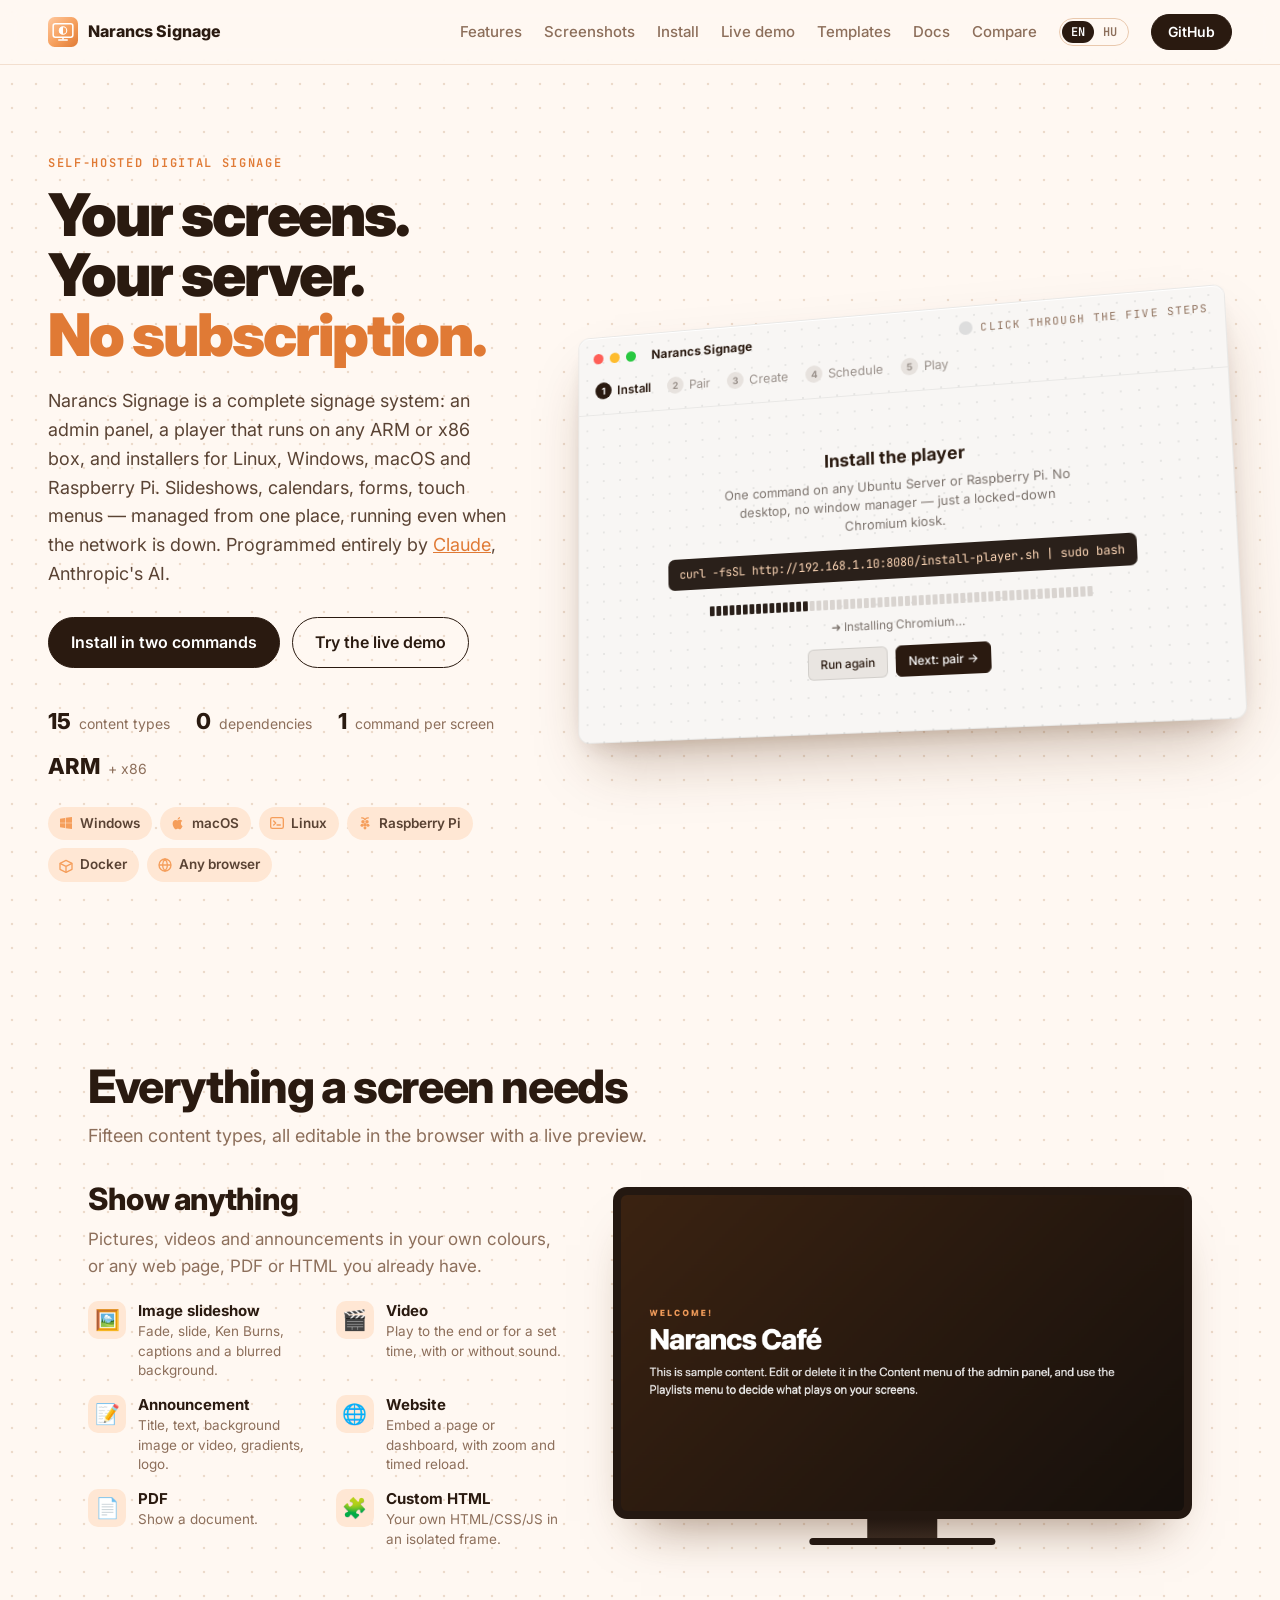
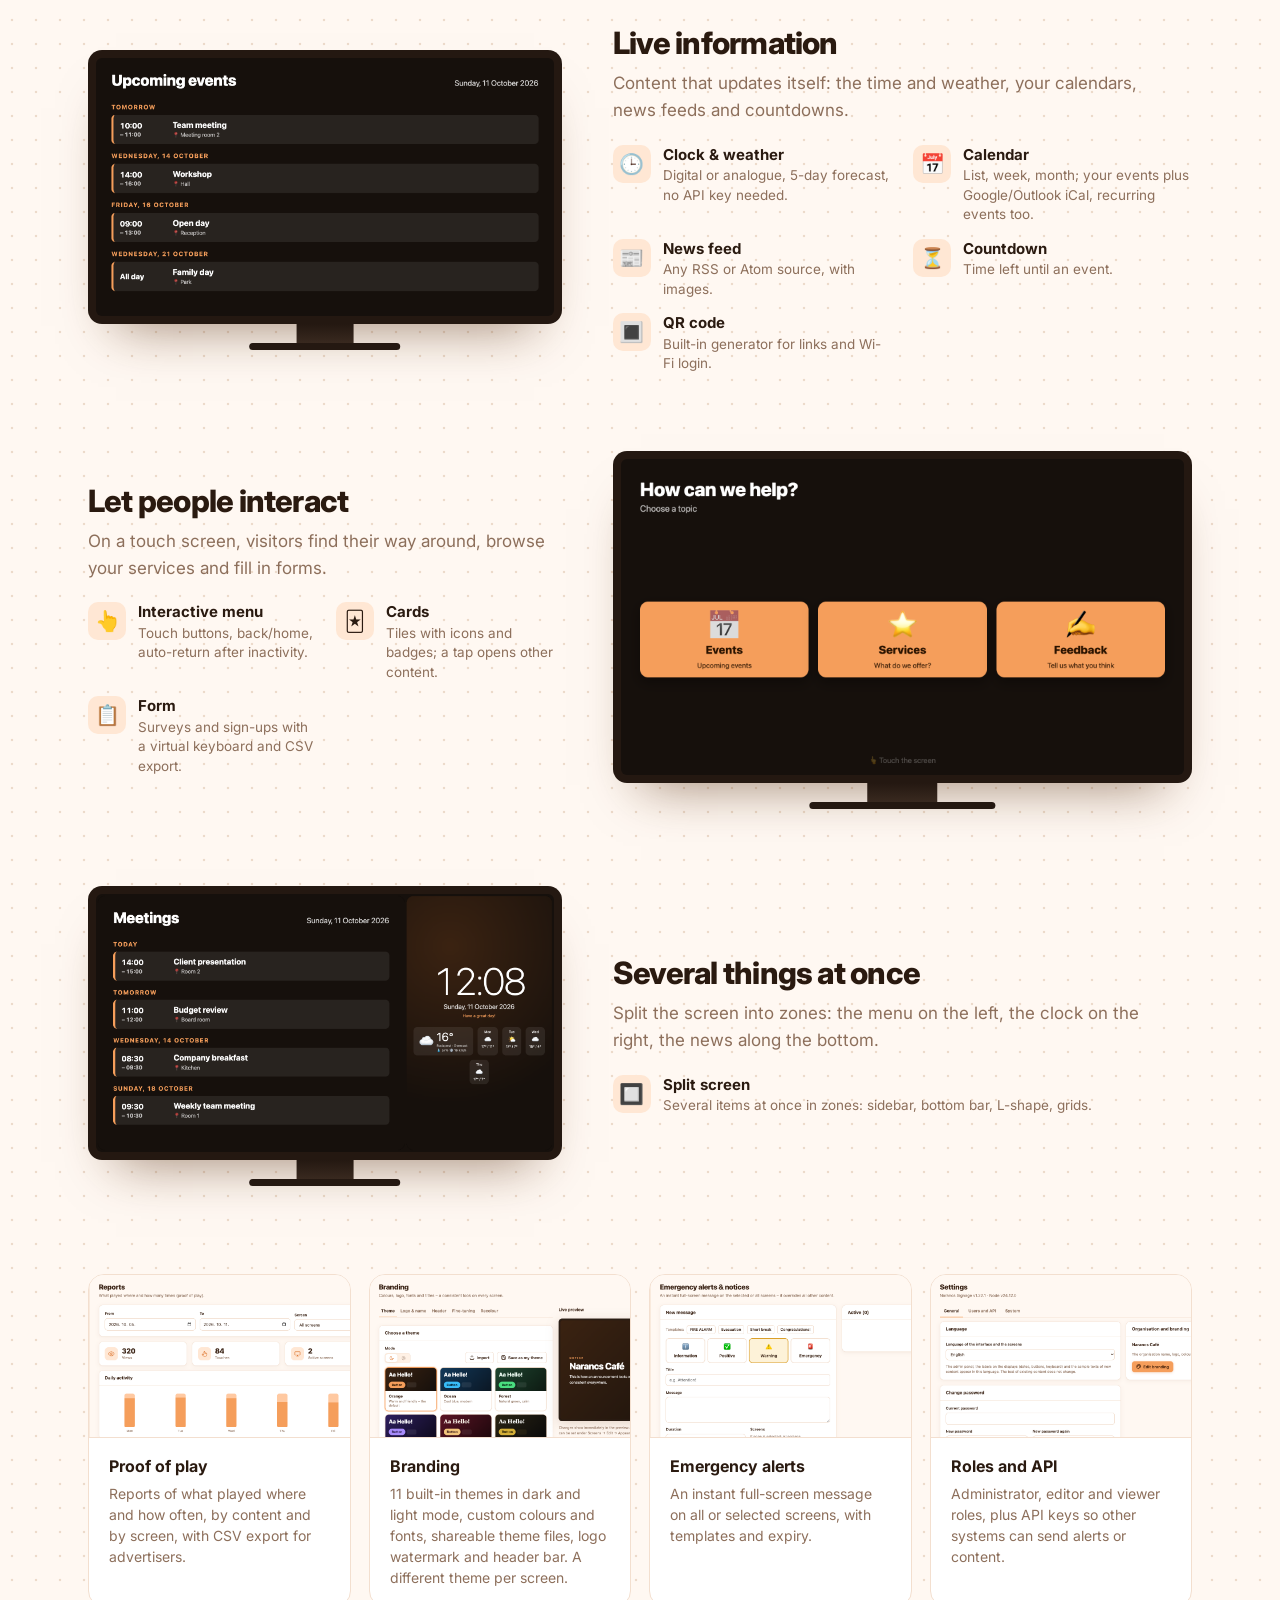
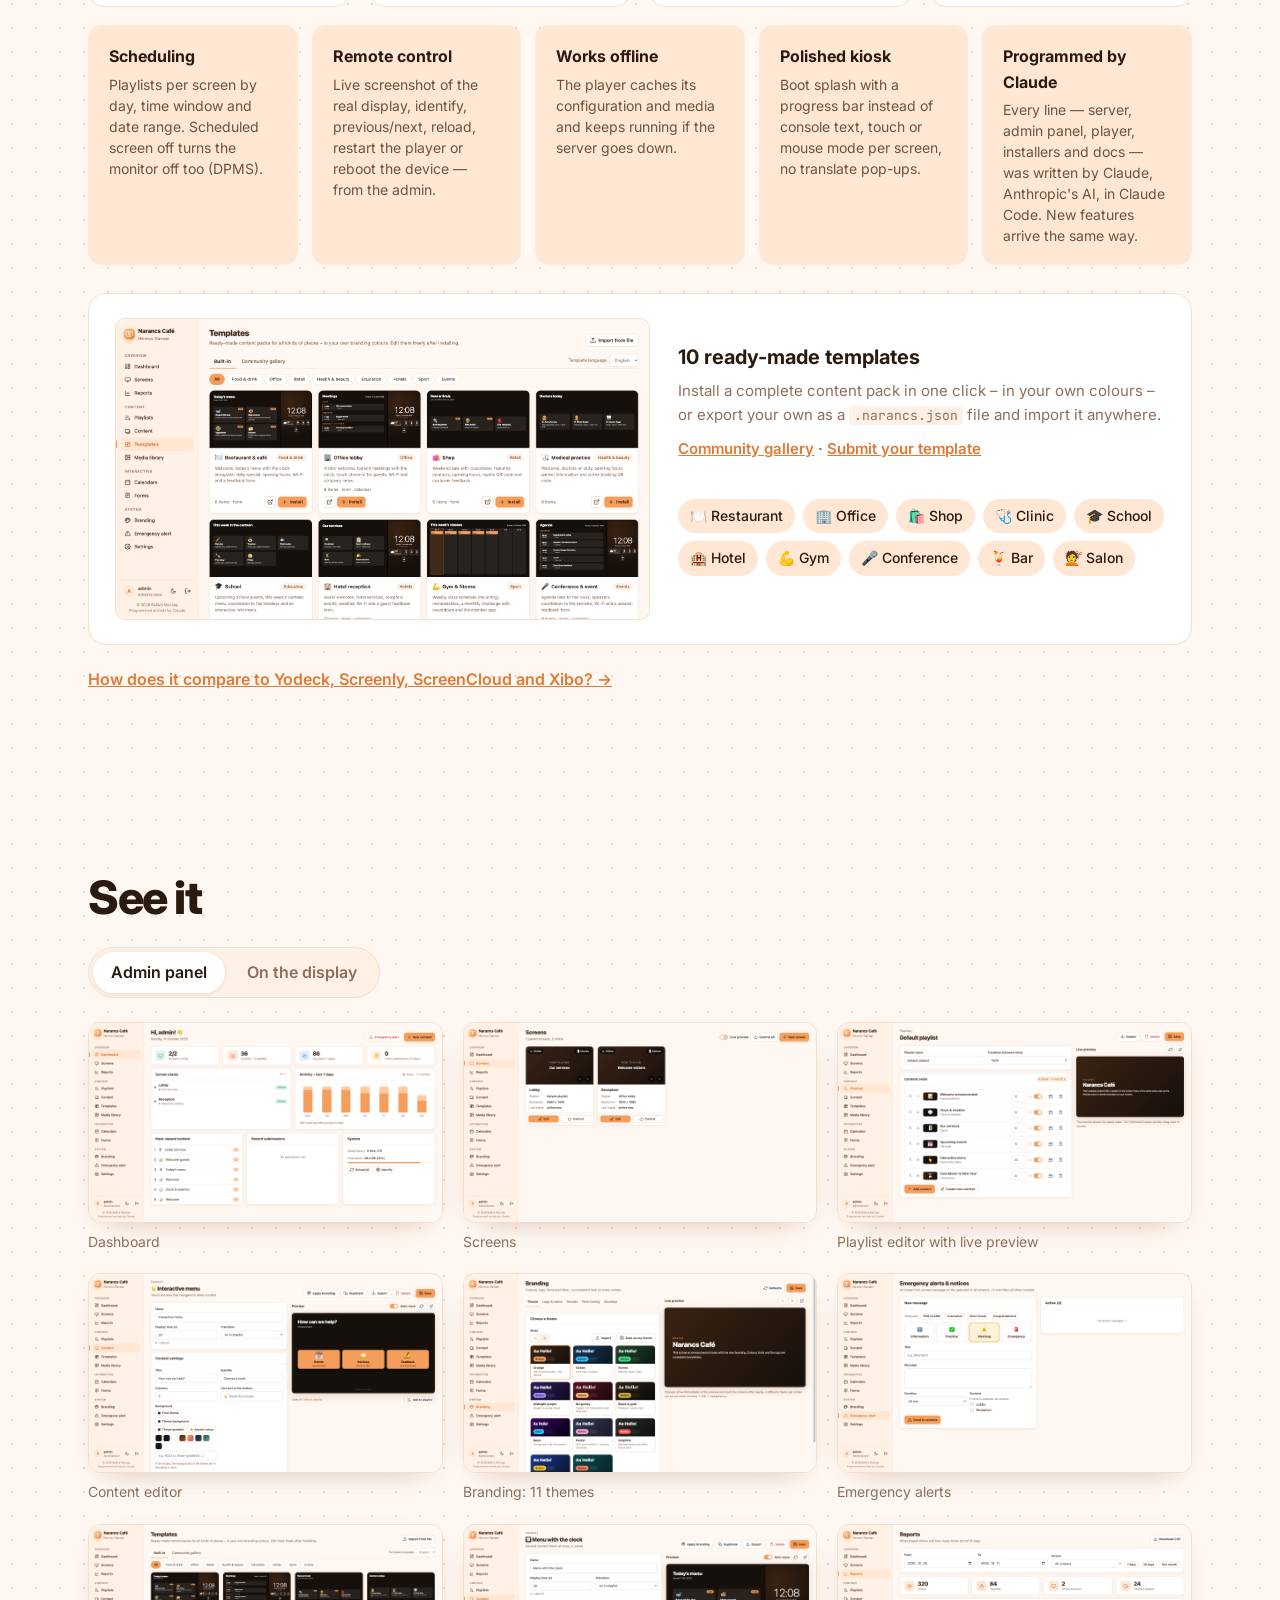
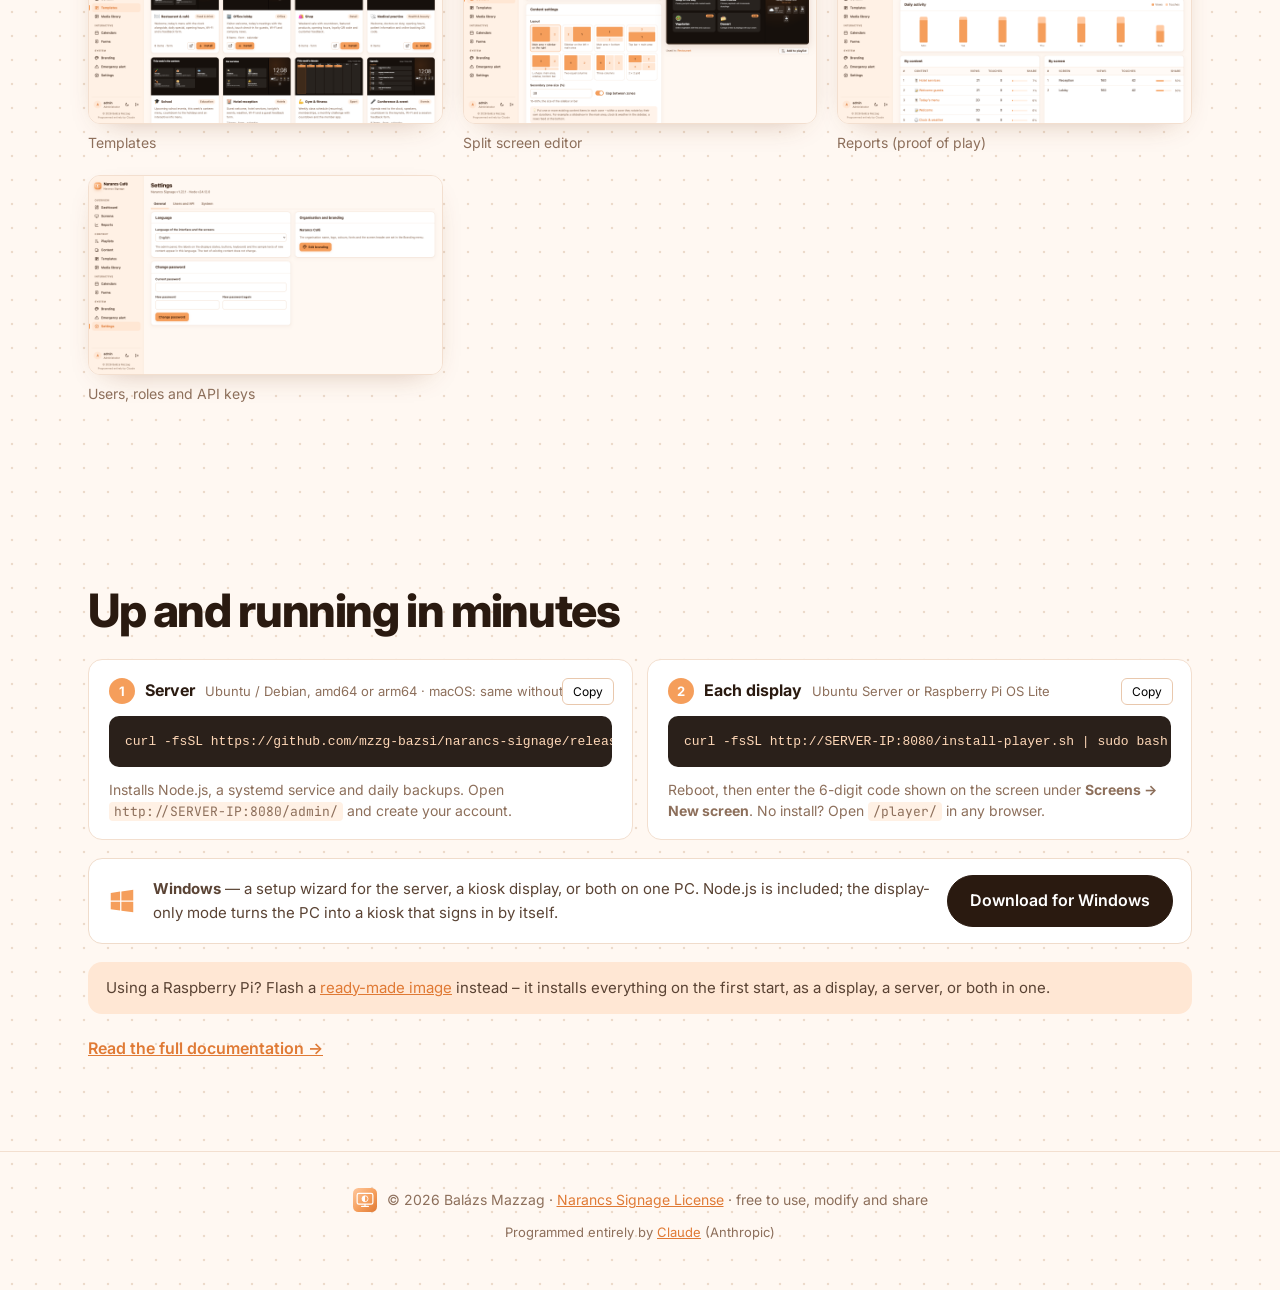
<file: index.html>
<!doctype html>
<html lang="en">
<head>
<meta charset="utf-8">
<meta name="viewport" content="width=device-width, initial-scale=1">
<title>Narancs Signage – free, self-hosted digital signage</title>
<meta name="description" content="A free, complete, self-hosted digital signage system: admin panel, ARM-ready player (Raspberry Pi) and installers for Linux, Windows, macOS and Docker.">
<meta name="google-site-verification" content="xJgnTZN5Fx2FP0pGk4t5Z1bfN5Xm5m6lGN_zC-WpTiw">
<link rel="alternate" hreflang="en" href="https://mzzg-bazsi.github.io/narancs-signage-website/">
<link rel="alternate" hreflang="hu" href="https://mzzg-bazsi.github.io/narancs-signage-website/?lang=hu">
<link rel="alternate" hreflang="x-default" href="https://mzzg-bazsi.github.io/narancs-signage-website/">
<meta property="og:type" content="website">
<meta property="og:site_name" content="Narancs Signage">
<meta property="og:title" content="Narancs Signage – free, self-hosted digital signage">
<meta property="og:description" content="A free, complete, self-hosted digital signage system: admin panel, ARM-ready player (Raspberry Pi) and installers for Linux, Windows, macOS and Docker.">
<meta property="og:url" content="https://mzzg-bazsi.github.io/narancs-signage-website/">
<meta property="og:image" content="https://mzzg-bazsi.github.io/narancs-signage-website/assets/og.png">
<meta property="og:image:width" content="1200">
<meta property="og:image:height" content="630">
<meta name="twitter:card" content="summary_large_image">
<link rel="icon" href="assets/favicon.svg" type="image/svg+xml">
<link rel="preconnect" href="https://fonts.googleapis.com">
<link rel="preconnect" href="https://fonts.gstatic.com" crossorigin>
<link href="https://fonts.googleapis.com/css2?family=Inter:wght@400;500;600;700;800;900&family=JetBrains+Mono:wght@400;600&display=swap" rel="stylesheet">
<link rel="stylesheet" href="style.css">
</head>
<body>

<header class="nav">
  <a class="brand" href="#top"><img src="assets/favicon.svg" alt="" width="30" height="30"> <span class="brand-name">Narancs Signage</span></a>
  <nav>
    <div class="nav-links">
      <a href="#features">Features</a>
      <a href="#screens">Screenshots</a>
      <a href="docs/#quickstart">Install</a>
      <a href="demo/">Live demo</a>
      <a href="templates/">Templates</a>
      <a href="docs/">Docs</a>
      <a href="compare/">Compare</a>
    </div>
    <span class="lang-switch"><button data-lang="en">EN</button><button data-lang="hu">HU</button></span>
    <a class="btn btn-sm" href="https://github.com/mzzg-bazsi/narancs-signage">GitHub</a>
    <button class="nav-toggle" type="button" aria-label="Menu" aria-expanded="false">☰</button>
  </nav>
</header>

<main id="top">
<section class="hero">
  <div class="hero-text">
    <p class="kicker">Self-hosted digital signage</p>
    <h1 data-i18n>Your screens.<br>Your server.<br><span>No subscription.</span></h1>
    <p class="lead">Narancs Signage is a complete signage system: an admin panel, a player that runs on any ARM or x86 box, and installers for Linux, Windows, macOS and Raspberry Pi. Slideshows, calendars, forms, touch menus — managed from one place, running even when the network is down. <span data-i18n>Programmed entirely by <a href="https://claude.com/claude-code">Claude</a>, Anthropic's AI.</span></p>
    <div class="cta">
      <a class="btn" href="docs/#quickstart">Install in two commands</a>
      <a class="btn btn-ghost" href="demo/">Try the live demo</a>
    </div>
    <ul class="stats">
      <li><b>15</b> content types</li>
      <li><b>0</b> dependencies</li>
      <li><b>1</b> command per screen</li>
      <li><b>ARM</b> + x86</li>
    </ul>
    <ul class="platforms" aria-label="Runs on">
      <li><svg viewBox="0 0 24 24" aria-hidden="true"><path d="M3 5.5 10.5 4.4v7.1H3zM11.5 4.3 21 3v8.5h-9.5zM3 12.5h7.5v7.1L3 18.5zM11.5 12.5H21V21l-9.5-1.3z" fill="currentColor"/></svg>Windows</li>
      <li><svg viewBox="0 0 24 24" aria-hidden="true"><path d="M16.4 12.6c0-2.3 1.9-3.4 2-3.5-1.1-1.6-2.8-1.8-3.4-1.8-1.4-.1-2.8.9-3.5.9-.7 0-1.8-.9-3-.8-1.5 0-3 .9-3.8 2.3-1.6 2.8-.4 7 1.2 9.3.8 1.1 1.7 2.4 2.9 2.3 1.2 0 1.6-.7 3-.7s1.8.7 3 .7c1.3 0 2.1-1.1 2.8-2.3.9-1.3 1.3-2.6 1.3-2.6s-2.5-1-2.5-3.8zM14.1 5.8c.6-.8 1.1-1.8 1-2.8-.9 0-2 .6-2.7 1.4-.6.7-1.1 1.7-1 2.7 1 .1 2-.5 2.7-1.3z" fill="currentColor"/></svg>macOS</li>
      <li><svg viewBox="0 0 24 24" aria-hidden="true"><rect x="2.5" y="4" width="19" height="16" rx="2.5" fill="none" stroke="currentColor" stroke-width="2"/><path d="m7 9 3 3-3 3M12 15h5" fill="none" stroke="currentColor" stroke-width="2" stroke-linecap="round" stroke-linejoin="round"/></svg>Linux</li>
      <li><svg viewBox="0 0 24 24" aria-hidden="true"><g fill="currentColor"><circle cx="9" cy="10" r="2.6"/><circle cx="15" cy="10" r="2.6"/><circle cx="12" cy="14.5" r="2.6"/><circle cx="7.6" cy="15.3" r="2.3"/><circle cx="16.4" cy="15.3" r="2.3"/><circle cx="12" cy="19.4" r="2.2"/></g><path d="M12 7.2C11 5 9 4 7 4.3M12 7.2c1-2.2 3-3.2 5-2.9" fill="none" stroke="currentColor" stroke-width="1.8" stroke-linecap="round"/></svg>Raspberry Pi</li>
      <li><svg viewBox="0 0 24 24" aria-hidden="true"><path d="M3 9.5 12 5l9 4.5v9L12 23l-9-4.5z" fill="none" stroke="currentColor" stroke-width="2" stroke-linejoin="round"/><path d="M3 9.5 12 14l9-4.5M12 14v9" fill="none" stroke="currentColor" stroke-width="2" stroke-linejoin="round"/></svg>Docker</li>
      <li><svg viewBox="0 0 24 24" aria-hidden="true"><circle cx="12" cy="12" r="9" fill="none" stroke="currentColor" stroke-width="2"/><path d="M3 12h18M12 3c2.5 2.6 3.7 5.6 3.7 9s-1.2 6.4-3.7 9c-2.5-2.6-3.7-5.6-3.7-9S9.5 5.6 12 3z" fill="none" stroke="currentColor" stroke-width="2"/></svg><span>Any browser</span></li>
    </ul>
  </div>

  <!-- Interaktív bemutató: öt lépés -->
  <div class="stage" id="demo">
    <div class="win">
      <div class="bar">
        <i class="tl r"></i><i class="tl y"></i><i class="tl g"></i>
        <b>Narancs Signage</b>
        <span class="hint"><i></i>Click through the five steps</span>
      </div>
      <div class="steps" role="tablist" aria-label="Demo steps">
        <button role="tab" class="step" aria-selected="true"><em>1</em>Install</button>
        <button role="tab" class="step"><em>2</em>Pair</button>
        <button role="tab" class="step"><em>3</em>Create</button>
        <button role="tab" class="step"><em>4</em>Schedule</button>
        <button role="tab" class="step"><em>5</em>Play</button>
      </div>

      <div class="panel">
        <!-- 1. Telepítés -->
        <section class="pane active" role="tabpanel">
          <h3>Install the player</h3>
          <p class="sub">One command on any Ubuntu Server or Raspberry Pi. No desktop, no window manager — just a locked-down Chromium kiosk.</p>
          <code class="cmd">curl -fsSL http://192.168.1.10:8080/install-player.sh | sudo bash</code>
          <div class="ticks" id="ticks" aria-hidden="true"></div>
          <p class="status" id="instStatus">Waiting…</p>
          <div class="btns"><button class="mini" id="instRun">Run again</button><button class="mini primary" data-go="1">Next: pair →</button></div>
        </section>

        <!-- 2. Párosítás -->
        <section class="pane" role="tabpanel">
          <div class="split">
            <div class="tv"><div class="tv-screen pairing"><img src="assets/logo.svg" alt=""><small>Pairing code</small><strong id="pairCode">482 913</strong></div></div>
            <div class="form">
              <h3>Pair the screen</h3>
              <p class="sub">After the reboot the display shows a 6-digit code. Type it into the admin panel.</p>
              <div class="digits" id="digits"><span></span><span></span><span></span><span></span><span></span><span></span></div>
              <label class="field"><span>Name</span><b>Lobby</b></label>
              <button class="mini primary" id="pairBtn">Enter code &amp; pair</button>
              <p class="status ok" id="pairOk" hidden>✓ “Lobby” is online — 1920×1080, Chromium 140</p>
            </div>
          </div>
        </section>

        <!-- 3. Tartalom -->
        <section class="pane" role="tabpanel">
          <div class="split">
            <div class="types" id="types">
              <button data-img="player-welcome" class="on">📝 Announcement</button>
              <button data-img="player-clock">🕒 Clock &amp; weather</button>
              <button data-img="player-calendar">📅 Calendar</button>
              <button data-img="player-cards">🃏 Cards</button>
              <button data-img="player-menu">👆 Touch menu</button>
              <button data-img="player-form">📋 Form</button>
            </div>
            <div class="form">
              <div class="tv"><div class="tv-screen"><img id="typeImg" src="assets/shots/player-welcome.png" alt="Content preview"></div></div>
              <p class="sub center">Live preview, coloured by your branding. 15 types in total.</p>
            </div>
          </div>
        </section>

        <!-- 4. Ütemezés -->
        <section class="pane" role="tabpanel">
          <h3>Schedule the day</h3>
          <p class="sub">Different playlists by time, weekday and date range. Drag the needle.</p>
          <div class="timeline" id="timeline">
            <div class="blk off" style="left:0;width:6.25%">off</div>
            <div class="blk a" style="left:6.25%;width:25%">Breakfast menu</div>
            <div class="blk b" style="left:31.25%;width:18.75%">Lunch specials</div>
            <div class="blk c" style="left:50%;width:37.5%">Events &amp; calendar</div>
            <div class="blk off" style="left:87.5%;width:12.5%">screen off</div>
            <div class="needle" id="needle"></div>
          </div>
          <div class="hours"><span>06</span><span>10</span><span>14</span><span>18</span><span>22</span></div>
          <p class="status" id="nowPlaying"></p>
        </section>

        <!-- 5. Lejátszás -->
        <section class="pane" role="tabpanel">
          <div class="split">
            <div class="tv big"><div class="tv-screen" id="player">
              <img src="assets/shots/player-welcome.png" alt="" class="on">
              <img src="assets/shots/player-clock.png" alt="">
              <img src="assets/shots/player-calendar.png" alt="">
              <img src="assets/shots/player-cards.png" alt="">
              <div class="ticker"><span>Welcome to the lobby · Today 14:00 team meeting in room 2 · Lunch: goulash soup · Wi-Fi: Guest / scan the QR code ·</span></div>
              <div class="alert" id="alert" hidden><b>🔥 FIRE ALARM</b><span>Leave the building by the nearest exit</span></div>
            </div></div>
            <div class="form">
              <h3>It plays</h3>
              <p class="sub">Fades, slides, Ken Burns. Cached offline. Remote reload, restart and emergency alerts from the admin.</p>
              <button class="mini" id="nextSlide">Next slide</button>
              <button class="mini danger" id="alertBtn">Send emergency alert</button>
            </div>
          </div>
        </section>
      </div>
    </div>

  </div>
</section>

<section id="features" class="section">
  <h2>Everything a screen needs</h2>
  <p class="section-lead">Fifteen content types, all editable in the browser with a live preview.</p>
  <div class="showcase">
    <div class="show-row">
      <div class="show-text">
        <h3>Show anything</h3>
        <p class="show-lead">Pictures, videos and announcements in your own colours, or any web page, PDF or HTML you already have.</p>
        <ul class="show-types">
        <li><span aria-hidden="true">🖼️</span><div><b>Image slideshow</b><p>Fade, slide, Ken Burns, captions and a blurred background.</p></div></li>
        <li><span aria-hidden="true">🎬</span><div><b>Video</b><p>Play to the end or for a set time, with or without sound.</p></div></li>
        <li><span aria-hidden="true">📝</span><div><b>Announcement</b><p>Title, text, background image or video, gradients, logo.</p></div></li>
        <li><span aria-hidden="true">🌐</span><div><b>Website</b><p>Embed a page or dashboard, with zoom and timed reload.</p></div></li>
        <li><span aria-hidden="true">📄</span><div><b>PDF</b><p>Show a document.</p></div></li>
        <li><span aria-hidden="true">🧩</span><div><b>Custom HTML</b><p>Your own HTML/CSS/JS in an isolated frame.</p></div></li>
        </ul>
      </div>
      <a class="lb show-tv" href="assets/shots/player-welcome.png" data-cap="Announcement with the organisation logo"><span class="show-bezel"><img loading="lazy" src="assets/shots/player-welcome.png" alt="Announcement with the organisation logo" width="1600" height="900"></span></a>
    </div>
    <div class="show-row flip">
      <div class="show-text">
        <h3>Live information</h3>
        <p class="show-lead">Content that updates itself: the time and weather, your calendars, news feeds and countdowns.</p>
        <ul class="show-types">
        <li><span aria-hidden="true">🕒</span><div><b>Clock &amp; weather</b><p>Digital or analogue, 5-day forecast, no API key needed.</p></div></li>
        <li><span aria-hidden="true">📅</span><div><b>Calendar</b><p>List, week, month; your events plus Google/Outlook iCal, recurring events too.</p></div></li>
        <li><span aria-hidden="true">📰</span><div><b>News feed</b><p>Any RSS or Atom source, with images.</p></div></li>
        <li><span aria-hidden="true">⏳</span><div><b>Countdown</b><p>Time left until an event.</p></div></li>
        <li><span aria-hidden="true">🔳</span><div><b>QR code</b><p>Built-in generator for links and Wi-Fi login.</p></div></li>
        </ul>
      </div>
      <a class="lb show-tv" href="assets/shots/player-calendar.png" data-cap="Calendar with this week’s events"><span class="show-bezel"><img loading="lazy" src="assets/shots/player-calendar.png" alt="Calendar with this week’s events" width="1600" height="900"></span></a>
    </div>
    <div class="show-row">
      <div class="show-text">
        <h3>Let people interact</h3>
        <p class="show-lead">On a touch screen, visitors find their way around, browse your services and fill in forms.</p>
        <ul class="show-types">
        <li><span aria-hidden="true">👆</span><div><b>Interactive menu</b><p>Touch buttons, back/home, auto-return after inactivity.</p></div></li>
        <li><span aria-hidden="true">🃏</span><div><b>Cards</b><p>Tiles with icons and badges; a tap opens other content.</p></div></li>
        <li><span aria-hidden="true">📋</span><div><b>Form</b><p>Surveys and sign-ups with a virtual keyboard and CSV export.</p></div></li>
        </ul>
      </div>
      <a class="lb show-tv" href="assets/shots/player-menu.png" data-cap="Interactive touch menu"><span class="show-bezel"><img loading="lazy" src="assets/shots/player-menu.png" alt="Interactive touch menu" width="1600" height="900"></span></a>
    </div>
    <div class="show-row flip">
      <div class="show-text">
        <h3>Several things at once</h3>
        <p class="show-lead">Split the screen into zones: the menu on the left, the clock on the right, the news along the bottom.</p>
        <ul class="show-types">
        <li><span aria-hidden="true">🔲</span><div><b>Split screen</b><p>Several items at once in zones: sidebar, bottom bar, L-shape, grids.</p></div></li>
        </ul>
      </div>
      <a class="lb show-tv" href="assets/shots/player-zones.png" data-cap="Split screen: meetings next to the clock and weather"><span class="show-bezel"><img loading="lazy" src="assets/shots/player-zones.png" alt="Split screen: meetings next to the clock and weather" width="1600" height="900"></span></a>
    </div>
  </div>

  <div class="perk-shots">
    <article><a class="lb perk-img" href="assets/shots/admin-reports.png" data-cap="Reports"><img loading="lazy" src="assets/shots/admin-reports.png" alt="Reports" width="1600" height="900"></a><h3>Proof of play</h3><p>Reports of what played where and how often, by content and by screen, with CSV export for advertisers.</p></article>
    <article><a class="lb perk-img" href="assets/shots/admin-branding.png" data-cap="Branding: 11 themes"><img loading="lazy" src="assets/shots/admin-branding.png" alt="Branding: 11 themes" width="1600" height="900"></a><h3>Branding</h3><p>11 built-in themes in dark and light mode, custom colours and fonts, shareable theme files, logo watermark and header bar. A different theme per screen.</p></article>
    <article><a class="lb perk-img" href="assets/shots/admin-alerts.png" data-cap="Emergency alerts"><img loading="lazy" src="assets/shots/admin-alerts.png" alt="Emergency alerts" width="1600" height="900"></a><h3>Emergency alerts</h3><p>An instant full-screen message on all or selected screens, with templates and expiry.</p></article>
    <article><a class="lb perk-img" href="assets/shots/admin-settings.png" data-cap="Users, roles and API keys"><img loading="lazy" src="assets/shots/admin-settings.png" alt="Users, roles and API keys" width="1600" height="900"></a><h3>Roles and API</h3><p>Administrator, editor and viewer roles, plus API keys so other systems can send alerts or content.</p></article>
  </div>
  <div class="grid perks">
    <article><h3>Scheduling</h3><p>Playlists per screen by day, time window and date range. Scheduled screen off turns the monitor off too (DPMS).</p></article>
    <article><h3>Remote control</h3><p>Live screenshot of the real display, identify, previous/next, reload, restart the player or reboot the device — from the admin.</p></article>
    <article><h3>Works offline</h3><p>The player caches its configuration and media and keeps running if the server goes down.</p></article>
    <article><h3>Polished kiosk</h3><p>Boot splash with a progress bar instead of console text, touch or mouse mode per screen, no translate pop-ups.</p></article>
    <article><h3>Programmed by Claude</h3><p>Every line — server, admin panel, player, installers and docs — was written by Claude, Anthropic's AI, in Claude Code. New features arrive the same way.</p></article>
  </div>
  <div class="tpl-strip">
    <a class="lb tpl-img" href="assets/shots/admin-templates.png" data-cap="Templates in the admin panel"><img loading="lazy" src="assets/shots/admin-templates.png" alt="Templates in the admin panel" width="1600" height="900"></a>
    <div>
      <h3>10 ready-made templates</h3>
      <p>Install a complete content pack in one click – in your own colours – or export your own as a <code>.narancs.json</code> file and import it anywhere.</p>
      <p class="tpl-links"><a href="templates/">Community gallery</a> · <a href="docs/#gallery">Submit your template</a></p>
    </div>
    <ul>
      <li>🍽️ Restaurant</li><li>🏢 Office</li><li>🛍️ Shop</li><li>🩺 Clinic</li><li>🎓 School</li>
      <li>🏨 Hotel</li><li>💪 Gym</li><li>🎤 Conference</li><li>🍹 Bar</li><li>💇 Salon</li>
    </ul>
  </div>
  <p class="more-docs"><a href="compare/">How does it compare to Yodeck, Screenly, ScreenCloud and Xibo? →</a></p>
</section>

<section id="screens" class="section">
  <h2>See it</h2>
  <div class="tabs" role="tablist">
    <button role="tab" aria-selected="true" data-tab="admin">Admin panel</button>
    <button role="tab" data-tab="player">On the display</button>
  </div>
  <div class="gallery" data-panel="admin">
    <figure><a href="assets/shots/admin-dashboard.png"><img loading="lazy" src="assets/shots/admin-dashboard.png" alt="Dashboard"></a><figcaption>Dashboard</figcaption></figure>
    <figure><a href="assets/shots/admin-screens.png"><img loading="lazy" src="assets/shots/admin-screens.png" alt="Screens"></a><figcaption>Screens</figcaption></figure>
    <figure><a href="assets/shots/admin-playlist.png"><img loading="lazy" src="assets/shots/admin-playlist.png" alt="Playlist editor"></a><figcaption>Playlist editor with live preview</figcaption></figure>
    <figure><a href="assets/shots/admin-content-editor.png"><img loading="lazy" src="assets/shots/admin-content-editor.png" alt="Content editor"></a><figcaption>Content editor</figcaption></figure>
    <figure><a href="assets/shots/admin-branding.png"><img loading="lazy" src="assets/shots/admin-branding.png" alt="Branding"></a><figcaption>Branding: 11 themes</figcaption></figure>
    <figure><a href="assets/shots/admin-alerts.png"><img loading="lazy" src="assets/shots/admin-alerts.png" alt="Emergency alerts"></a><figcaption>Emergency alerts</figcaption></figure>
    <figure><a href="assets/shots/admin-templates.png"><img loading="lazy" src="assets/shots/admin-templates.png" alt="Templates"></a><figcaption>Templates</figcaption></figure>
    <figure><a href="assets/shots/admin-zones.png"><img loading="lazy" src="assets/shots/admin-zones.png" alt="Split screen editor"></a><figcaption>Split screen editor</figcaption></figure>
    <figure><a href="assets/shots/admin-reports.png"><img loading="lazy" src="assets/shots/admin-reports.png" alt="Reports (proof of play)"></a><figcaption>Reports (proof of play)</figcaption></figure>
    <figure><a href="assets/shots/admin-settings.png"><img loading="lazy" src="assets/shots/admin-settings.png" alt="Users, roles and API keys"></a><figcaption>Users, roles and API keys</figcaption></figure>
  </div>
  <div class="gallery" data-panel="player" hidden>
    <figure><a href="assets/shots/player-welcome.png"><img loading="lazy" src="assets/shots/player-welcome.png" alt="Announcement"></a><figcaption>Announcement</figcaption></figure>
    <figure><a href="assets/shots/player-clock.png"><img loading="lazy" src="assets/shots/player-clock.png" alt="Clock and weather"></a><figcaption>Clock &amp; weather</figcaption></figure>
    <figure><a href="assets/shots/player-calendar.png"><img loading="lazy" src="assets/shots/player-calendar.png" alt="Calendar"></a><figcaption>Calendar</figcaption></figure>
    <figure><a href="assets/shots/player-cards.png"><img loading="lazy" src="assets/shots/player-cards.png" alt="Cards"></a><figcaption>Cards</figcaption></figure>
    <figure><a href="assets/shots/player-menu.png"><img loading="lazy" src="assets/shots/player-menu.png" alt="Interactive menu"></a><figcaption>Interactive menu</figcaption></figure>
    <figure><a href="assets/shots/player-form.png"><img loading="lazy" src="assets/shots/player-form.png" alt="Touch-screen form"></a><figcaption>Touch-screen form</figcaption></figure>
    <figure><a href="assets/shots/player-zones.png"><img loading="lazy" src="assets/shots/player-zones.png" alt="Split screen: meetings and clock"></a><figcaption>Split screen: meetings and clock</figcaption></figure>
    <figure><a href="assets/shots/player-restaurant.png"><img loading="lazy" src="assets/shots/player-restaurant.png" alt="Restaurant template: menu and clock"></a><figcaption>Restaurant template: menu and clock</figcaption></figure>
    <figure><a href="assets/shots/player-hotel.png"><img loading="lazy" src="assets/shots/player-hotel.png" alt="Hotel template: services"></a><figcaption>Hotel template: services</figcaption></figure>
    <figure><a href="assets/shots/player-doctors.png"><img loading="lazy" src="assets/shots/player-doctors.png" alt="Clinic template: doctors on duty"></a><figcaption>Clinic template: doctors on duty</figcaption></figure>
  </div>
</section>

<section id="install" class="section">
  <h2>Up and running in minutes</h2>
  <div class="grid install">
    <article>
      <h3><em>1</em> Server <small>Ubuntu / Debian, amd64 or arm64 · macOS: same without sudo</small></h3>
      <pre><code>curl -fsSL https://github.com/mzzg-bazsi/narancs-signage/releases/latest/download/install.sh | sudo bash</code></pre>
      <button class="copy">Copy</button>
      <p data-i18n>Installs Node.js, a systemd service and daily backups. Open <code>http://SERVER-IP:8080/admin/</code> and create your account.</p>
    </article>
    <article>
      <h3><em>2</em> Each display <small>Ubuntu Server or Raspberry Pi OS Lite</small></h3>
      <pre><code>curl -fsSL http://SERVER-IP:8080/install-player.sh | sudo bash</code></pre>
      <button class="copy">Copy</button>
      <p data-i18n>Reboot, then enter the 6-digit code shown on the screen under <b>Screens → New screen</b>. No install? Open <code>/player/</code> in any browser.</p>
    </article>
  </div>
  <div class="win-note">
    <svg viewBox="0 0 24 24" aria-hidden="true"><path d="M3 5.5 10.5 4.4v7.1H3zM11.5 4.3 21 3v8.5h-9.5zM3 12.5h7.5v7.1L3 18.5zM11.5 12.5H21V21l-9.5-1.3z" fill="currentColor"/></svg>
    <div><b>Windows</b> <span data-i18n>— a setup wizard for the server, a kiosk display, or both on one PC. Node.js is included; the display-only mode turns the PC into a kiosk that signs in by itself.</span></div>
    <a class="btn" href="https://github.com/mzzg-bazsi/narancs-signage/releases/latest/download/NarancsSignageSetup.exe">Download for Windows</a>
  </div>
  <p class="pi-note" data-i18n>Using a Raspberry Pi? Flash a <a href="docs/#pi-image">ready-made image</a> instead – it installs everything on the first start, as a display, a server, or both in one.</p>
  <p class="more-docs"><a href="docs/">Read the full documentation →</a></p>
</section>
</main>

<footer>
  <img src="assets/favicon.svg" alt="" width="24" height="24">
  <span data-i18n>© 2026 Balázs Mazzag · <a href="https://github.com/mzzg-bazsi/narancs-signage/blob/main/LICENSE">Narancs Signage License</a> · free to use, modify and share</span>
  <span class="built-with" data-i18n>Programmed entirely by <a href="https://claude.com/claude-code">Claude</a> (Anthropic)</span>
</footer>

<dialog class="lightbox" id="lightbox" aria-label="Screenshot viewer">
  <figure>
    <img id="lbImg" alt="">
    <figcaption><span id="lbCap"></span><span id="lbNum"></span></figcaption>
  </figure>
  <button class="lb-btn lb-prev" id="lbPrev" aria-label="Previous">‹</button>
  <button class="lb-btn lb-next" id="lbNext" aria-label="Next">›</button>
  <button class="lb-btn lb-close" id="lbClose" aria-label="Close">×</button>
</dialog>

<script src="i18n.js"></script>
<script src="demo.js"></script>
</body>
</html>
</file>
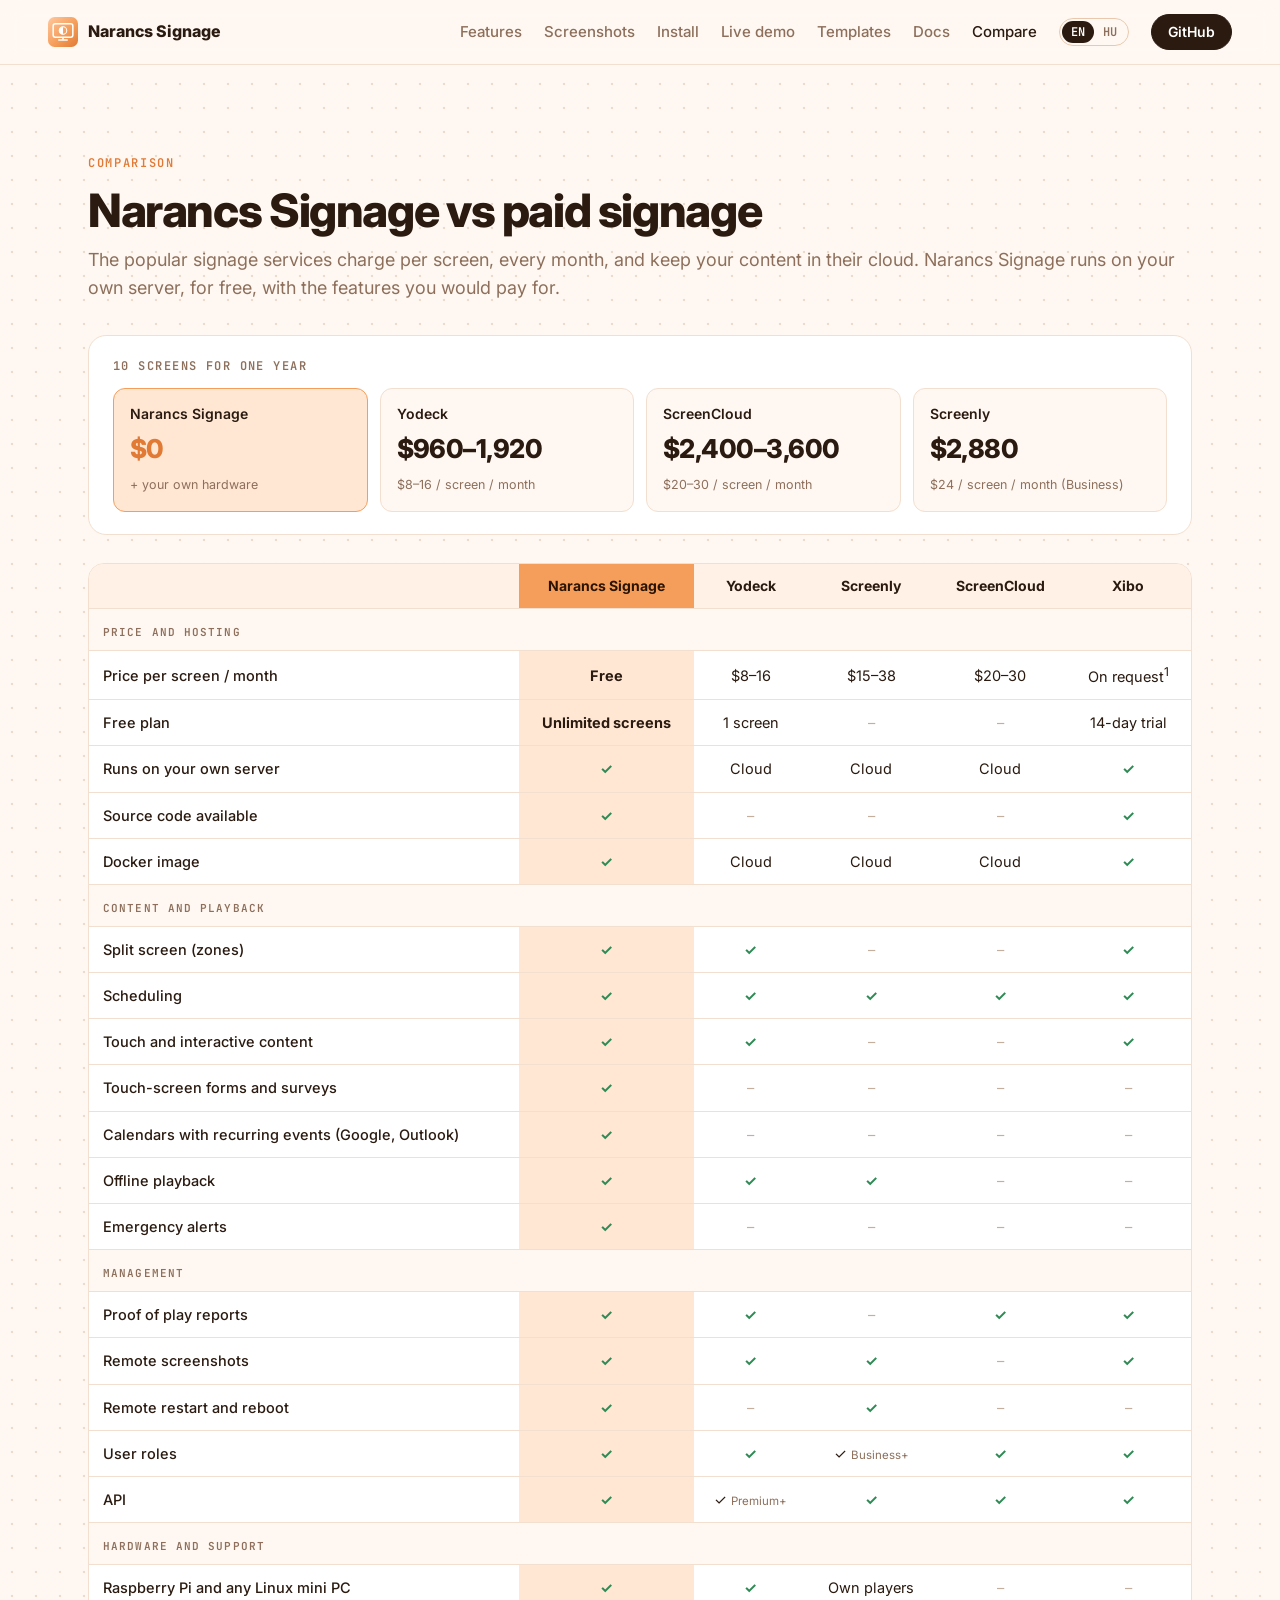
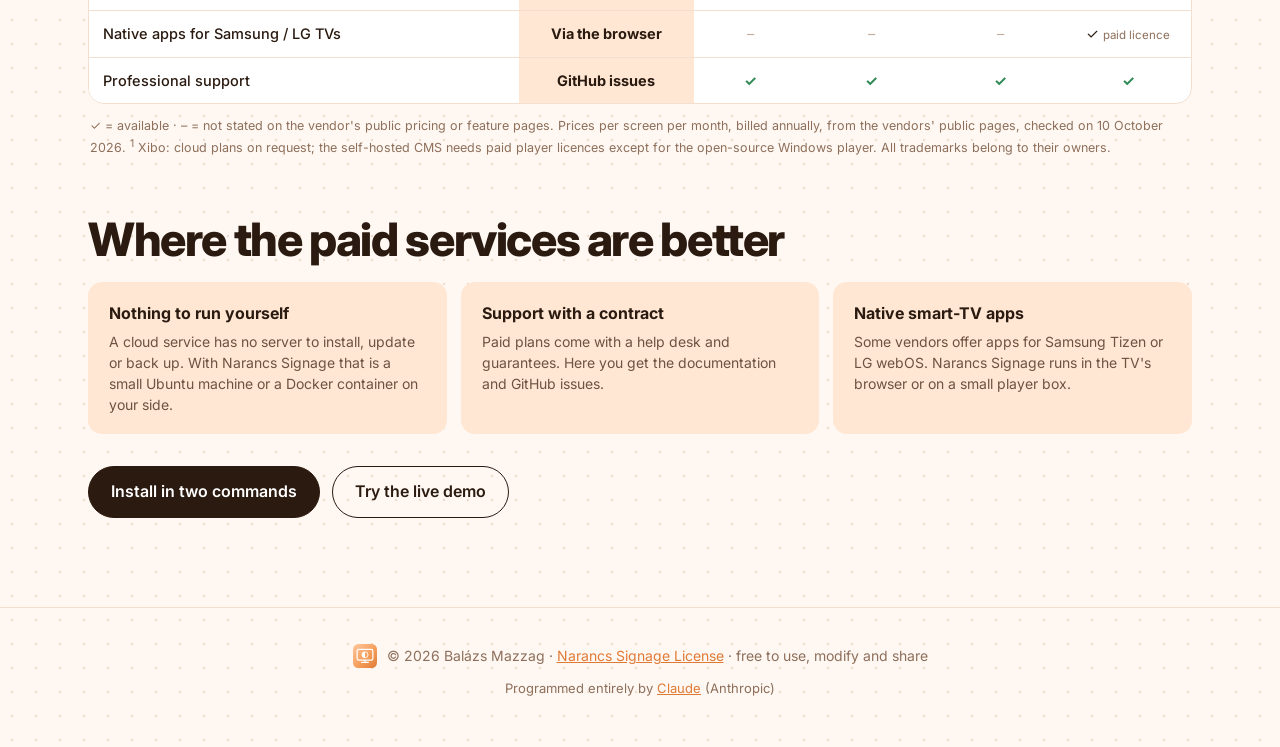
<file: compare/index.html>
<!doctype html>
<html lang="en">
<head>
<meta charset="utf-8">
<meta name="viewport" content="width=device-width, initial-scale=1">
<title>Narancs Signage vs paid signage</title>
<meta name="description" content="Narancs Signage compared with Yodeck, Screenly, ScreenCloud and Xibo: price, self-hosting and features.">
<link rel="alternate" hreflang="en" href="https://mzzg-bazsi.github.io/narancs-signage-website/compare/">
<link rel="alternate" hreflang="hu" href="https://mzzg-bazsi.github.io/narancs-signage-website/compare/?lang=hu">
<link rel="alternate" hreflang="x-default" href="https://mzzg-bazsi.github.io/narancs-signage-website/compare/">
<meta property="og:type" content="website">
<meta property="og:site_name" content="Narancs Signage">
<meta property="og:title" content="Narancs Signage vs paid signage">
<meta property="og:description" content="Narancs Signage compared with Yodeck, Screenly, ScreenCloud and Xibo: price, self-hosting and features.">
<meta property="og:url" content="https://mzzg-bazsi.github.io/narancs-signage-website/compare/">
<meta property="og:image" content="https://mzzg-bazsi.github.io/narancs-signage-website/assets/og.png">
<meta name="twitter:card" content="summary_large_image">
<link rel="icon" href="../assets/favicon.svg" type="image/svg+xml">
<link rel="preconnect" href="https://fonts.googleapis.com">
<link rel="preconnect" href="https://fonts.gstatic.com" crossorigin>
<link href="https://fonts.googleapis.com/css2?family=Inter:wght@400;500;600;700;800;900&family=JetBrains+Mono:wght@400;600&display=swap" rel="stylesheet">
<link rel="stylesheet" href="../style.css">
</head>
<body>

<header class="nav">
  <a class="brand" href="../"><img src="../assets/favicon.svg" alt="" width="30" height="30"> <span class="brand-name">Narancs Signage</span></a>
  <nav>
    <div class="nav-links">
      <a href="../#features">Features</a>
      <a href="../#screens">Screenshots</a>
      <a href="../docs/#quickstart">Install</a>
      <a href="../demo/">Live demo</a>
      <a href="../templates/">Templates</a>
      <a href="../docs/">Docs</a>
      <a href="./" aria-current="page">Compare</a>
    </div>
    <span class="lang-switch"><button data-lang="en">EN</button><button data-lang="hu">HU</button></span>
    <a class="btn btn-sm" href="https://github.com/mzzg-bazsi/narancs-signage">GitHub</a>
    <button class="nav-toggle" type="button" aria-label="Menu" aria-expanded="false">☰</button>
  </nav>
</header>

<main class="section compare">
  <p class="kicker">Comparison</p>
  <h2>Narancs Signage vs paid signage</h2>
  <p class="section-lead">The popular signage services charge per screen, every month, and keep your content in their cloud. Narancs Signage runs on your own server, for free, with the features you would pay for.</p>

  <div class="savings">
    <p class="savings-title">10 screens for one year</p>
    <div class="grid savings-grid">
      <article class="us"><span>Narancs Signage</span><b>$0</b><small>+ your own hardware</small></article>
      <article><span>Yodeck</span><b>$960–1,920</b><small>$8–16 / screen / month</small></article>
      <article><span>ScreenCloud</span><b>$2,400–3,600</b><small>$20–30 / screen / month</small></article>
      <article><span>Screenly</span><b>$2,880</b><small>$24 / screen / month (Business)</small></article>
    </div>
  </div>

  <div class="table-scroll">
    <table class="cmp">
      <thead>
        <tr><th></th><th class="us">Narancs Signage</th><th>Yodeck</th><th>Screenly</th><th>ScreenCloud</th><th>Xibo</th></tr>
      </thead>
      <tbody>
        <tr class="group"><td colspan="6">Price and hosting</td></tr>
        <tr><td>Price per screen / month</td><td class="us"><b>Free</b></td><td>$8–16</td><td>$15–38</td><td>$20–30</td><td>On request<sup>1</sup></td></tr>
        <tr><td>Free plan</td><td class="us">Unlimited screens</td><td>1 screen</td><td class="no">–</td><td class="no">–</td><td>14-day trial</td></tr>
        <tr><td>Runs on your own server</td><td class="us yes">✓</td><td>Cloud</td><td>Cloud</td><td>Cloud</td><td class="yes">✓</td></tr>
        <tr><td>Source code available</td><td class="us yes">✓</td><td class="no">–</td><td class="no">–</td><td class="no">–</td><td class="yes">✓</td></tr>
        <tr><td>Docker image</td><td class="us yes">✓</td><td>Cloud</td><td>Cloud</td><td>Cloud</td><td class="yes">✓</td></tr>

        <tr class="group"><td colspan="6">Content and playback</td></tr>
        <tr><td>Split screen (zones)</td><td class="us yes">✓</td><td class="yes">✓</td><td class="no">–</td><td class="no">–</td><td class="yes">✓</td></tr>
        <tr><td>Scheduling</td><td class="us yes">✓</td><td class="yes">✓</td><td class="yes">✓</td><td class="yes">✓</td><td class="yes">✓</td></tr>
        <tr><td>Touch and interactive content</td><td class="us yes">✓</td><td class="yes">✓</td><td class="no">–</td><td class="no">–</td><td class="yes">✓</td></tr>
        <tr><td>Touch-screen forms and surveys</td><td class="us yes">✓</td><td class="no">–</td><td class="no">–</td><td class="no">–</td><td class="no">–</td></tr>
        <tr><td>Calendars with recurring events (Google, Outlook)</td><td class="us yes">✓</td><td class="no">–</td><td class="no">–</td><td class="no">–</td><td class="no">–</td></tr>
        <tr><td>Offline playback</td><td class="us yes">✓</td><td class="yes">✓</td><td class="yes">✓</td><td class="no">–</td><td class="no">–</td></tr>
        <tr><td>Emergency alerts</td><td class="us yes">✓</td><td class="no">–</td><td class="no">–</td><td class="no">–</td><td class="no">–</td></tr>

        <tr class="group"><td colspan="6">Management</td></tr>
        <tr><td>Proof of play reports</td><td class="us yes">✓</td><td class="yes">✓</td><td class="no">–</td><td class="yes">✓</td><td class="yes">✓</td></tr>
        <tr><td>Remote screenshots</td><td class="us yes">✓</td><td class="yes">✓</td><td class="yes">✓</td><td class="no">–</td><td class="yes">✓</td></tr>
        <tr><td>Remote restart and reboot</td><td class="us yes">✓</td><td class="no">–</td><td class="yes">✓</td><td class="no">–</td><td class="no">–</td></tr>
        <tr><td>User roles</td><td class="us yes">✓</td><td class="yes">✓</td><td>✓ <small>Business+</small></td><td class="yes">✓</td><td class="yes">✓</td></tr>
        <tr><td>API</td><td class="us yes">✓</td><td>✓ <small>Premium+</small></td><td class="yes">✓</td><td class="yes">✓</td><td class="yes">✓</td></tr>

        <tr class="group"><td colspan="6">Hardware and support</td></tr>
        <tr><td>Raspberry Pi and any Linux mini PC</td><td class="us yes">✓</td><td class="yes">✓</td><td>Own players</td><td class="no">–</td><td class="no">–</td></tr>
        <tr><td>Native apps for Samsung / LG TVs</td><td class="us">Via the browser</td><td class="no">–</td><td class="no">–</td><td class="no">–</td><td>✓ <small>paid licence</small></td></tr>
        <tr><td>Professional support</td><td class="us">GitHub issues</td><td class="yes">✓</td><td class="yes">✓</td><td class="yes">✓</td><td class="yes">✓</td></tr>
      </tbody>
    </table>
  </div>
  <p class="footnote" data-i18n>✓ = available · – = not stated on the vendor's public pricing or feature pages. Prices per screen per month, billed annually, from the vendors' public pages, checked on 10 October 2026. <sup>1</sup> Xibo: cloud plans on request; the self-hosted CMS needs paid player licences except for the open-source Windows player. All trademarks belong to their owners.</p>

  <h2 class="honest-title">Where the paid services are better</h2>
  <div class="grid perks">
    <article><h3>Nothing to run yourself</h3><p>A cloud service has no server to install, update or back up. With Narancs Signage that is a small Ubuntu machine or a Docker container on your side.</p></article>
    <article><h3>Support with a contract</h3><p>Paid plans come with a help desk and guarantees. Here you get the documentation and GitHub issues.</p></article>
    <article><h3>Native smart-TV apps</h3><p>Some vendors offer apps for Samsung Tizen or LG webOS. Narancs Signage runs in the TV's browser or on a small player box.</p></article>
  </div>

  <div class="cta compare-cta">
    <a class="btn" href="../docs/#quickstart">Install in two commands</a>
    <a class="btn btn-ghost" href="../demo/">Try the live demo</a>
  </div>
</main>

<footer>
  <img src="../assets/favicon.svg" alt="" width="24" height="24">
  <span data-i18n>© 2026 Balázs Mazzag · <a href="https://github.com/mzzg-bazsi/narancs-signage/blob/main/LICENSE">Narancs Signage License</a> · free to use, modify and share</span>
  <span class="built-with" data-i18n>Programmed entirely by <a href="https://claude.com/claude-code">Claude</a> (Anthropic)</span>
</footer>

<script src="../i18n.js"></script>
</body>
</html>
</file>
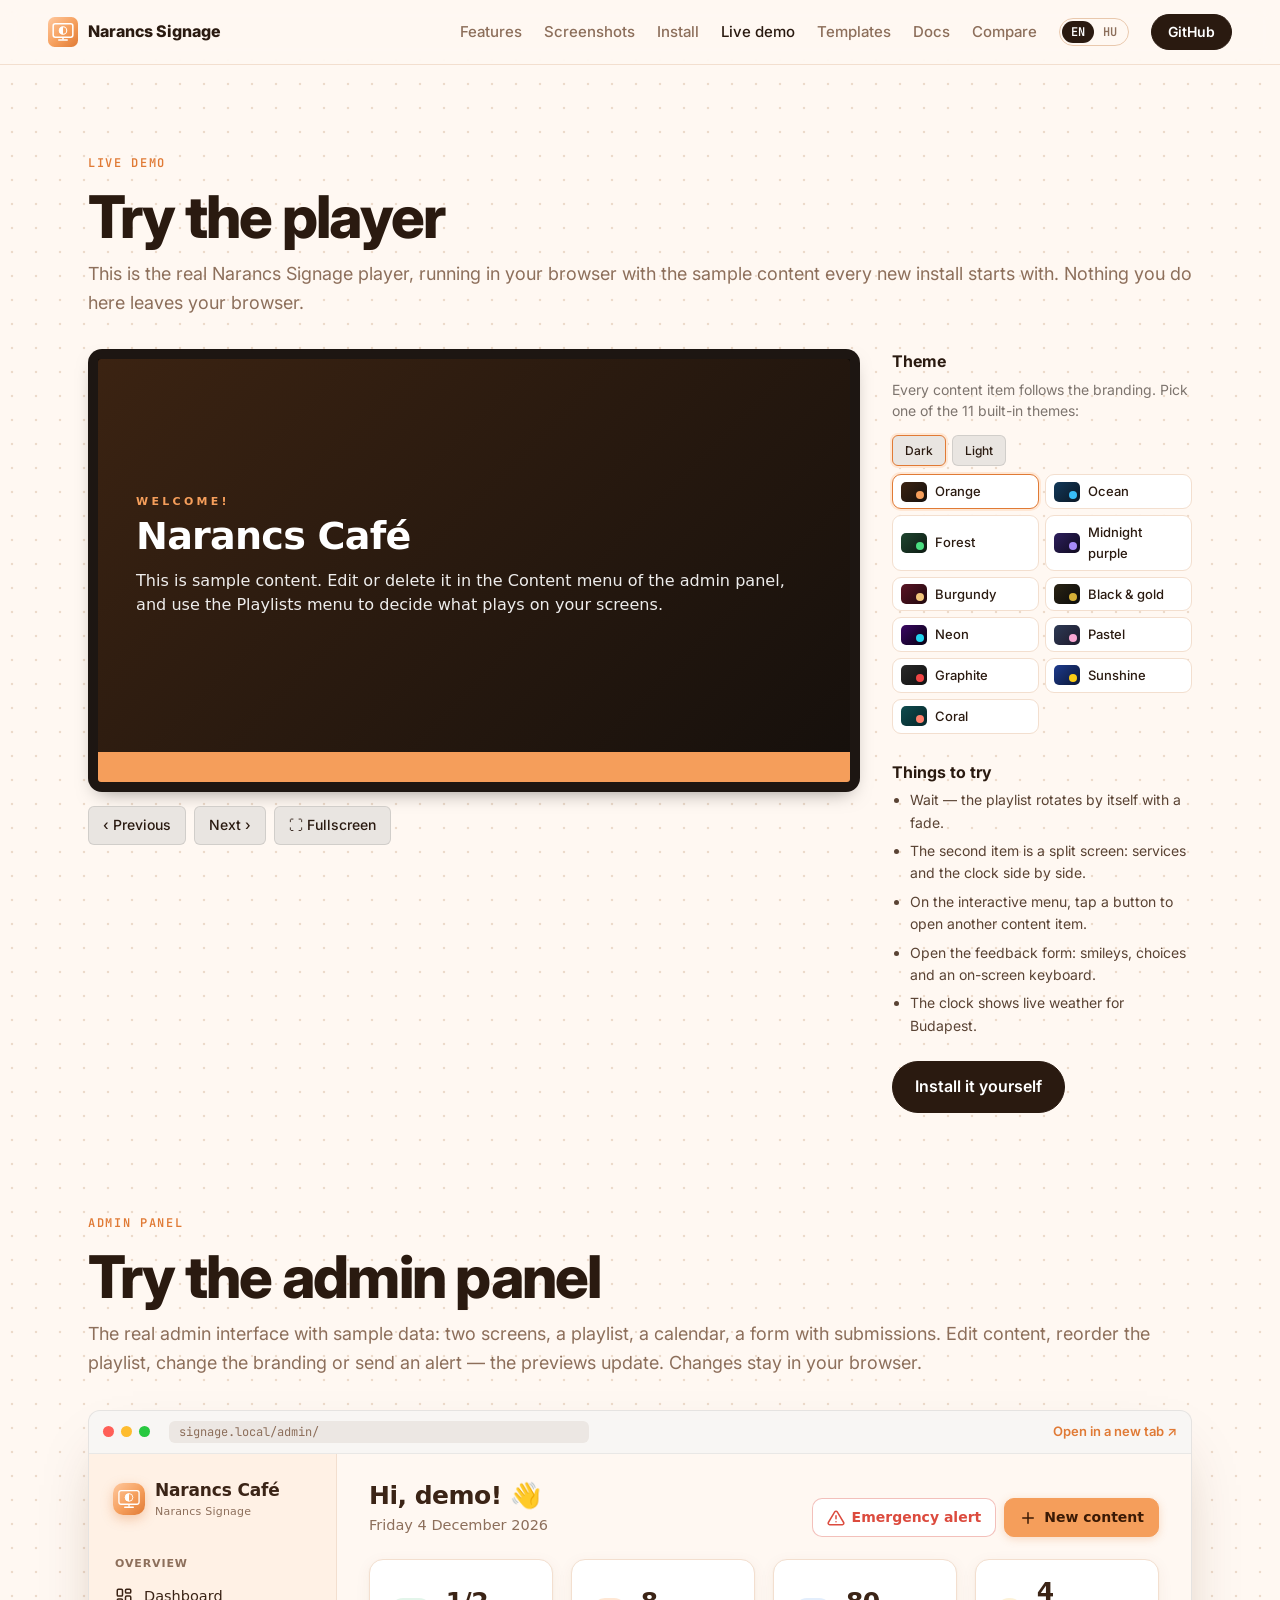
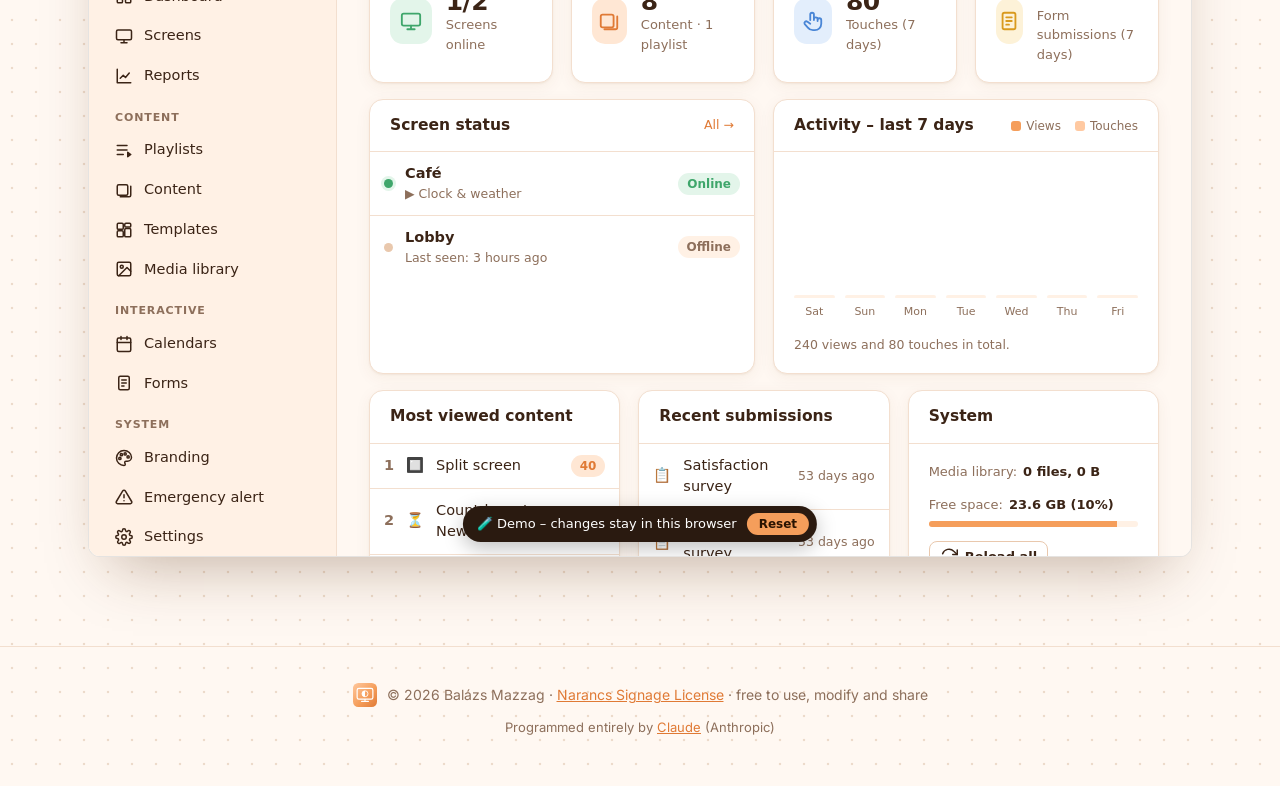
<file: demo/index.html>
<!doctype html>
<html lang="en">
<head>
<meta charset="utf-8">
<meta name="viewport" content="width=device-width, initial-scale=1">
<title>Live demo · Narancs Signage</title>
<meta name="description" content="The real Narancs Signage player running in your browser with sample content.">
<link rel="alternate" hreflang="en" href="https://mzzg-bazsi.github.io/narancs-signage-website/demo/">
<link rel="alternate" hreflang="hu" href="https://mzzg-bazsi.github.io/narancs-signage-website/demo/?lang=hu">
<link rel="alternate" hreflang="x-default" href="https://mzzg-bazsi.github.io/narancs-signage-website/demo/">
<meta property="og:type" content="website">
<meta property="og:site_name" content="Narancs Signage">
<meta property="og:title" content="Live demo · Narancs Signage">
<meta property="og:description" content="The real Narancs Signage player running in your browser with sample content.">
<meta property="og:url" content="https://mzzg-bazsi.github.io/narancs-signage-website/demo/">
<meta property="og:image" content="https://mzzg-bazsi.github.io/narancs-signage-website/assets/og.png">
<meta property="og:image:width" content="1200">
<meta property="og:image:height" content="630">
<meta name="twitter:card" content="summary_large_image">
<link rel="icon" href="../assets/favicon.svg" type="image/svg+xml">
<link rel="preconnect" href="https://fonts.googleapis.com">
<link rel="preconnect" href="https://fonts.gstatic.com" crossorigin>
<link href="https://fonts.googleapis.com/css2?family=Inter:wght@400;500;600;700;800;900&family=JetBrains+Mono:wght@400;600&display=swap" rel="stylesheet">
<link rel="stylesheet" href="../style.css">
</head>
<body>

<header class="nav">
  <a class="brand" href="../"><img src="../assets/favicon.svg" alt="" width="30" height="30"> <span class="brand-name">Narancs Signage</span></a>
  <nav>
    <div class="nav-links">
      <a href="../#features">Features</a>
      <a href="../#screens">Screenshots</a>
      <a href="../docs/#quickstart">Install</a>
      <a href="./" aria-current="page">Live demo</a>
      <a href="../templates/">Templates</a>
      <a href="../docs/">Docs</a>
      <a href="../compare/">Compare</a>
    </div>
    <span class="lang-switch"><button data-lang="en">EN</button><button data-lang="hu">HU</button></span>
    <a class="btn btn-sm" href="https://github.com/mzzg-bazsi/narancs-signage">GitHub</a>
    <button class="nav-toggle" type="button" aria-label="Menu" aria-expanded="false">☰</button>
  </nav>
</header>

<main class="section demo-page">
  <p class="kicker">Live demo</p>
  <h2>Try the player</h2>
  <p class="section-lead">This is the real Narancs Signage player, running in your browser with the sample content every new install starts with. Nothing you do here leaves your browser.</p>

  <div class="demo-layout">
    <div>
      <div class="tv demo-tv"><div class="tv-screen">
        <iframe id="playerFrame" title="Narancs Signage player" allow="fullscreen"></iframe>
      </div></div>
      <div class="demo-controls">
        <button class="mini" id="prevSlide">‹ Previous</button>
        <button class="mini" id="nextSlide2">Next ›</button>
        <button class="mini" id="fullscreen">⛶ Fullscreen</button>
      </div>
    </div>

    <aside class="demo-side">
      <h3>Theme</h3>
      <p class="sub">Every content item follows the branding. Pick one of the 11 built-in themes:</p>
      <div class="theme-mode" id="themeMode"><button class="mini on" data-mode="dark">Dark</button><button class="mini" data-mode="light">Light</button></div>
      <div class="themes" id="themes"></div>

      <h3>Things to try</h3>
      <ul class="try">
        <li>Wait — the playlist rotates by itself with a fade.</li>
        <li>The second item is a split screen: services and the clock side by side.</li>
        <li>On the interactive menu, tap a button to open another content item.</li>
        <li>Open the feedback form: smileys, choices and an on-screen keyboard.</li>
        <li>The clock shows live weather for Budapest.</li>
      </ul>
      <a class="btn" href="../docs/#quickstart">Install it yourself</a>
    </aside>
  </div>

  <section class="admin-demo" id="admin">
    <p class="kicker">Admin panel</p>
    <h2>Try the admin panel</h2>
    <p class="section-lead">The real admin interface with sample data: two screens, a playlist, a calendar, a form with submissions. Edit content, reorder the playlist, change the branding or send an alert — the previews update. Changes stay in your browser.</p>
    <div class="browser">
      <div class="bar"><i class="tl r"></i><i class="tl y"></i><i class="tl g"></i><span class="url">signage.local/admin/</span><a id="adminOpen" target="_blank">Open in a new tab ↗</a></div>
      <iframe id="adminFrame" title="Narancs Signage admin panel" loading="lazy"></iframe>
    </div>
  </section>
</main>

<footer>
  <img src="../assets/favicon.svg" alt="" width="24" height="24">
  <span data-i18n>© 2026 Balázs Mazzag · <a href="https://github.com/mzzg-bazsi/narancs-signage/blob/main/LICENSE">Narancs Signage License</a> · free to use, modify and share</span>
  <span class="built-with" data-i18n>Programmed entirely by <a href="https://claude.com/claude-code">Claude</a> (Anthropic)</span>
</footer>

<script src="shared/themes.js"></script>
<script src="../i18n.js"></script>
<script>
(() => {
  const frame = document.getElementById('playerFrame');
  frame.src = `player/index.html?preview=demo:1&lang=${SITE_LANG}`;
  document.getElementById('adminFrame').src = document.getElementById('adminOpen').href = `admin/index.html?lang=${SITE_LANG}#/`;
  const target = location.origin === 'null' ? '*' : location.origin;
  const post = (m) => frame.contentWindow.postMessage(m, target);

  // a témák neve a README angol elnevezései szerint, fordítva
  const NAMES = { narancs: 'Orange', ocean: 'Ocean', erdo: 'Forest', ejfel: 'Midnight purple', bordo: 'Burgundy', arany: 'Black & gold', neon: 'Neon', pasztell: 'Pastel', grafit: 'Graphite', napfeny: 'Sunshine', korall: 'Coral' };
  const T = SIGNAGE_THEMES;
  const box = document.getElementById('themes');
  const modes = document.getElementById('themeMode');
  let theme = 'narancs', mode = 'dark';
  const draw = () => {
    box.replaceChildren();
    for (const [key, th] of Object.entries(T.THEMES)) {
      const c = T.palette(th, mode);
      const b = document.createElement('button');
      b.className = 'theme' + (key === theme ? ' on' : '');
      b.innerHTML = `<i style="background:linear-gradient(135deg, ${c.bg2}, ${c.bg})"><b style="background:${c.accent}"></b></i>`;
      b.append(t(NAMES[key] || th.name));
      b.addEventListener('click', () => { theme = key; draw(); apply(); });
      box.append(b);
    }
    modes.querySelectorAll('button').forEach((x) => x.classList.toggle('on', x.dataset.mode === mode));
  };
  const apply = () => post({ type: 'branding', org: {}, theme, theme_mode: mode });
  modes.addEventListener('click', (e) => { if (e.target.dataset.mode) { mode = e.target.dataset.mode; draw(); apply(); } });
  draw();
  document.getElementById('prevSlide').addEventListener('click', () => post({ type: 'nav', step: -1 }));
  document.getElementById('nextSlide2').addEventListener('click', () => post({ type: 'nav', step: 1 }));
  document.getElementById('fullscreen').addEventListener('click', () => frame.requestFullscreen?.());
})();
</script>
</body>
</html>
</file>
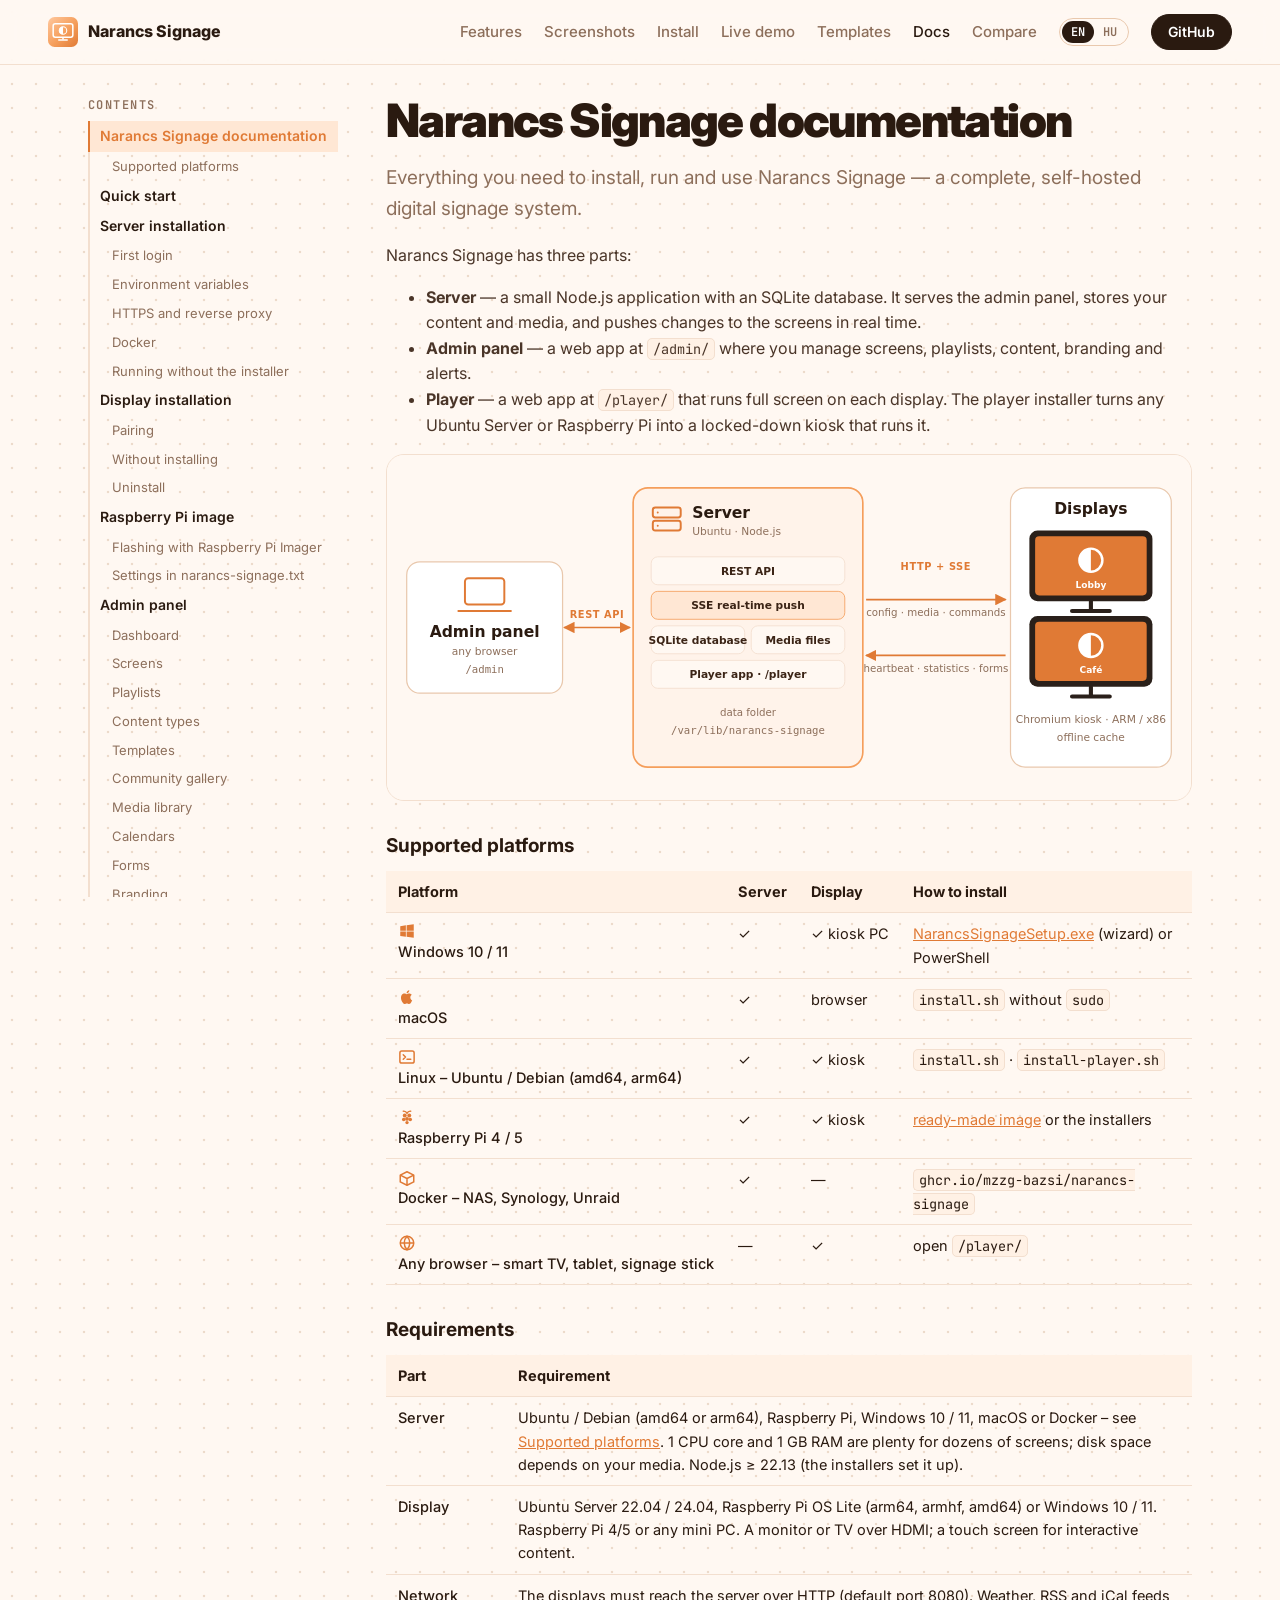
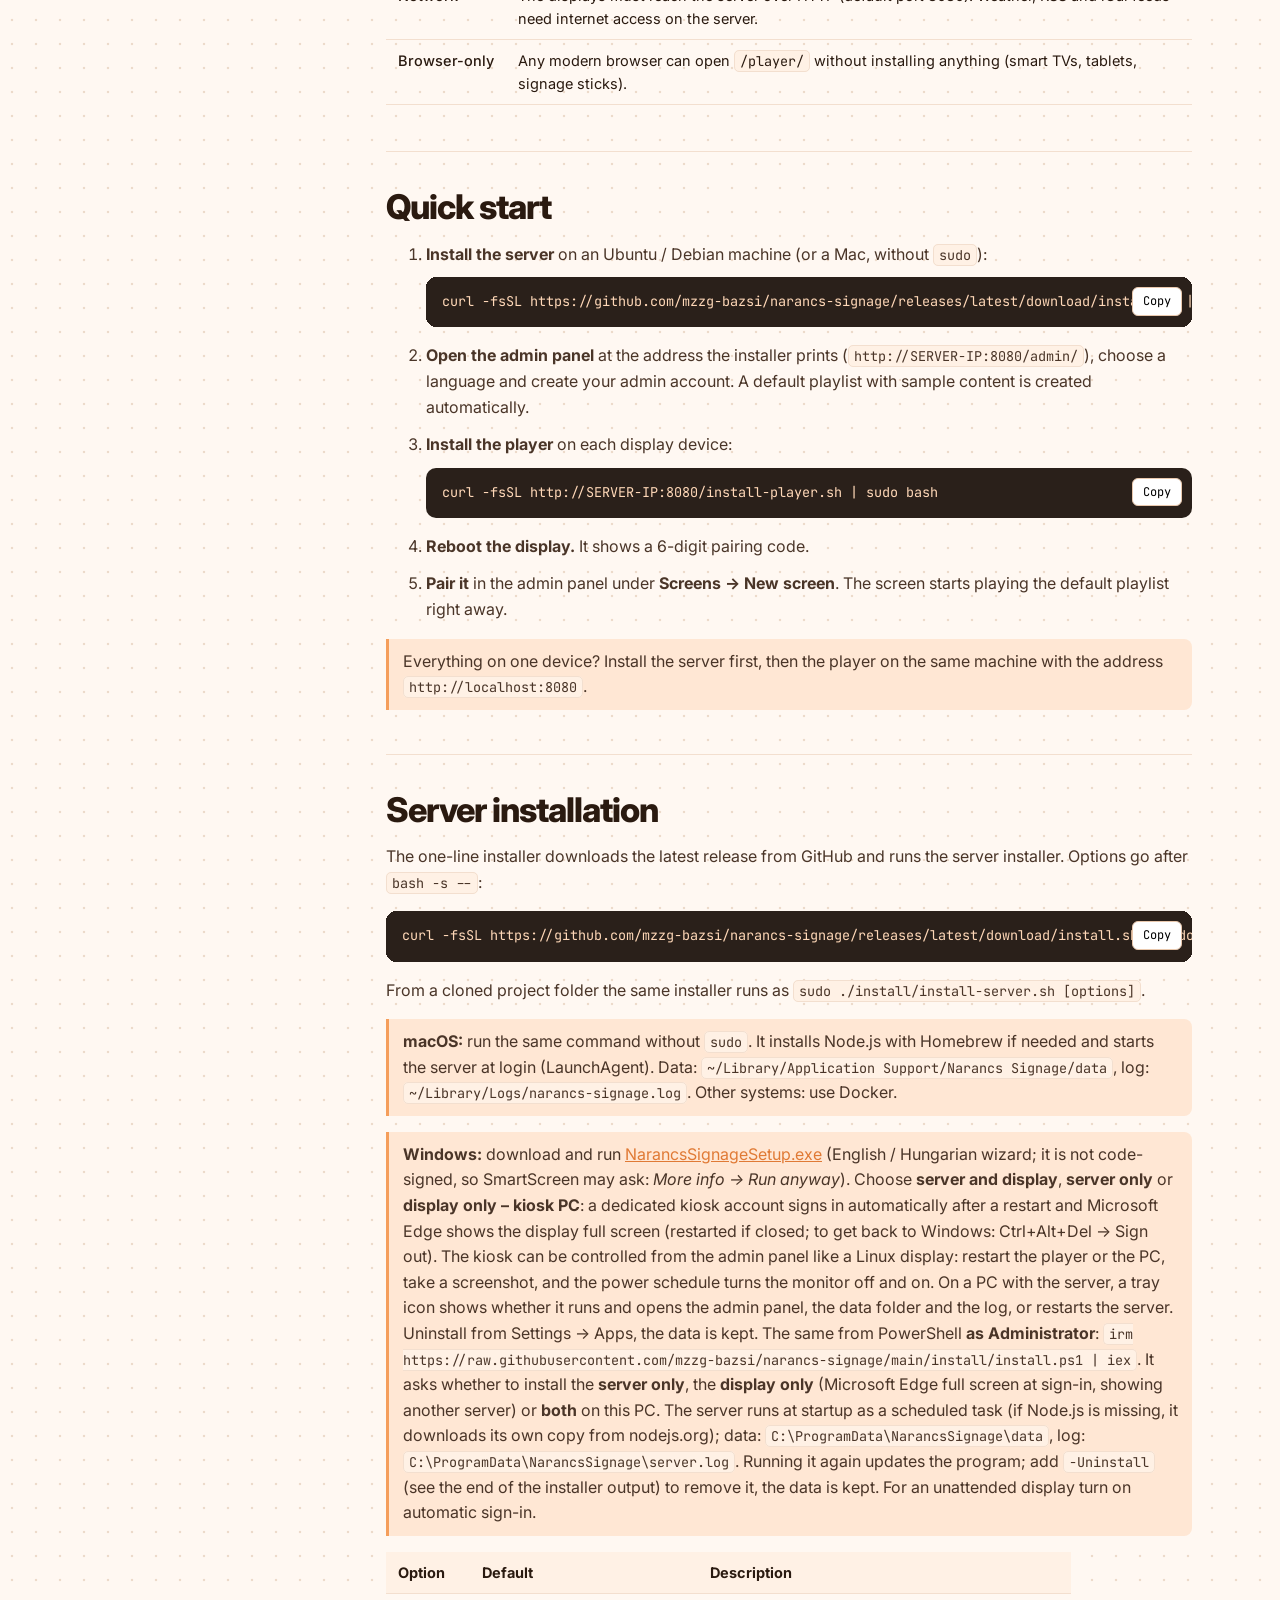
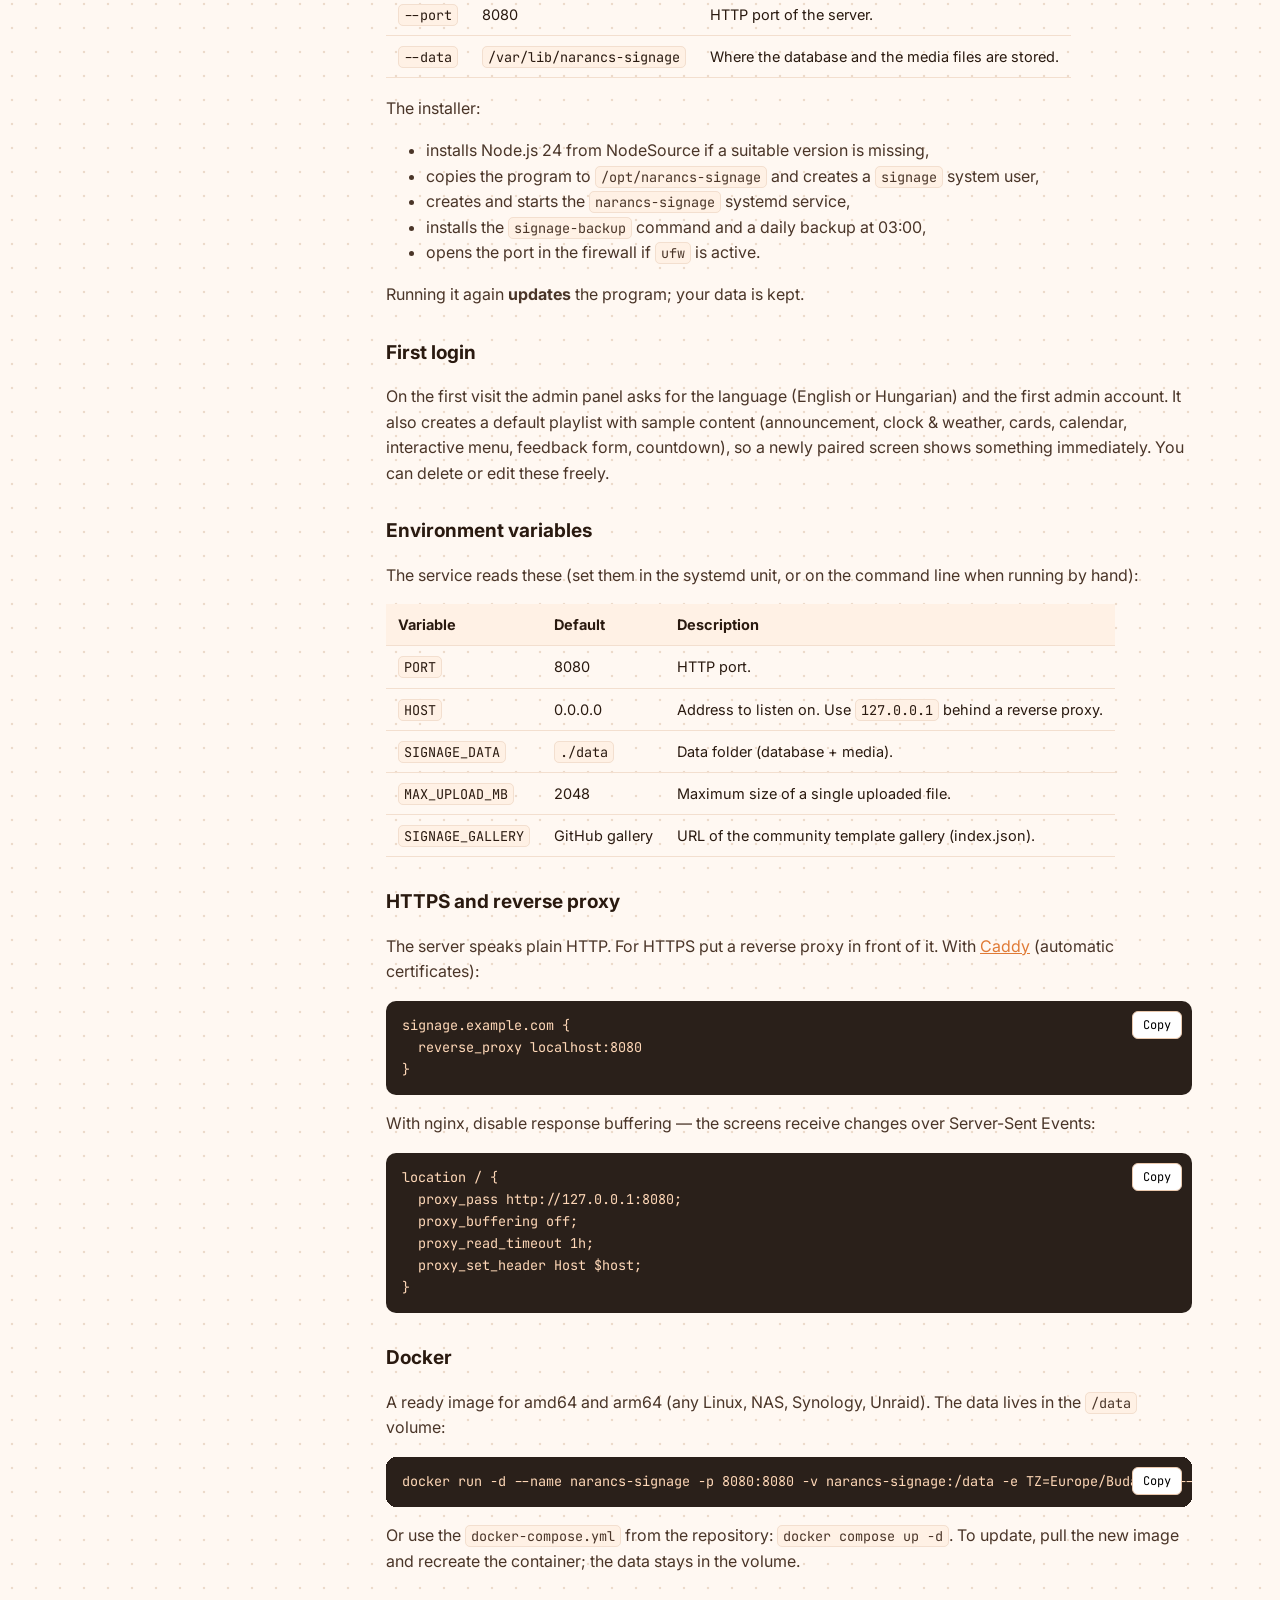
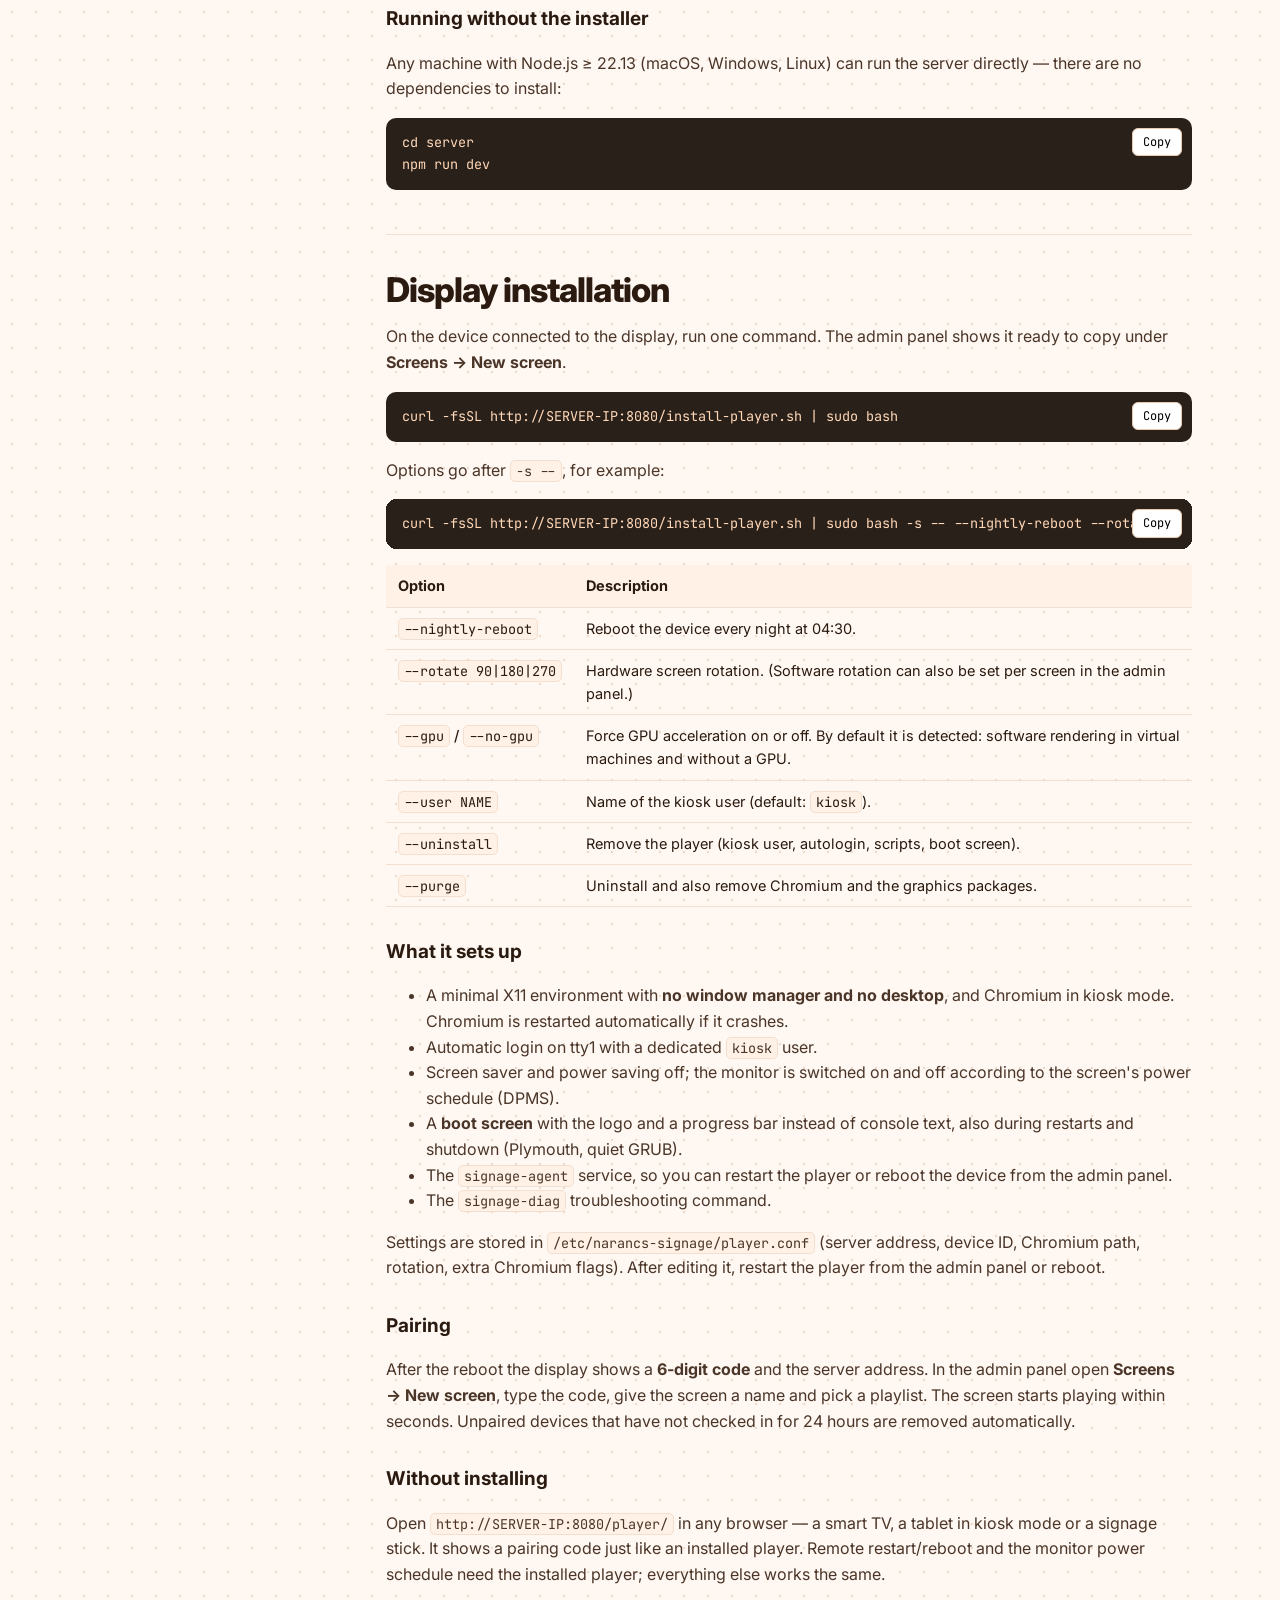
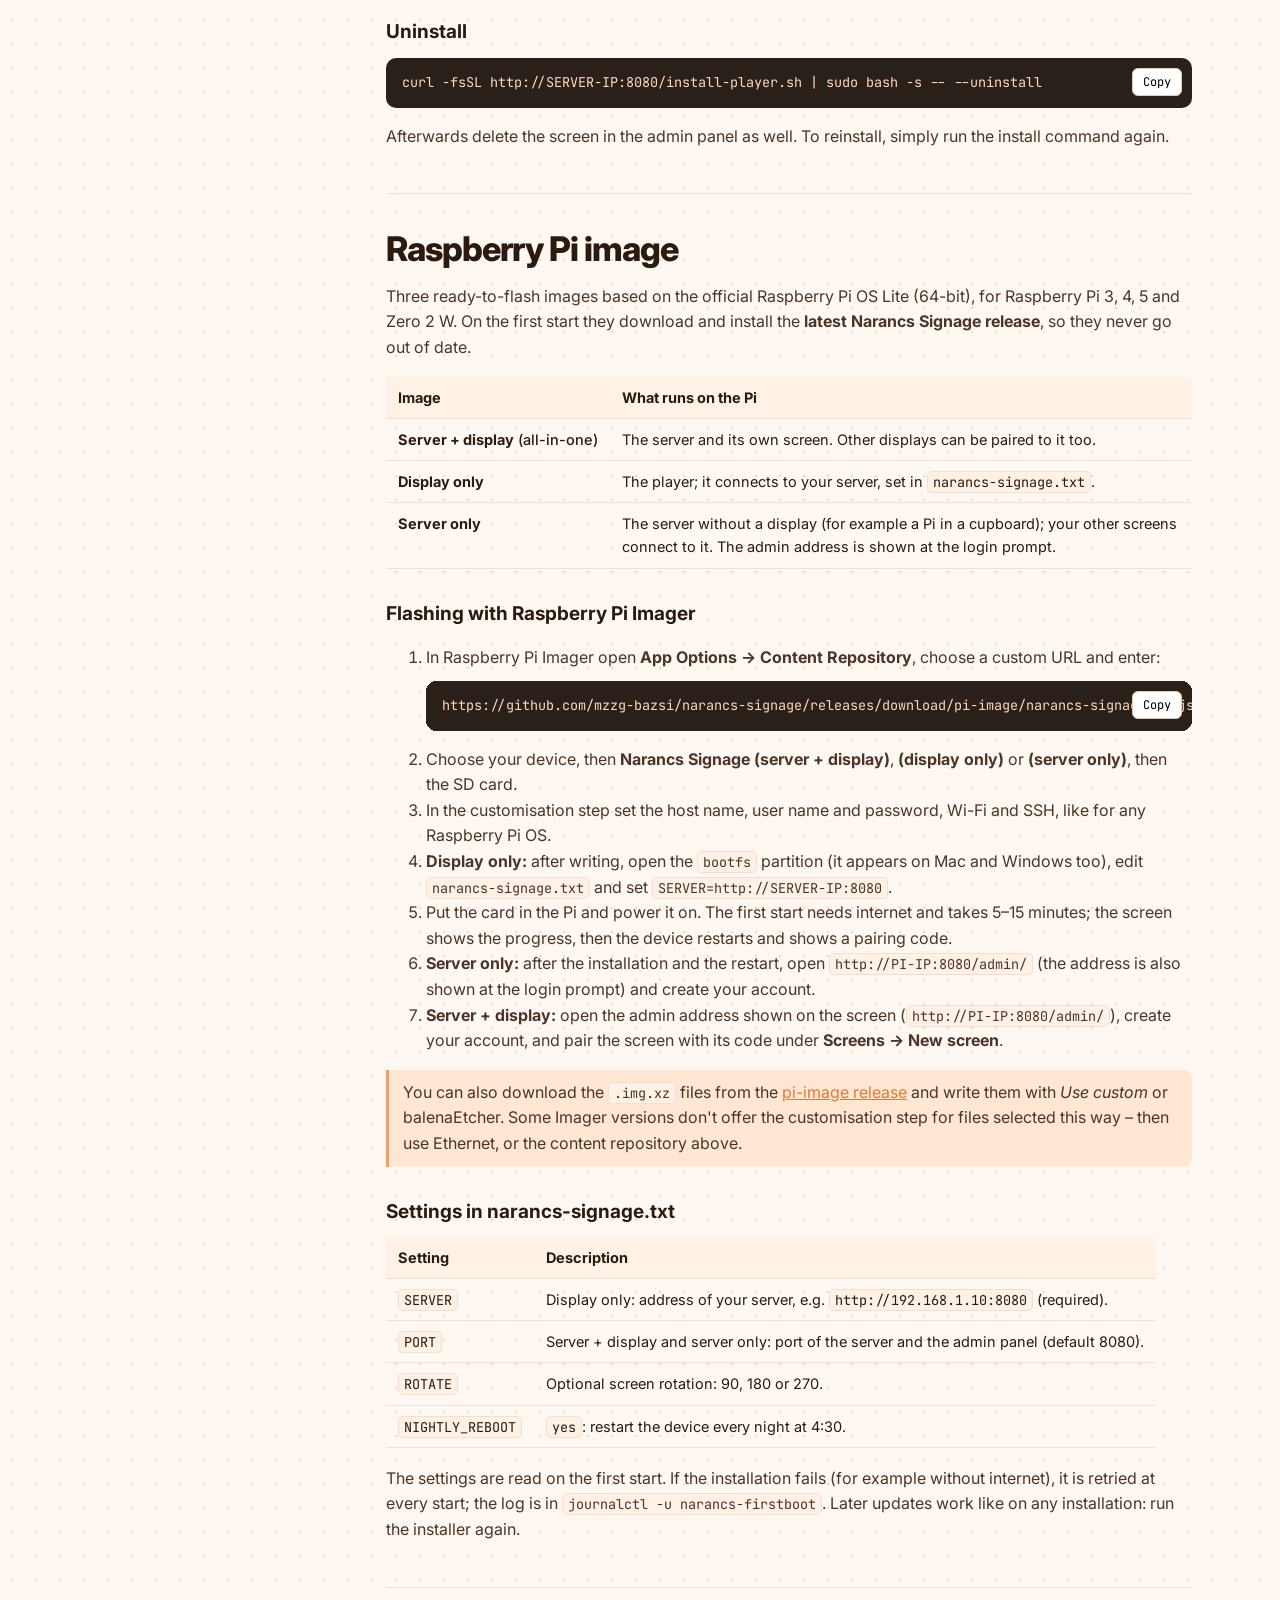
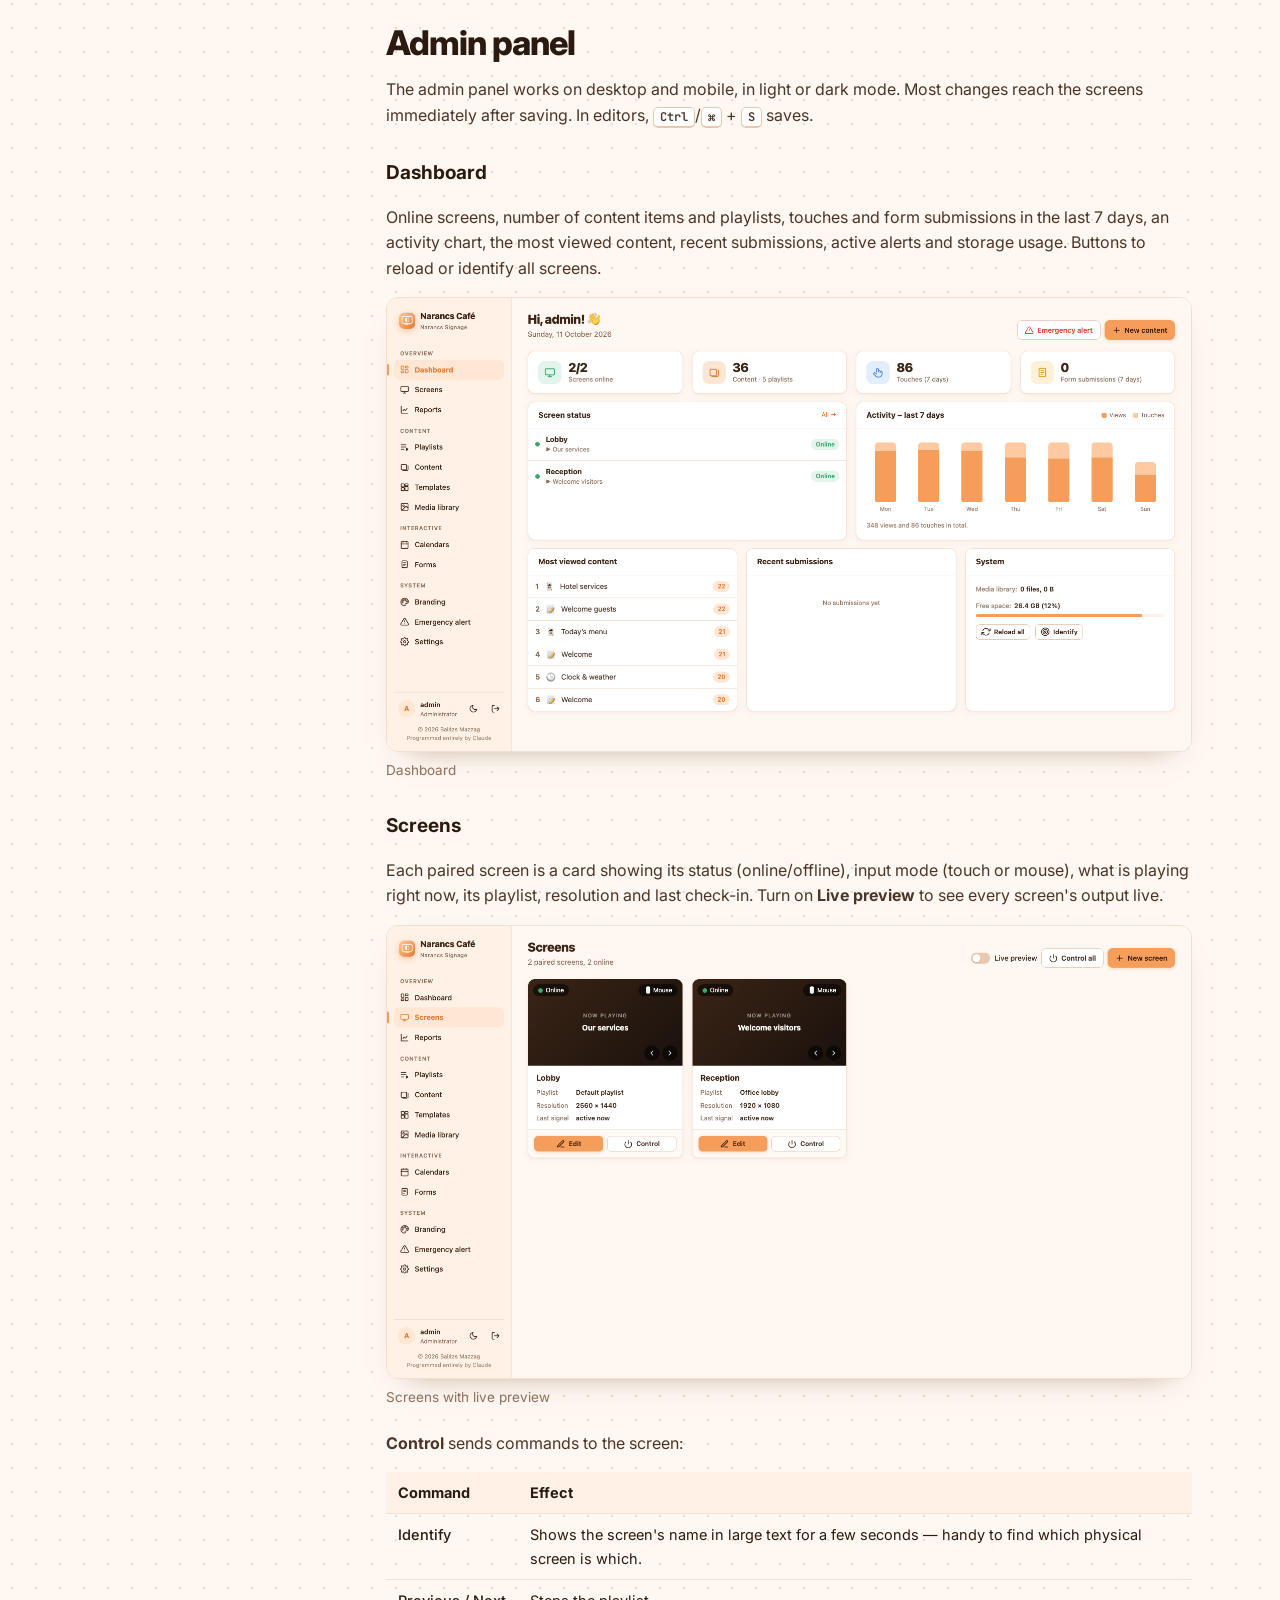
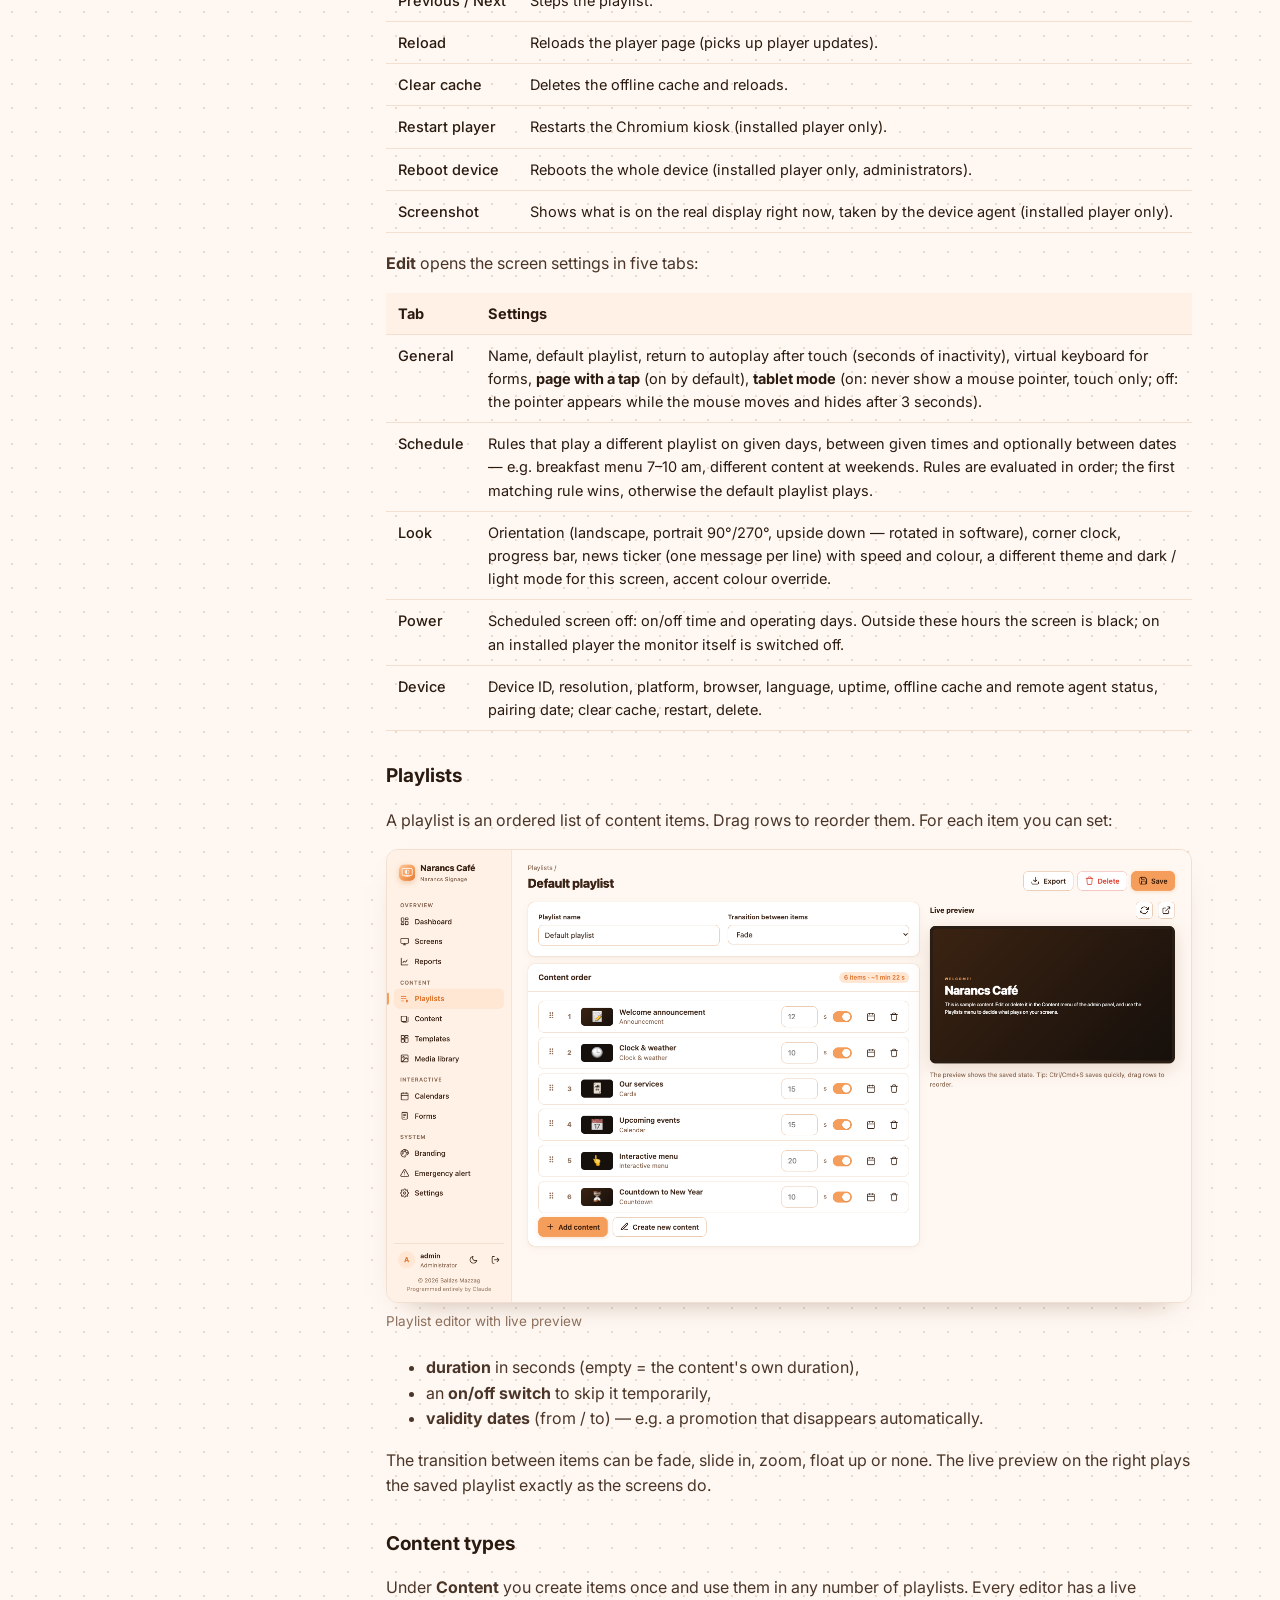
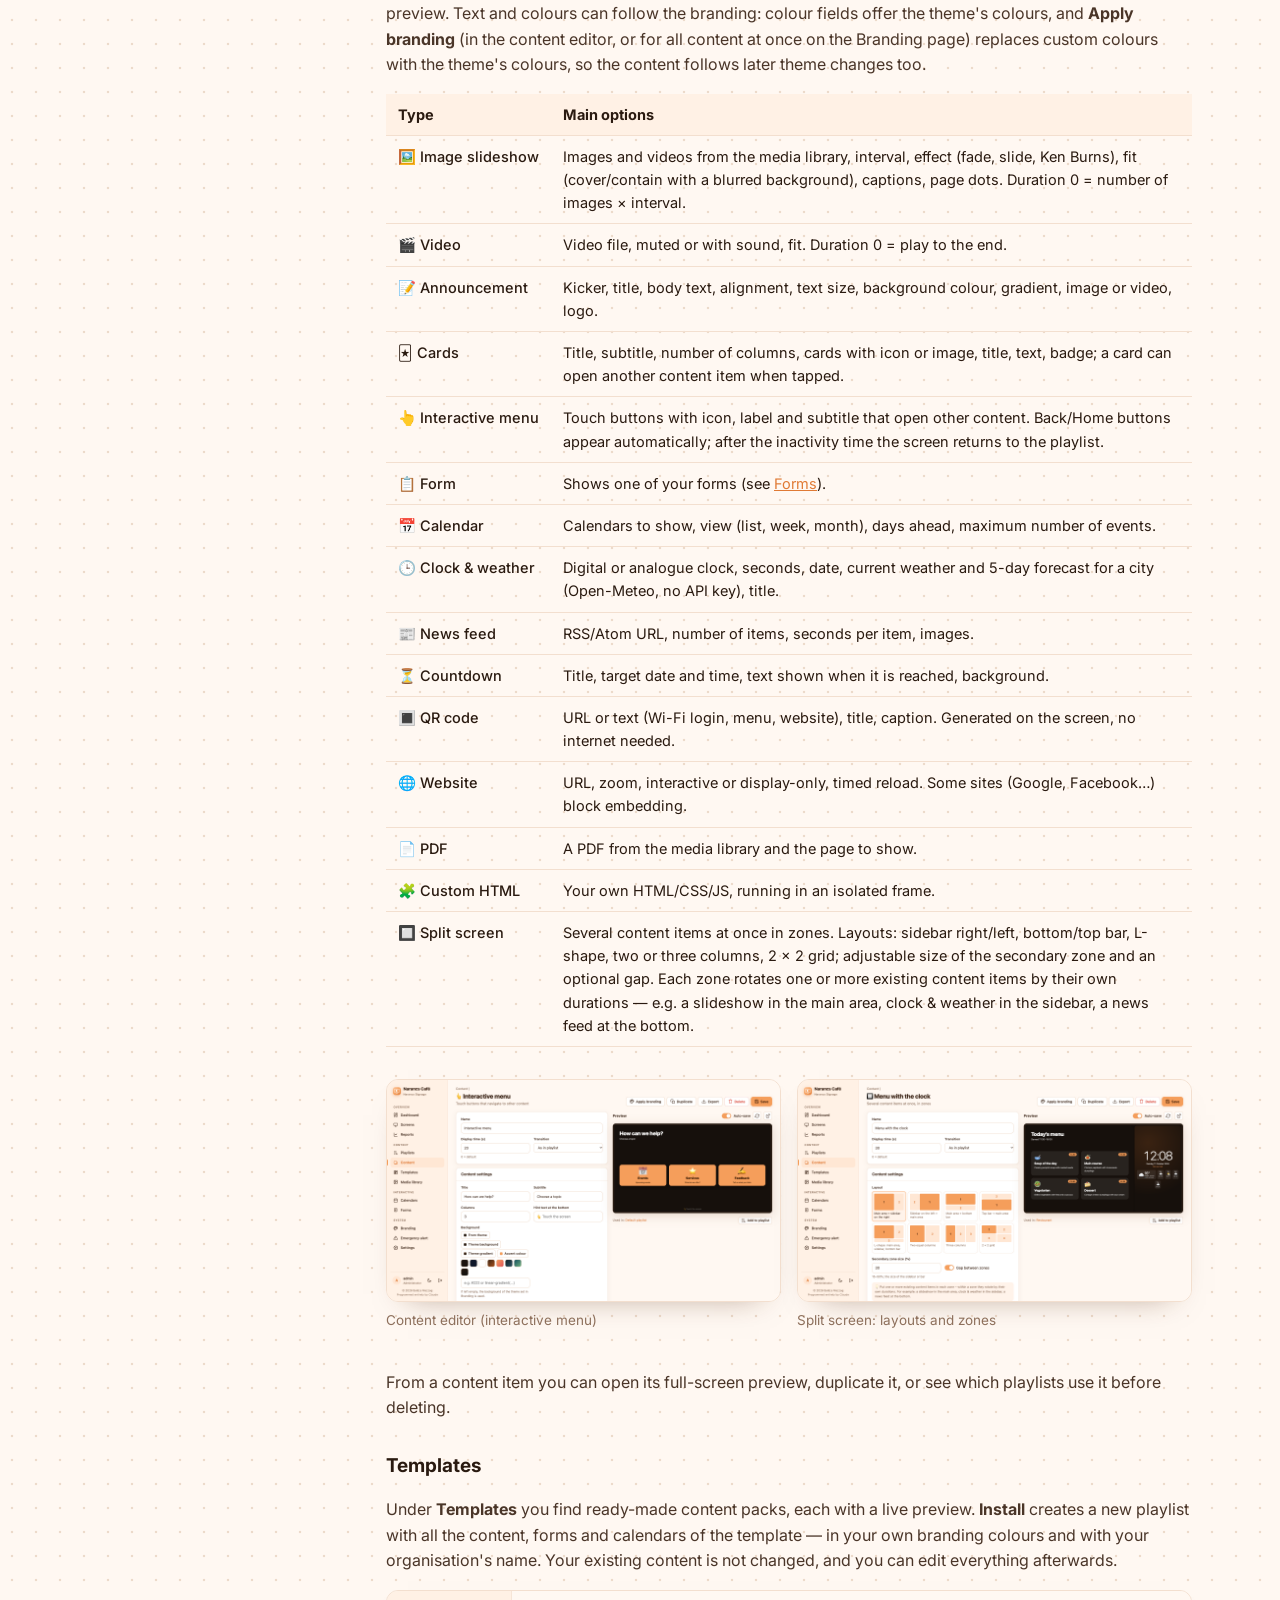
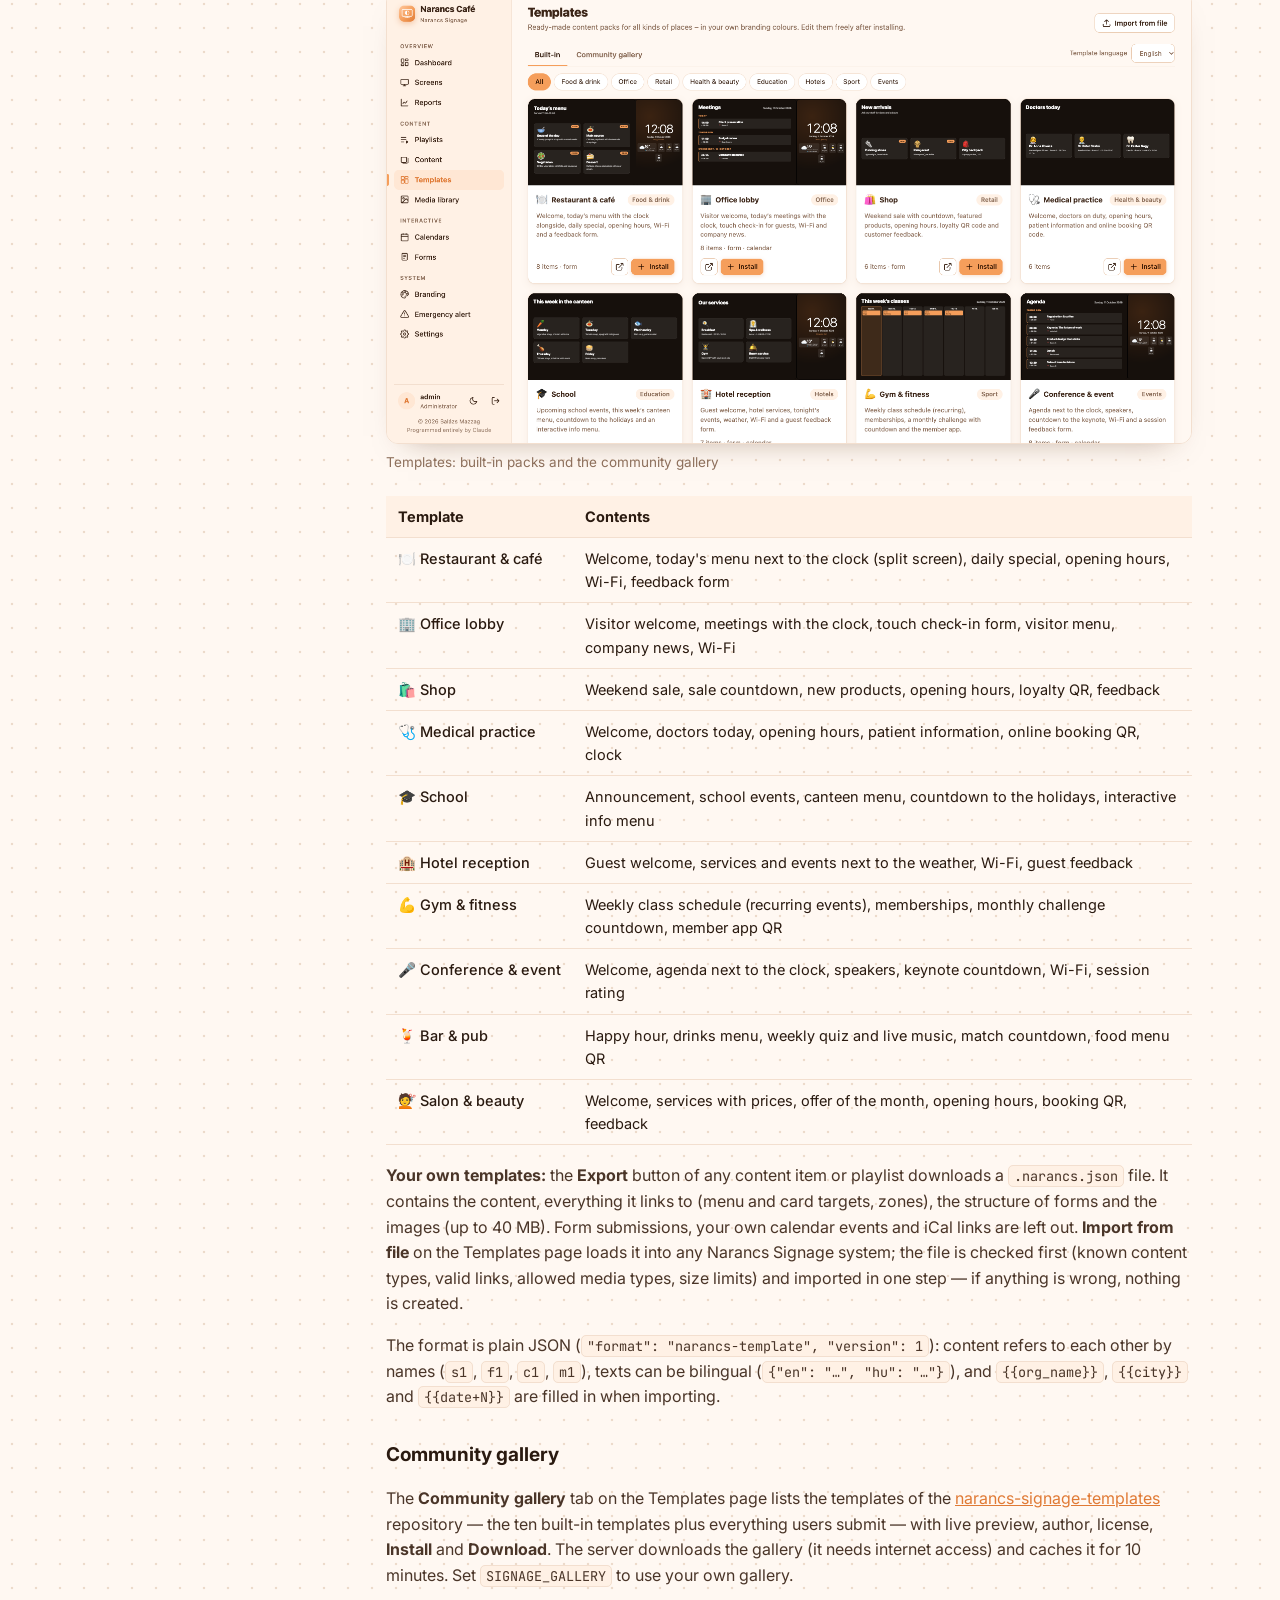
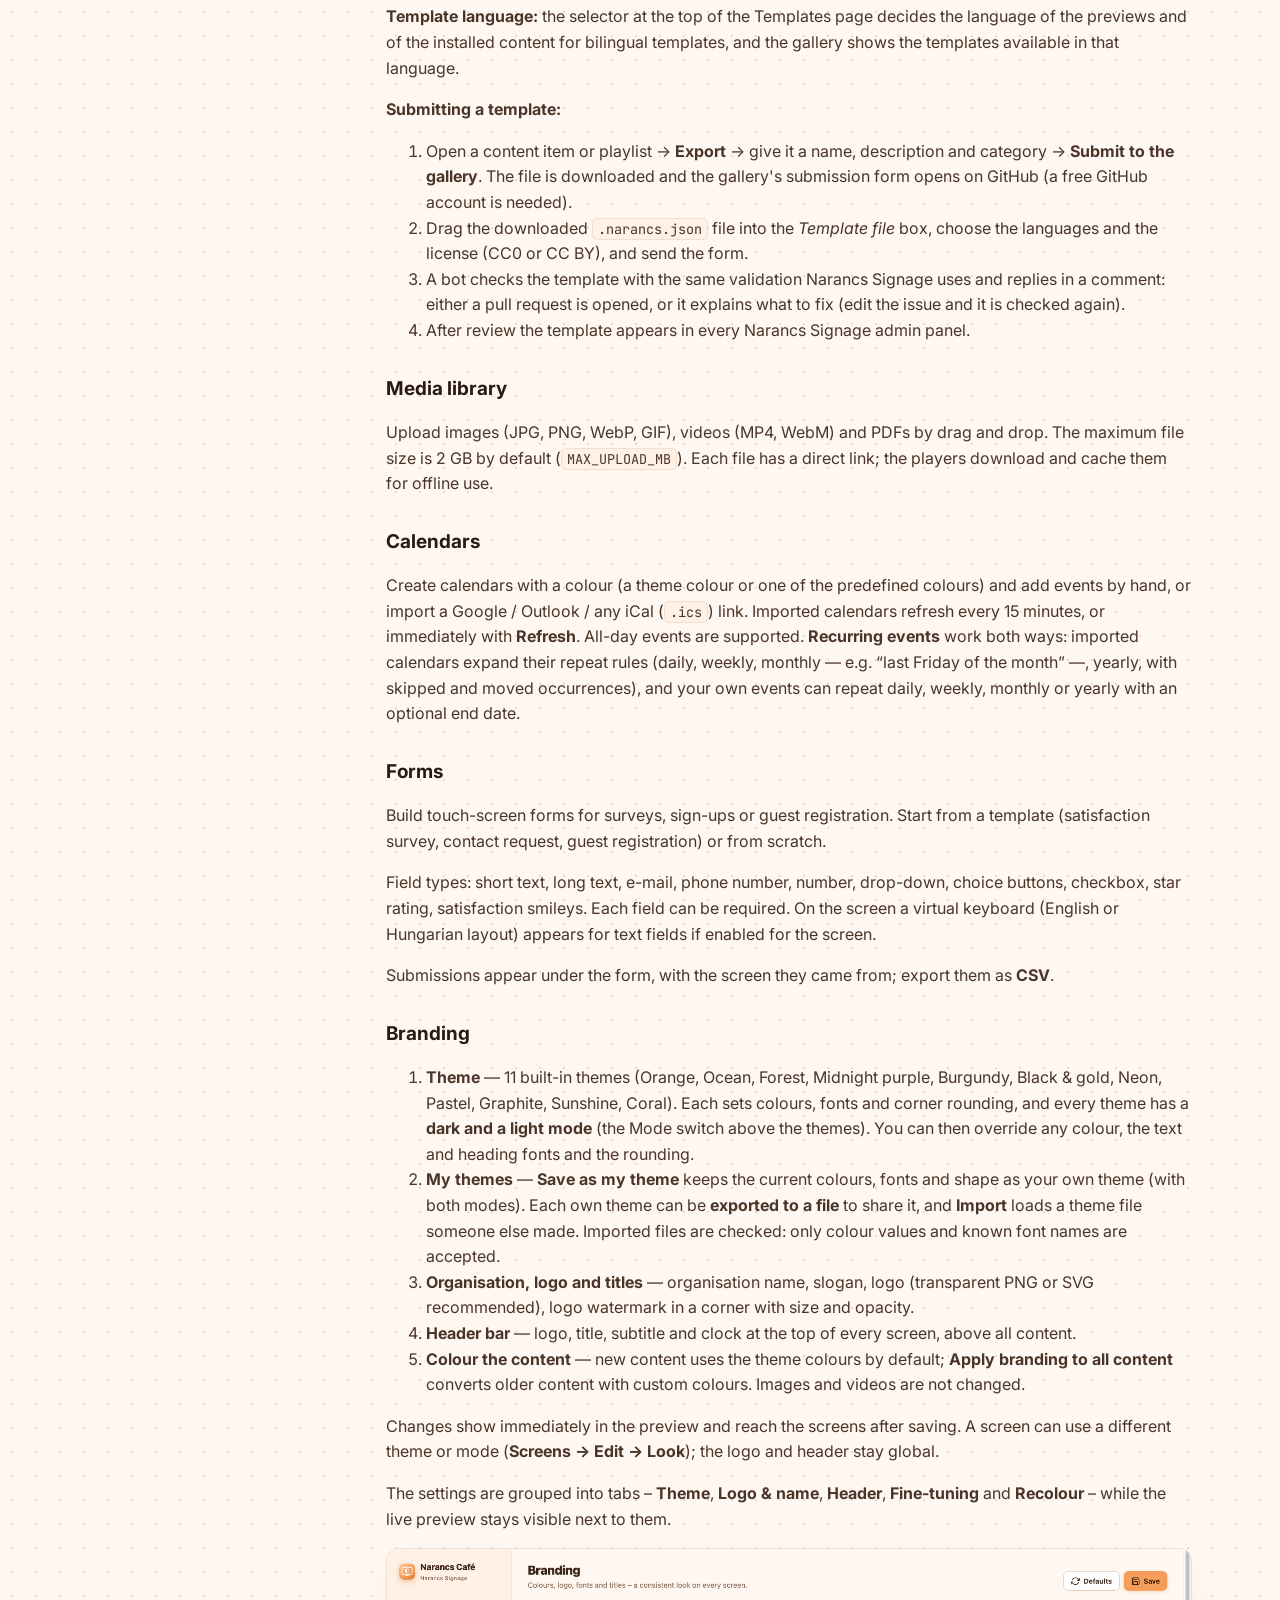
<file: docs/index.html>
<!doctype html>
<html lang="en">
<head>
<meta charset="utf-8">
<meta name="viewport" content="width=device-width, initial-scale=1">
<title>Documentation · Narancs Signage</title>
<meta name="description" content="Install, run and use Narancs Signage: server and player installation, admin panel guide, content types, operations, troubleshooting and API reference.">
<link rel="alternate" hreflang="en" href="https://mzzg-bazsi.github.io/narancs-signage-website/docs/">
<link rel="alternate" hreflang="hu" href="https://mzzg-bazsi.github.io/narancs-signage-website/docs/?lang=hu">
<link rel="alternate" hreflang="x-default" href="https://mzzg-bazsi.github.io/narancs-signage-website/docs/">
<meta property="og:type" content="website">
<meta property="og:site_name" content="Narancs Signage">
<meta property="og:title" content="Documentation · Narancs Signage">
<meta property="og:description" content="Install, run and use Narancs Signage: server and player installation, admin panel guide, content types, operations, troubleshooting and API reference.">
<meta property="og:url" content="https://mzzg-bazsi.github.io/narancs-signage-website/docs/">
<meta property="og:image" content="https://mzzg-bazsi.github.io/narancs-signage-website/assets/og.png">
<meta name="twitter:card" content="summary_large_image">
<link rel="icon" href="../assets/favicon.svg" type="image/svg+xml">
<link rel="preconnect" href="https://fonts.googleapis.com">
<link rel="preconnect" href="https://fonts.gstatic.com" crossorigin>
<link href="https://fonts.googleapis.com/css2?family=Inter:wght@400;500;600;700;800;900&family=JetBrains+Mono:wght@400;600&display=swap" rel="stylesheet">
<link rel="stylesheet" href="../style.css">
</head>
<body>

<header class="nav">
  <a class="brand" href="../"><img src="../assets/favicon.svg" alt="" width="30" height="30"> <span class="brand-name">Narancs Signage</span></a>
  <nav>
    <div class="nav-links">
      <a href="../#features">Features</a>
      <a href="../#screens">Screenshots</a>
      <a href="#quickstart">Install</a>
      <a href="../demo/">Live demo</a>
      <a href="../templates/">Templates</a>
      <a href="./" aria-current="page">Docs</a>
      <a href="../compare/">Compare</a>
    </div>
    <span class="lang-switch"><button data-lang="en">EN</button><button data-lang="hu">HU</button></span>
    <a class="btn btn-sm" href="https://github.com/mzzg-bazsi/narancs-signage">GitHub</a>
    <button class="nav-toggle" type="button" aria-label="Menu" aria-expanded="false">☰</button>
  </nav>
</header>

<div class="docs">
  <aside class="toc">
    <details open id="tocBox">
      <summary>Contents</summary>
      <nav id="toc" aria-label="Contents"></nav>
    </details>
  </aside>
  <main id="docBody" aria-live="polite">
    <noscript><p><a href="en.html">English documentation</a> · <a href="hu.html">Magyar dokumentáció</a></p></noscript>
  </main>
</div>

<footer>
  <img src="../assets/favicon.svg" alt="" width="24" height="24">
  <span data-i18n>© 2026 Balázs Mazzag · <a href="https://github.com/mzzg-bazsi/narancs-signage/blob/main/LICENSE">Narancs Signage License</a> · free to use, modify and share</span>
  <span class="built-with" data-i18n>Programmed entirely by <a href="https://claude.com/claude-code">Claude</a> (Anthropic)</span>
</footer>

<script src="../i18n.js"></script>
<script>
// A dokumentáció szövege nyelvenként külön fájlban van (en.html / hu.html); a tartalomjegyzék a címsorokból készül
(async () => {
  const body = document.getElementById('docBody'), toc = document.getElementById('toc');
  body.innerHTML = await (await fetch(`${SITE_LANG}.html`)).text();

  const items = [...body.querySelectorAll('section[id] > h1, section[id] > h2, h3[id]')].map((h) => {
    const id = h.id || h.parentElement.id;
    const a = document.createElement('a');
    a.href = '#' + id; a.textContent = h.textContent;
    if (h.tagName === 'H3') a.className = 'toc-sub';
    toc.append(a);
    return { a, el: h.id ? h : h.parentElement };
  });

  // aktív szakasz kiemelése görgetéskor
  const spy = new IntersectionObserver((entries) => {
    for (const e of entries) if (e.isIntersecting) {
      items.forEach((it) => it.a.classList.toggle('on', it.el === e.target));
    }
  }, { rootMargin: '-80px 0px -70% 0px' });
  items.forEach((it) => spy.observe(it.el));
  // mobilon a tartalomjegyzék csukva indul, és kattintás után becsukódik
  const box = document.getElementById('tocBox');
  if (matchMedia('(max-width: 900px)').matches) box.open = false;
  toc.addEventListener('click', () => { if (matchMedia('(max-width: 900px)').matches) box.open = false; });

  // másolás gomb a kódblokkokhoz
  for (const pre of body.querySelectorAll('pre')) {
    const b = document.createElement('button');
    b.className = 'copy'; b.textContent = t('Copy');
    b.addEventListener('click', async () => {
      try { await navigator.clipboard.writeText(pre.querySelector("code").textContent); b.textContent = t('Copied'); } catch { b.textContent = t('Select & copy'); }
      setTimeout(() => { b.textContent = t('Copy'); }, 1600);
    });
    pre.classList.add('has-copy'); pre.append(b);
  }

  if (location.hash) document.getElementById(location.hash.slice(1))?.scrollIntoView();
})();
</script>
</body>
</html>
</file>
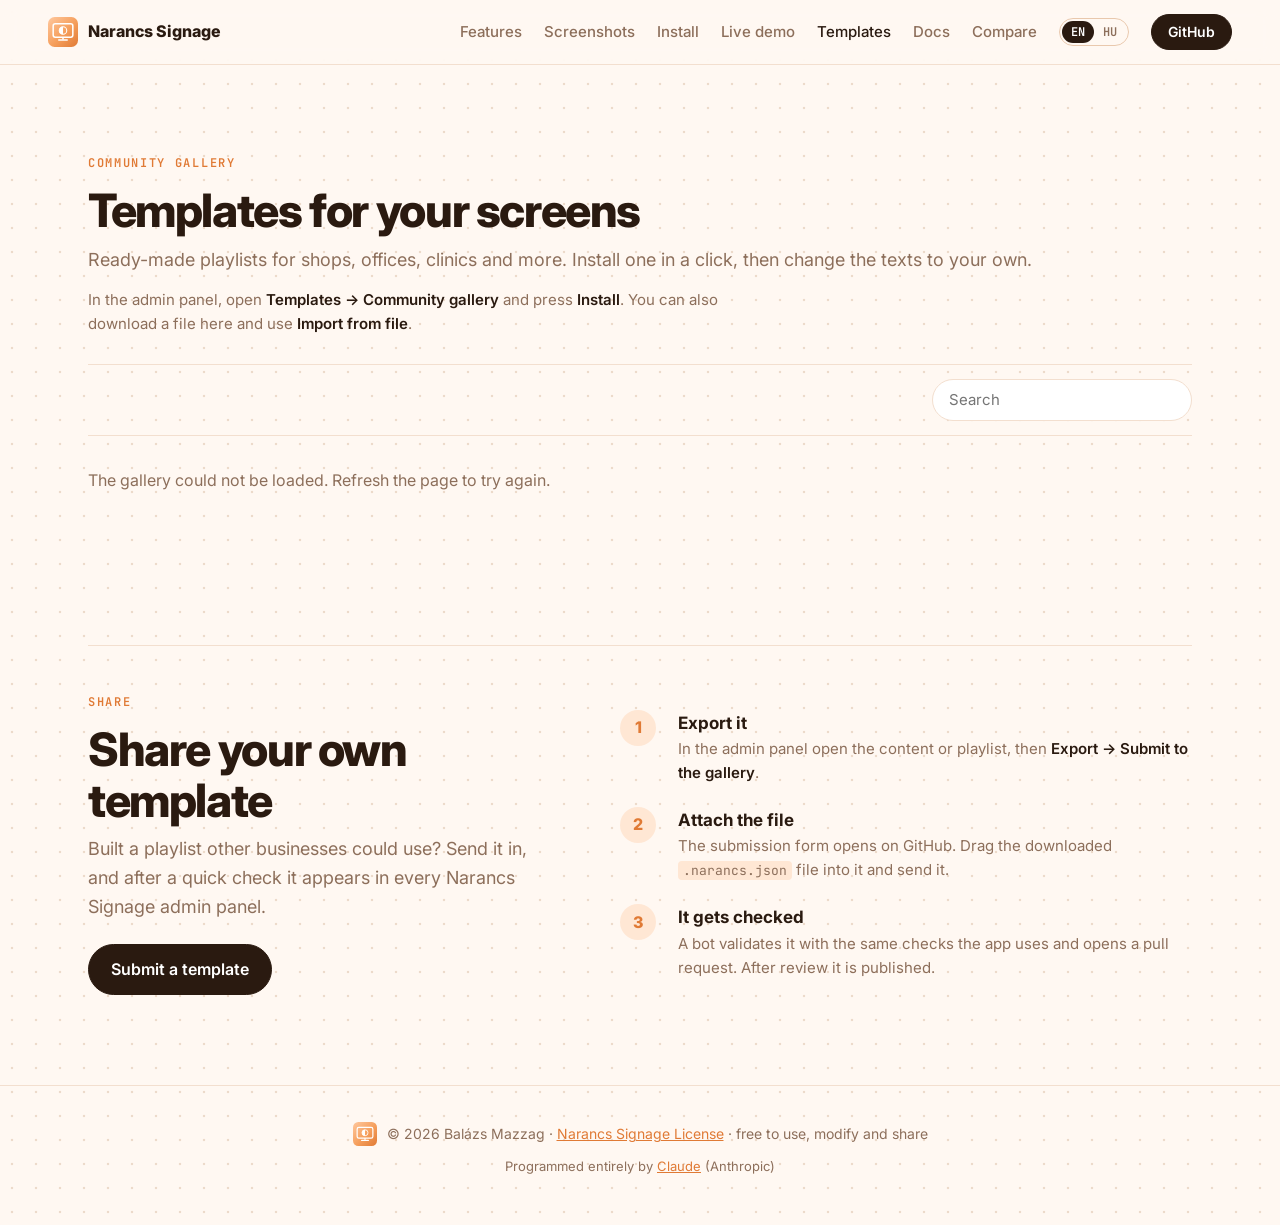
<file: templates/index.html>
<!doctype html>
<html lang="en">
<head>
<meta charset="utf-8">
<meta name="viewport" content="width=device-width, initial-scale=1">
<title>Narancs Signage templates</title>
<meta name="description" content="Ready-made content packs for Narancs Signage screens: restaurants, offices, shops, clinics, schools, hotels and more. Install from the admin panel or download the file.">
<link rel="alternate" hreflang="en" href="https://mzzg-bazsi.github.io/narancs-signage-website/templates/">
<link rel="alternate" hreflang="hu" href="https://mzzg-bazsi.github.io/narancs-signage-website/templates/?lang=hu">
<link rel="alternate" hreflang="x-default" href="https://mzzg-bazsi.github.io/narancs-signage-website/templates/">
<meta property="og:type" content="website">
<meta property="og:site_name" content="Narancs Signage">
<meta property="og:title" content="Narancs Signage templates">
<meta property="og:description" content="Ready-made content packs for Narancs Signage screens: restaurants, offices, shops, clinics, schools, hotels and more. Install from the admin panel or download the file.">
<meta property="og:url" content="https://mzzg-bazsi.github.io/narancs-signage-website/templates/">
<meta property="og:image" content="https://mzzg-bazsi.github.io/narancs-signage-website/assets/og.png">
<meta name="twitter:card" content="summary_large_image">
<link rel="icon" href="../assets/favicon.svg" type="image/svg+xml">
<link rel="preconnect" href="https://fonts.googleapis.com">
<link rel="preconnect" href="https://fonts.gstatic.com" crossorigin>
<link href="https://fonts.googleapis.com/css2?family=Inter:wght@400;500;600;700;800;900&family=JetBrains+Mono:wght@400;600&display=swap" rel="stylesheet">
<link rel="stylesheet" href="../style.css">
</head>
<body>

<header class="nav">
  <a class="brand" href="../"><img src="../assets/favicon.svg" alt="" width="30" height="30"> <span class="brand-name">Narancs Signage</span></a>
  <nav>
    <div class="nav-links">
      <a href="../#features">Features</a>
      <a href="../#screens">Screenshots</a>
      <a href="../docs/#quickstart">Install</a>
      <a href="../demo/">Live demo</a>
      <a href="./" aria-current="page">Templates</a>
      <a href="../docs/">Docs</a>
      <a href="../compare/">Compare</a>
    </div>
    <span class="lang-switch"><button data-lang="en">EN</button><button data-lang="hu">HU</button></span>
    <a class="btn btn-sm" href="https://github.com/mzzg-bazsi/narancs-signage">GitHub</a>
    <button class="nav-toggle" type="button" aria-label="Menu" aria-expanded="false">☰</button>
  </nav>
</header>

<main class="section templates-page">
  <p class="kicker">Community gallery</p>
  <h2>Templates for your screens</h2>
  <p class="section-lead">Ready-made playlists for shops, offices, clinics and more. Install one in a click, then change the texts to your own.</p>
  <p class="gallery-how" data-i18n>In the admin panel, open <b>Templates → Community gallery</b> and press <b>Install</b>. You can also download a file here and use <b>Import from file</b>.</p>

  <div class="gallery-tools">
    <div class="gallery-cats" id="cats" role="group" aria-label="Category"></div>
    <input id="q" class="gallery-search" type="search" placeholder="Search" aria-label="Search" autocomplete="off">
  </div>

  <p class="gallery-status" id="status" role="status">Loading templates…</p>
  <ul class="wall" id="wall"></ul>

  <section class="gallery-share" id="share">
    <div>
      <p class="kicker">Share</p>
      <h2>Share your own template</h2>
      <p class="section-lead">Built a playlist other businesses could use? Send it in, and after a quick check it appears in every Narancs Signage admin panel.</p>
      <a class="btn" href="https://github.com/mzzg-bazsi/narancs-signage-templates/issues/new?template=submit-template.yml">Submit a template</a>
    </div>
    <ol class="gallery-steps">
      <li><b>Export it</b><span data-i18n>In the admin panel open the content or playlist, then <b>Export → Submit to the gallery</b>.</span></li>
      <li><b>Attach the file</b><span data-i18n>The submission form opens on GitHub. Drag the downloaded <code>.narancs.json</code> file into it and send it.</span></li>
      <li><b>It gets checked</b><span>A bot validates it with the same checks the app uses and opens a pull request. After review it is published.</span></li>
    </ol>
  </section>
</main>

<footer>
  <img src="../assets/favicon.svg" alt="" width="24" height="24">
  <span data-i18n>© 2026 Balázs Mazzag · <a href="https://github.com/mzzg-bazsi/narancs-signage/blob/main/LICENSE">Narancs Signage License</a> · free to use, modify and share</span>
  <span class="built-with" data-i18n>Programmed entirely by <a href="https://claude.com/claude-code">Claude</a> (Anthropic)</span>
</footer>

<script src="../i18n.js"></script>
<script src="https://mzzg-bazsi.github.io/narancs-signage-templates/zones.js"></script>
<script src="gallery.js"></script>
</body>
</html>
</file>
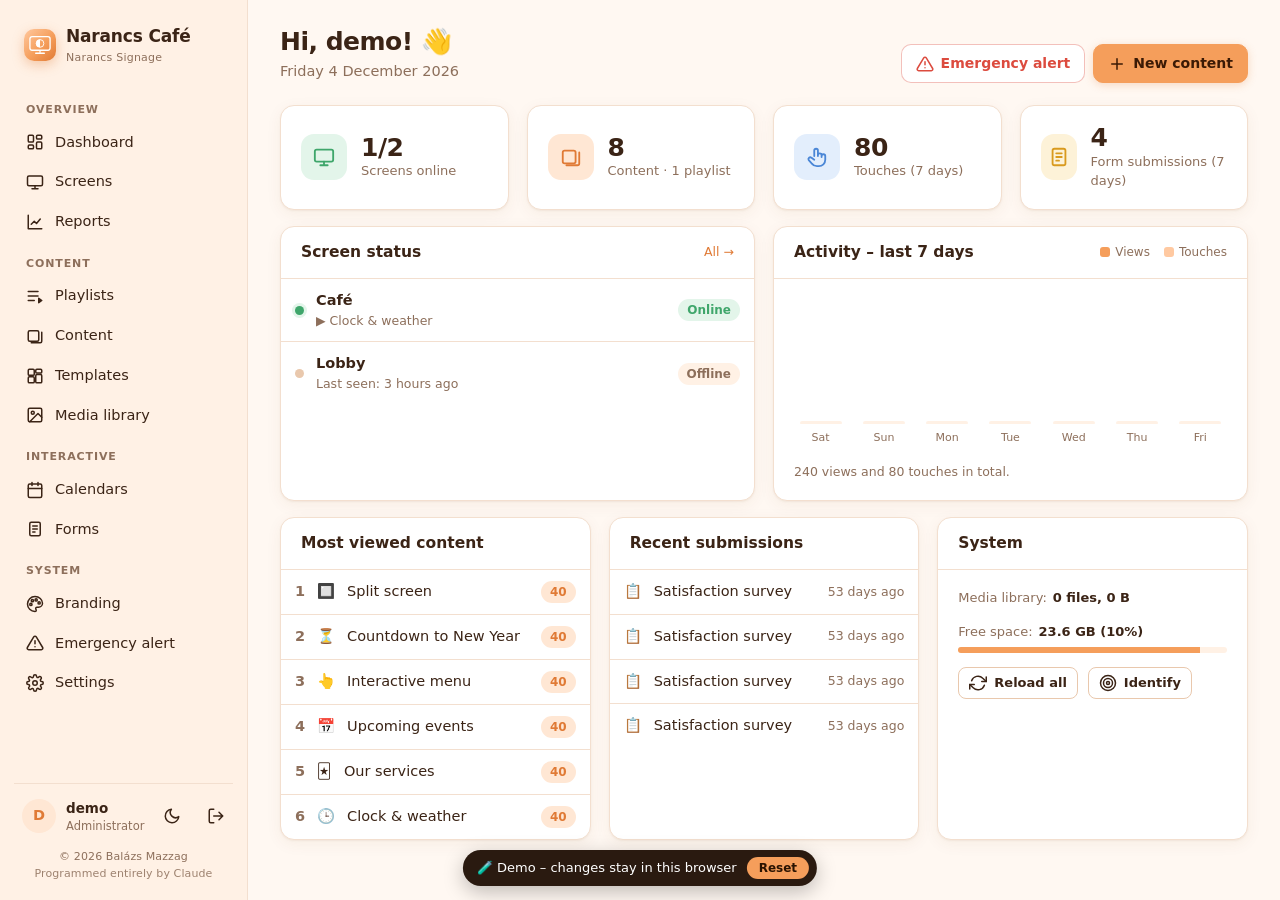
<file: demo/admin/index.html>
<!doctype html>
<html lang="en">
<head>
  <meta charset="utf-8">
  <meta name="viewport" content="width=device-width, initial-scale=1">
  <title>Narancs Signage – Admin</title>
  <link rel="icon" href="../shared/splash/favicon.svg">
  <link rel="stylesheet" href="admin.css">
</head>
<body>
  <div id="app"></div>
  <div id="toasts"></div>
  <script src="../shared/demo-store.js"></script>
  <script src="shim.js"></script>
  <script src="../shared/i18n.js"></script>
  <script src="../shared/themes.js"></script>
  <script src="../shared/zones.js"></script>
  <script src="admin.js"></script>
</body>
</html>
</file>
<file: style.css>
/* Narancs Signage bemutató oldal – az admin halvány narancs színeire épül */
:root {
  --bg: #fff8f2; --bg2: #fff1e5; --surface: #fff; --border: #f3dfcf; --border-strong: #e9c8ad;
  --text: #2a1a10; --muted: #8d6f5b; --primary: #f59e5b; --primary-strong: #e07a35; --soft: #ffe7d4;
  --dot: rgba(170, 110, 60, .22);
  --s-alert: #dc4b3e;
  --mono: "JetBrains Mono", ui-monospace, Menlo, monospace;
  color-scheme: light;
}
* { box-sizing: border-box; }
[hidden] { display: none !important; }
html { scroll-behavior: smooth; }
body {
  margin: 0; color: var(--text); font: 16px/1.6 Inter, "Segoe UI", system-ui, sans-serif;
  background: radial-gradient(var(--dot) 1.3px, transparent 1.6px) 0 0 / 24px 24px, var(--bg);
  overflow-x: hidden;
}
a { color: var(--primary-strong); }
img { max-width: 100%; display: block; }
button { font: inherit; cursor: pointer; }

.btn { display: inline-block; padding: 12px 22px; border-radius: 999px; background: var(--text); color: #fff; font-weight: 600; text-decoration: none; border: 1px solid var(--text); transition: transform .15s; }
.btn:hover { transform: translateY(-1px); }
.btn-ghost { background: transparent; color: var(--text); }
.btn-sm { padding: 6px 16px; font-size: 14px; }

.nav { position: sticky; top: 0; z-index: 10; display: flex; align-items: center; justify-content: space-between; gap: 16px; padding: 14px clamp(16px, 4vw, 48px); background: color-mix(in srgb, var(--bg) 85%, transparent); backdrop-filter: blur(10px); border-bottom: 1px solid var(--border); }
.brand { white-space: nowrap; display: flex; align-items: center; gap: 10px; font-weight: 800; color: var(--text); text-decoration: none; }
.nav nav { display: flex; align-items: center; gap: 22px; }
.nav nav a:not(.btn) { color: var(--muted); text-decoration: none; font-weight: 500; font-size: 15px; }
.nav nav a:not(.btn):hover { color: var(--text); }

/* Hős szakasz */
.hero { display: grid; grid-template-columns: minmax(0, .85fr) minmax(0, 1.25fr); gap: clamp(24px, 4vw, 64px); align-items: center; max-width: 1360px; margin: 0 auto; padding: clamp(40px, 7vw, 96px) clamp(16px, 4vw, 48px); }
.kicker { font: 600 12px var(--mono); letter-spacing: .14em; text-transform: uppercase; color: var(--primary-strong); margin: 0 0 14px; }
h1 { font-size: clamp(40px, 4.6vw, 66px); line-height: 1.02; letter-spacing: -.035em; font-weight: 900; margin: 0 0 22px; }
h1 span { color: var(--primary-strong); }
.lead { font-size: 18px; color: #5a4334; max-width: 34em; margin: 0 0 28px; }
.cta { display: flex; flex-wrap: wrap; gap: 12px; }
.stats { list-style: none; padding: 0; margin: 36px 0 0; display: flex; flex-wrap: wrap; gap: 10px 26px; color: var(--muted); font-size: 14px; }
.stats b { color: var(--text); font-size: 22px; font-weight: 800; margin-right: 4px; }

/* Dőlt bemutató ablak */
.stage { perspective: 2000px; }
.win { transform: rotateX(9deg) rotateY(-13deg) rotateZ(-1.5deg); transform-origin: 50% 50%; transition: transform .6s cubic-bezier(.2,.7,.2,1); }
.stage:hover .win, .stage:focus-within .win { transform: rotateX(4deg) rotateY(-6deg) rotateZ(-.6deg); }
.win {
  background: radial-gradient(rgba(0,0,0,.07) 1px, transparent 1.4px) 0 0 / 18px 18px, #f8f6f4;
  border-radius: 12px; border: 1px solid rgba(0,0,0,.06);
  box-shadow: 0 1px 0 #fff inset, 0 30px 60px -20px rgba(80, 40, 10, .35), 0 12px 24px -12px rgba(80,40,10,.2);
  overflow: hidden;
}
.bar { display: flex; align-items: center; gap: 7px; padding: 12px 16px 6px; font-size: 13px; }
.tl { width: 11px; height: 11px; border-radius: 50%; display: inline-block; }
.tl.r { background: #ff5f57; } .tl.y { background: #febc2e; } .tl.g { background: #28c840; }
.bar b { margin-left: 10px; }
.hint { margin-left: auto; font: 11px var(--mono); letter-spacing: .1em; text-transform: uppercase; color: var(--muted); display: flex; align-items: center; gap: 8px; }
.hint i { width: 14px; height: 14px; border-radius: 50%; background: #ddd; animation: pulse 1.8s infinite; }
@keyframes pulse { 50% { background: var(--primary); } }
.steps { display: flex; flex-wrap: wrap; gap: 4px 14px; padding: 4px 16px 10px; border-bottom: 1px solid rgba(0,0,0,.06); }
.step { background: none; border: 0; padding: 4px 2px; color: #9a918b; font-size: 13px; display: flex; align-items: center; gap: 6px; }
.step em { font-style: normal; width: 18px; height: 18px; border-radius: 50%; background: #e7e2de; display: grid; place-items: center; font-size: 10px; font-weight: 700; }
.step[aria-selected="true"] { color: var(--text); font-weight: 600; }
.step[aria-selected="true"] em { background: var(--text); color: #fff; }
.step.done em { background: var(--primary); color: #fff; }

.panel { position: relative; height: 340px; }
.pane { position: absolute; inset: 0; padding: 26px 30px; display: flex; flex-direction: column; justify-content: center; align-items: center; text-align: center; opacity: 0; visibility: hidden; transition: opacity .35s, visibility .35s; }
.pane.active { opacity: 1; visibility: visible; }
.pane h3 { margin: 0 0 4px; font-size: 18px; }
.sub { margin: 0 0 14px; color: #7d746e; font-size: 13px; max-width: 30em; line-height: 1.5; }
.center { text-align: center; margin: 10px auto 0; }
.cmd { font: 12px var(--mono); background: #2a201a; color: #ffd8b8; padding: 8px 12px; border-radius: 7px; max-width: 100%; overflow-x: auto; white-space: nowrap; }
.ticks { display: flex; gap: 2px; margin: 18px 0 8px; height: 10px; width: min(100%, 390px); }
.ticks i { flex: 1; background: #d9d4d0; border-radius: 1px; transition: background .15s; }
.ticks i.on { background: #2a201a; }
.status { font-size: 12px; color: #7d746e; margin: 0 0 12px; min-height: 1.5em; }
.status.ok { color: #2f8a55; font-weight: 600; }
.btns { display: flex; gap: 8px; }
.mini { border: 1px solid rgba(0,0,0,.1); background: #e9e5e1; border-radius: 6px; padding: 5px 12px; font-size: 12px; font-weight: 500; color: var(--text); }
.mini:hover { background: #dfd9d4; }
.mini.primary { background: var(--text); color: #fff; border-color: var(--text); }
.mini.danger { background: var(--s-alert); color: #fff; border-color: var(--s-alert); }
.mini:disabled { opacity: .5; cursor: default; }

.split { display: grid; grid-template-columns: 1fr 1fr; gap: 26px; align-items: center; width: 100%; text-align: left; }
.form { display: flex; flex-direction: column; align-items: flex-start; gap: 6px; }
.tv { background: #1d1612; padding: 6px; border-radius: 8px; box-shadow: 0 8px 20px -10px rgba(0,0,0,.5); width: 100%; }
.tv-screen { position: relative; aspect-ratio: 16 / 9; border-radius: 3px; overflow: hidden; background: #000; }
.tv-screen > img { position: absolute; inset: 0; width: 100%; height: 100%; object-fit: cover; }
.pairing { background: linear-gradient(135deg, #ffb27a, #e07a35); display: flex; flex-direction: column; align-items: center; justify-content: center; color: #fff; }
.pairing img { position: static; width: 22%; height: auto; margin-bottom: 4px; }
.pairing small { font-size: 10px; opacity: .85; text-transform: uppercase; letter-spacing: .12em; }
.pairing strong { font: 600 clamp(18px, 2.6vw, 30px) var(--mono); letter-spacing: .06em; }
.digits { display: flex; gap: 5px; margin: 4px 0 6px; }
.digits span { width: 26px; height: 32px; border: 1px solid var(--border-strong); background: #fff; border-radius: 6px; display: grid; place-items: center; font: 600 15px var(--mono); }
.digits span.on { border-color: var(--primary-strong); }
.field { display: flex; gap: 10px; font-size: 12px; color: #7d746e; margin-bottom: 6px; }
.field b { color: var(--text); }

.types { display: grid; grid-template-columns: 1fr 1fr; gap: 6px; }
.types button { text-align: left; border: 1px solid rgba(0,0,0,.08); background: #fff; border-radius: 8px; padding: 9px 10px; font-size: 12.5px; font-weight: 500; color: var(--text); }
.types button.on { border-color: var(--primary-strong); background: var(--soft); }

.timeline { position: relative; width: 100%; height: 56px; background: #ece7e3; border-radius: 8px; margin-top: 8px; cursor: ew-resize; touch-action: none; }
.blk { position: absolute; top: 6px; bottom: 6px; border-radius: 6px; font-size: 11px; font-weight: 600; display: flex; align-items: center; justify-content: center; overflow: hidden; white-space: nowrap; padding: 0 4px; transition: box-shadow .2s; }
.blk.a { background: #ffd2ac; } .blk.b { background: #ffb27a; } .blk.c { background: #f59e5b; color: #3b1a05; }
.blk.off { background: transparent; color: #a59c96; font-weight: 400; }
.blk.now { box-shadow: 0 0 0 2px var(--text); }
.needle { position: absolute; top: -6px; bottom: -6px; width: 3px; margin-left: -1.5px; background: var(--text); border-radius: 2px; pointer-events: none; }
.needle::before { content: ""; position: absolute; top: -4px; left: -4px; width: 11px; height: 11px; border-radius: 50%; background: var(--text); }
.hours { display: flex; justify-content: space-between; width: 100%; font: 11px var(--mono); color: #9a918b; margin: 6px 0 12px; padding: 0 2px; }

.tv.big { width: 100%; }
#player > img { opacity: 0; transition: opacity .8s; }
#player > img.on { opacity: 1; }
.ticker { position: absolute; left: 0; right: 0; bottom: 0; background: rgba(0,0,0,.65); color: #fff; font-size: 10px; padding: 3px 0; white-space: nowrap; overflow: hidden; }
.ticker span { display: inline-block; padding-left: 100%; animation: tick 18s linear infinite; }
@keyframes tick { to { transform: translateX(-100%); } }
.alert { position: absolute; inset: 0; background: var(--s-alert); color: #fff; display: flex; flex-direction: column; align-items: center; justify-content: center; gap: 4px; animation: blink 1s steps(2) infinite; text-align: center; }
.alert b { font-size: clamp(16px, 2.4vw, 26px); }
.alert span { font-size: 11px; }
@keyframes blink { 50% { background: #b8352a; } }


/* Szakaszok */
.section { max-width: 1200px; margin: 0 auto; padding: clamp(48px, 7vw, 96px) clamp(16px, 4vw, 48px); }
h2 { font-size: clamp(30px, 3.6vw, 46px); letter-spacing: -.03em; line-height: 1.1; margin: 0 0 10px; font-weight: 800; }
.section-lead { color: var(--muted); font-size: 18px; margin: 0 0 32px; }
.grid { display: grid; gap: 14px; }
.grid article { background: var(--surface); border: 1px solid var(--border); border-radius: 14px; padding: 18px 20px; }
.grid h3 { margin: 0 0 4px; font-size: 16px; }
.grid p { margin: 0; color: var(--muted); font-size: 14px; line-height: 1.5; }
.perks { grid-template-columns: repeat(auto-fill, minmax(min(300px, 100%), 1fr)); margin-top: 28px; }
.perks article { background: var(--soft); border-color: transparent; }
.perks p { color: #6f5242; }

.tabs { display: inline-flex; gap: 4px; padding: 4px; background: var(--bg2); border: 1px solid var(--border); border-radius: 999px; margin: 14px 0 24px; }
.tabs button { border: 0; background: none; padding: 8px 18px; border-radius: 999px; font-weight: 600; color: var(--muted); }
.tabs button[aria-selected="true"] { background: var(--surface); color: var(--text); box-shadow: 0 1px 4px rgba(120,60,20,.12); }
.gallery { display: grid; grid-template-columns: repeat(auto-fill, minmax(min(320px, 100%), 1fr)); gap: 20px; }
.gallery figure { margin: 0; }
.gallery img { border-radius: 12px; border: 1px solid var(--border); box-shadow: 0 10px 30px -18px rgba(120,60,20,.45); transition: transform .2s; }
.gallery a:hover img { transform: translateY(-3px); }
.gallery figcaption { font-size: 14px; color: var(--muted); margin-top: 8px; }

.install { grid-template-columns: repeat(auto-fit, minmax(min(320px, 100%), 1fr)); margin-top: 24px; }
.install article { position: relative; min-width: 0; }
.install h3 { display: flex; flex-wrap: wrap; align-items: center; gap: 4px 10px; margin-bottom: 12px; }
.install h3 em { font-style: normal; width: 26px; height: 26px; border-radius: 50%; background: var(--primary); color: #fff; display: grid; place-items: center; font-size: 13px; }
.install small { font-weight: 400; color: var(--muted); font-size: 13px; }
.install pre { background: #2a201a; color: #ffd8b8; border-radius: 10px; padding: 14px 16px; overflow-x: auto; font: 13px/1.7 var(--mono); margin: 0 0 12px; }
.install p code { font: 13px var(--mono); background: var(--bg2); padding: 1px 5px; border-radius: 4px; }
.copy { position: absolute; top: 18px; right: 18px; border: 1px solid var(--border-strong); background: var(--surface); border-radius: 6px; font-size: 12px; padding: 3px 10px; }

/* Képnézegető */
.lightbox { border: 0; padding: 0; background: transparent; max-width: none; max-height: none; position: fixed; inset: 0; width: 100%; height: 100%; margin: 0; }
body:has(.lightbox[open]) { overflow: hidden; }
.lightbox::backdrop { background: rgba(30, 18, 10, .88); backdrop-filter: blur(4px); }
.lightbox figure { margin: 0; height: 100%; display: flex; flex-direction: column; align-items: center; justify-content: center; gap: 12px; padding: 56px 72px 24px; }
.lightbox img { max-width: 100%; max-height: calc(100% - 40px); object-fit: contain; border-radius: 10px; box-shadow: 0 20px 60px rgba(0,0,0,.5); touch-action: pan-y; user-select: none; }
.lightbox figcaption { display: flex; gap: 14px; color: #fbeee4; font-size: 15px; }
.lightbox figcaption span:last-child { color: #c0a593; font-family: var(--mono); font-size: 13px; }
.lb-btn { position: fixed; border: 0; background: rgba(255,255,255,.12); color: #fff; width: 48px; height: 48px; border-radius: 50%; font-size: 30px; line-height: 1; display: grid; place-items: center; }
.lb-btn:hover { background: rgba(255,255,255,.25); }
.lb-prev { left: 14px; top: 50%; transform: translateY(-50%); }
.lb-next { right: 14px; top: 50%; transform: translateY(-50%); }
.lb-close { right: 14px; top: 14px; font-size: 26px; }
.gallery a { cursor: zoom-in; display: block; }

footer .built-with { flex-basis: 100%; font-size: 13px; }
footer { display: flex; align-items: center; justify-content: center; gap: 10px; flex-wrap: wrap; text-align: center; padding: 36px 16px 48px; color: var(--muted); font-size: 14px; border-top: 1px solid var(--border); }

@media (max-width: 1020px) {
  .hero { grid-template-columns: 1fr; }
  .win, .stage:hover .win { transform: none; }
}
@media (max-width: 640px) {
  .hint { display: none; }
  .panel { height: 470px; }
  .pane { padding: 20px 16px; }
  .split { grid-template-columns: 1fr; gap: 14px; }
  .blk { font-size: 9px; }
  .gallery { grid-template-columns: 1fr; }
  .install { grid-template-columns: 1fr; }
  .lightbox figure { padding: 56px 8px 72px; }
  .lb-prev, .lb-next { top: auto; bottom: 14px; transform: none; }
}
@media (prefers-reduced-motion: reduce) {
  *, *::before, *::after { animation: none !important; transition: none !important; }
}

/* Nyelvváltó */
.lang-switch { display: inline-flex; border: 1px solid var(--border-strong); border-radius: 999px; padding: 2px; }
.lang-switch button { border: 0; background: none; padding: 3px 9px; border-radius: 999px; font: 600 12px var(--mono); color: var(--muted); }
.lang-switch button[aria-pressed="true"] { background: var(--text); color: #fff; }

/* Élő bemutató oldal */
.demo-page h2 { font-size: clamp(36px, 4.6vw, 60px); }
.demo-layout { display: grid; grid-template-columns: minmax(0, 1fr) 300px; gap: 32px; align-items: start; }
.demo-tv { padding: 10px; border-radius: 14px; }
.demo-tv iframe { position: absolute; inset: 0; width: 100%; height: 100%; border: 0; }
.demo-controls { display: flex; flex-wrap: wrap; gap: 8px; margin-top: 14px; }
.demo-controls .mini { font-size: 14px; padding: 7px 14px; }
.demo-side h3 { margin: 0 0 4px; font-size: 16px; }
.demo-side .sub { font-size: 14px; }
.themes { display: grid; grid-template-columns: 1fr 1fr; gap: 6px; margin-bottom: 26px; }
.theme { display: flex; align-items: center; gap: 8px; text-align: left; border: 1px solid var(--border); background: var(--surface); border-radius: 9px; padding: 6px 8px; font-size: 13px; font-weight: 500; color: var(--text); }
.theme i { position: relative; flex: none; width: 26px; height: 20px; border-radius: 5px; }
.theme i b { position: absolute; right: 3px; bottom: 3px; width: 8px; height: 8px; border-radius: 50%; }
.theme.on { border-color: var(--primary-strong); box-shadow: 0 0 0 2px var(--soft); }
.try { margin: 0 0 24px; padding-left: 18px; color: #5a4334; font-size: 14px; }
.try li { margin-bottom: 6px; }
@media (max-width: 900px) { .demo-layout { grid-template-columns: 1fr; } }

.admin-demo { margin-top: clamp(56px, 8vw, 110px); }
.browser { border-radius: 12px; overflow: hidden; border: 1px solid rgba(0,0,0,.08); background: #f8f6f4; box-shadow: 0 30px 60px -24px rgba(80,40,10,.35); }
.browser .bar { padding: 10px 14px; border-bottom: 1px solid rgba(0,0,0,.06); }
.browser .url { margin-left: 12px; flex: 1; max-width: 420px; background: #ece7e3; border-radius: 6px; padding: 3px 10px; font: 12px var(--mono); color: var(--muted); overflow: hidden; text-overflow: ellipsis; white-space: nowrap; }
.browser .bar a { margin-left: auto; font-size: 13px; font-weight: 600; text-decoration: none; white-space: nowrap; }
.browser iframe { display: block; width: 100%; height: min(78vh, 820px); border: 0; background: #fff8f2; }

/* Dokumentáció */
.nav nav a[aria-current="page"] { color: var(--text); }
.docs { display: grid; grid-template-columns: 250px minmax(0, 1fr); gap: 48px; max-width: 1200px; margin: 0 auto; padding: 32px clamp(16px, 4vw, 48px) 64px; }
.toc details { position: sticky; top: 84px; max-height: calc(100vh - 100px); overflow: auto; }
.toc summary { font: 600 12px var(--mono); letter-spacing: .12em; text-transform: uppercase; color: var(--muted); cursor: pointer; margin-bottom: 8px; list-style: none; }
.toc summary::-webkit-details-marker { display: none; }
.toc nav a { display: block; padding: 4px 10px; border-left: 2px solid var(--border); color: var(--text); text-decoration: none; font-size: 14px; font-weight: 600; }
.toc nav a.toc-sub { padding-left: 22px; font-weight: 400; color: var(--muted); font-size: 13px; }
.toc nav a:hover { color: var(--primary-strong); }
.toc nav a.on { border-left-color: var(--primary-strong); color: var(--primary-strong); background: var(--soft); }
.doc { max-width: 820px; }
.doc section { scroll-margin-top: 84px; padding-bottom: 28px; border-bottom: 1px solid var(--border); margin-bottom: 36px; }
.doc section:last-child { border-bottom: 0; }
.doc h1 { font-size: clamp(32px, 4vw, 46px); margin-bottom: 10px; }
.doc h2 { font-size: clamp(26px, 3vw, 34px); margin: 0 0 14px; }
.doc h3 { font-size: 19px; margin: 30px 0 8px; scroll-margin-top: 84px; }
.doc p, .doc li, .doc dd { color: #4a3528; }
.doc-lead { font-size: 19px; color: var(--muted) !important; }
.doc code { font: 13.5px var(--mono); background: var(--bg2); border: 1px solid var(--border); padding: 1px 5px; border-radius: 5px; word-break: break-word; }
.doc pre { position: relative; background: #2a201a; color: #ffd8b8; border-radius: 10px; padding: 14px 16px; overflow-x: auto; font: 13px/1.7 var(--mono); margin: 10px 0 16px; }
.doc pre code { background: none; border: 0; padding: 0; color: inherit; word-break: normal; }
.doc pre.has-copy { padding-right: 78px; }
.doc pre .copy { top: 10px; right: 10px; }
.doc img.arch { width: 100%; height: auto; margin: 6px 0 18px; border: 1px solid var(--border); border-radius: 18px; }
.doc table { width: 100%; border-collapse: collapse; margin: 10px 0 18px; font-size: 14.5px; display: block; overflow-x: auto; }
.doc th, .doc td { text-align: left; vertical-align: top; padding: 9px 12px; border-bottom: 1px solid var(--border); }
.doc th { background: var(--bg2); font-weight: 700; white-space: nowrap; }
.doc td:first-child { white-space: nowrap; font-weight: 500; }
.doc .note { background: var(--soft); border-left: 3px solid var(--primary); padding: 10px 14px; border-radius: 0 8px 8px 0; }
.doc kbd { font: 600 12px var(--mono); background: var(--surface); border: 1px solid var(--border-strong); border-bottom-width: 2px; border-radius: 5px; padding: 1px 6px; }
.doc .steps-list > li { margin-bottom: 12px; }
.doc .faq dt { font-weight: 700; margin-top: 16px; }
.doc .faq dd { margin: 4px 0 0; }
@media (max-width: 900px) {
  .docs { grid-template-columns: minmax(0, 1fr); gap: 16px; padding-top: 16px; }
  .toc details { position: static; max-height: none; background: var(--surface); border: 1px solid var(--border); border-radius: 12px; padding: 12px 14px; }
  .toc summary { margin: 0; }
  .toc summary::after { content: " ▾"; }
  .doc td:first-child { white-space: normal; }
}
.more-docs { margin: 22px 0 0; font-weight: 600; }

@media (max-width: 440px) { .brand-name { display: none; } .nav nav { gap: 12px; } }

/* Összehasonlítás */
.savings { background: var(--surface); border: 1px solid var(--border); border-radius: 18px; padding: 22px 24px; margin-bottom: 28px; }
.savings-title { font: 600 12px var(--mono); letter-spacing: .12em; text-transform: uppercase; color: var(--muted); margin: 0 0 14px; }
.savings-grid { grid-template-columns: repeat(auto-fit, minmax(min(190px, 100%), 1fr)); gap: 12px; }
.savings-grid article { background: var(--bg); border: 1px solid var(--border); border-radius: 12px; padding: 14px 16px; }
.savings-grid article span { display: block; font-weight: 600; font-size: 14px; }
.savings-grid article b { display: block; font-size: 26px; font-weight: 800; letter-spacing: -.02em; margin: 2px 0; }
.savings-grid article small { color: var(--muted); font-size: 12.5px; }
.savings-grid article.us { background: var(--soft); border-color: var(--primary); }
.savings-grid article.us b { color: var(--primary-strong); }
.table-scroll { overflow-x: auto; border: 1px solid var(--border); border-radius: 16px; background: var(--surface); }
.cmp { width: 100%; border-collapse: collapse; font-size: 14.5px; min-width: 760px; }
.cmp th, .cmp td { padding: 11px 14px; border-bottom: 1px solid var(--border); text-align: center; vertical-align: middle; }
.cmp th { font-size: 14px; background: var(--bg2); position: sticky; top: 0; }
.cmp td:first-child, .cmp th:first-child { text-align: left; font-weight: 500; position: sticky; left: 0; background: var(--surface); z-index: 1; }
.cmp th:first-child { background: var(--bg2); }
.cmp .us { background: var(--soft); font-weight: 700; }
.cmp th.us { background: var(--primary); color: #2a1300; }
.cmp .yes { color: #2f8a55; font-weight: 700; }
.cmp .us.yes { color: #2f8a55; }
.cmp .no { color: #c4ae9e; }
.cmp small { color: var(--muted); font-weight: 400; font-size: 11.5px; }
.cmp tr.group td { background: var(--bg); font: 600 11px var(--mono); letter-spacing: .1em; text-transform: uppercase; color: var(--muted); text-align: left; padding-top: 16px; }
.cmp tbody tr:last-child td { border-bottom: 0; }
.footnote { font-size: 12.5px; color: var(--muted); margin: 12px 2px 0; }
.honest-title { margin-top: 56px; }
.compare-cta { margin-top: 32px; }

/* Fejléc menü: szűk képernyőn a ☰ gomb mögé csukódik */
.nav-links { display: flex; align-items: center; gap: 22px; }
.nav-toggle { display: none; place-items: center; width: 40px; height: 36px; border: 1px solid var(--border-strong); border-radius: 10px; background: var(--surface); color: var(--text); font-size: 18px; line-height: 1; }
@media (max-width: 1180px) {
  .nav-toggle { display: inline-grid; }
  .nav-links { display: none; position: absolute; top: 100%; left: 0; right: 0; flex-direction: column; align-items: stretch; gap: 0; padding: 6px clamp(16px, 4vw, 48px) 12px; background: var(--bg); border-bottom: 1px solid var(--border); box-shadow: 0 12px 24px -16px rgba(80, 40, 10, .35); }
  .nav.open .nav-links { display: flex; }
  .nav-links a { padding: 11px 0; border-bottom: 1px solid var(--border); font-size: 16px !important; }
  .nav-links a:last-child { border-bottom: 0; }
  .nav nav { gap: 10px; }
}

/* Sablonok sáv a főoldalon */
.tpl-strip { display: grid; grid-template-columns: minmax(0, 1.1fr) minmax(0, 1fr); gap: 16px 28px; align-items: center; margin-top: 28px; padding: 24px 26px; border-radius: 18px; background: var(--surface); border: 1px solid var(--border); }
.tpl-strip .tpl-img { grid-row: span 2; display: block; border-radius: 10px; overflow: hidden; border: 1px solid var(--border); }
.tpl-strip .tpl-img img { width: 100%; height: auto; transition: transform .3s; }
.tpl-strip .tpl-img:hover img { transform: scale(1.02); }
.tpl-strip ul { align-self: start; }
.tpl-strip h3 { margin: 0 0 6px; font-size: 20px; }
.tpl-strip p { margin: 0; color: var(--muted); font-size: 15px; }
.tpl-strip code { font: 13px var(--mono); background: var(--bg2); padding: 1px 5px; border-radius: 4px; }
.tpl-strip ul { list-style: none; margin: 0; padding: 0; display: flex; flex-wrap: wrap; gap: 8px; }
.tpl-strip li { background: var(--soft); border-radius: 999px; padding: 6px 12px; font-size: 14px; font-weight: 500; }
@media (max-width: 800px) { .tpl-strip { grid-template-columns: 1fr; } }
.tpl-strip .tpl-links { margin-top: 10px; font-weight: 600; }

/* Sablongaléria (templates/): minden sablon egy mini kijelző a saját diáival */
.gallery-how { color: var(--muted); font-size: 15px; max-width: 46em; margin: -18px 0 28px; }
.gallery-how b { color: var(--text); font-weight: 600; }
.gallery-tools { display: flex; flex-wrap: wrap; align-items: center; justify-content: space-between; gap: 12px 24px; padding: 14px 0; border-top: 1px solid var(--border); border-bottom: 1px solid var(--border); }
.gallery-cats { display: flex; flex-wrap: wrap; gap: 6px; }
.gallery-cats button { border: 1px solid transparent; background: none; color: var(--muted); font-weight: 600; font-size: 14px; padding: 5px 12px; border-radius: 999px; }
.gallery-cats button:hover { color: var(--text); border-color: var(--border); }
.gallery-cats button[aria-pressed="true"] { background: var(--soft); color: var(--text); border-color: var(--border-strong); }
.gallery-cats small { color: var(--muted); font-weight: 500; margin-left: 4px; }
.gallery-search { width: min(260px, 100%); border: 1px solid var(--border); background: var(--surface); border-radius: 999px; padding: 8px 16px; font: inherit; font-size: 15px; color: var(--text); }
.gallery-status { color: var(--muted); margin: 32px 0; }
.gallery-status:empty { display: none; }
.templates-page :focus-visible { outline: 3px solid var(--primary-strong); outline-offset: 3px; }

.wall { list-style: none; padding: 0; margin: 36px 0 0; display: grid; grid-template-columns: repeat(auto-fill, minmax(min(100%, 340px), 1fr)); gap: clamp(36px, 4vw, 56px) clamp(24px, 3vw, 40px); }
.wall .tpl { display: flex; flex-direction: column; min-width: 0; }
.wall .g-tv { --accent: #f08a4b; --bezel: #241811; --screen: #31221a; }
.wall .bezel { background: var(--bezel); border-radius: 12px; padding: 7px; box-shadow: 0 18px 30px -18px rgba(60, 30, 10, .55); }
.wall .screen { aspect-ratio: 16 / 9; border-radius: 5px; overflow: hidden; position: relative; background: var(--screen); color: #f6ece4; container-type: size; }
.wall .stand { width: 14%; height: 12px; margin: 0 auto; background: linear-gradient(var(--bezel), #3a2a20); }
.wall .foot-bar { width: 34%; height: 6px; margin: 0 auto; border-radius: 6px; background: var(--bezel); }
/* a mini diák méretei a kijelző szélességéhez (cqw) igazodnak, így a zónákban is arányosak */
.wall .slide { position: absolute; inset: 0; padding: 6cqw 7cqw; display: flex; flex-direction: column; justify-content: center; gap: 1.6cqw; background: linear-gradient(135deg, color-mix(in srgb, var(--accent) 22%, var(--screen)), var(--screen) 70%); }
.wall .slide.center { align-items: center; text-align: center; }
.wall .k { font-size: 3.4cqw; font-weight: 700; color: var(--accent); line-height: 1.1; }
.wall .h { font-size: 7.4cqw; font-weight: 900; line-height: 1.02; letter-spacing: -.02em; overflow-wrap: anywhere; display: -webkit-box; -webkit-line-clamp: 2; -webkit-box-orient: vertical; overflow: hidden; }
.wall .b { font-size: 3.2cqw; line-height: 1.35; opacity: .75; display: -webkit-box; -webkit-line-clamp: 2; -webkit-box-orient: vertical; overflow: hidden; }
.wall .tiles { display: grid; grid-template-columns: repeat(var(--n, 3), minmax(0, 1fr)); gap: 2cqw; margin-top: 1.5cqw; }
.wall .tiles div { background: rgba(255, 255, 255, .08); border-radius: 1.6cqw; padding: 2.4cqw; font-size: 3cqw; font-weight: 700; line-height: 1.2; overflow: hidden; }
.wall .tiles i { display: block; font-style: normal; font-size: 5.4cqw; margin-bottom: 1cqw; }
.wall .big { font-size: 19cqw; font-weight: 800; letter-spacing: -.04em; line-height: 1; font-variant-numeric: tabular-nums; }
.wall .rows { display: grid; gap: 1.8cqw; margin-top: 1cqw; }
.wall .rows div { display: flex; gap: 3cqw; align-items: center; font-size: 3.2cqw; }
.wall .rows div b { color: var(--accent); font-variant-numeric: tabular-nums; }
.wall .rows div span { height: 2.4cqw; border-radius: 2cqw; background: rgba(255, 255, 255, .14); flex: 1; }
.wall .g-digits { display: flex; gap: 2cqw; }
.wall .g-digits b { font-size: 13cqw; font-weight: 800; background: rgba(255, 255, 255, .08); border-radius: 2cqw; padding: 1cqw 2.4cqw; font-variant-numeric: tabular-nums; }
.wall .qr { flex-direction: row; align-items: center; gap: 6cqw; }
.wall .qr svg { width: 34cqw; flex: none; background: #fff; border-radius: 2cqw; padding: 2cqw; }
.wall .g-field { height: 6cqw; border-radius: 1.4cqw; background: rgba(255, 255, 255, .1); }
.wall .send { align-self: flex-start; background: var(--accent); color: var(--screen); font-weight: 800; font-size: 3.2cqw; padding: 1.4cqw 4cqw; border-radius: 4cqw; }
.wall .icon { font-size: 14cqw; line-height: 1; }
.wall .zones { position: absolute; inset: 0; display: grid; gap: 1.4cqw; padding: 1.4cqw; background: #1b120c; }
.wall .zones > div { position: relative; overflow: hidden; border-radius: 1cqw; container-type: size; }
.wall .dots { display: flex; justify-content: center; flex-wrap: wrap; gap: 2px; margin: 10px 0 0; }
.wall .dots button { width: 24px; height: 24px; border: 0; padding: 0; background: none; display: grid; place-items: center; border-radius: 50%; }
.wall .dots button::before { content: ""; width: 7px; height: 7px; border-radius: 50%; background: var(--border-strong); transition: background .2s, transform .2s; }
.wall .dots button[aria-current="true"]::before { background: var(--primary-strong); transform: scale(1.3); }
.wall .info { margin-top: 8px; display: flex; flex-direction: column; gap: 6px; flex: 1; }
.wall .info h3 { margin: 0; font-size: 20px; line-height: 1.25; letter-spacing: -.01em; display: flex; gap: 10px; align-items: baseline; }
.wall .desc { margin: 0; color: #5a4334; font-size: 15px; }
.wall .facts { margin: 0; color: var(--muted); font-size: 14px; display: flex; flex-wrap: wrap; align-items: center; gap: 4px 14px; }
.wall .langs { display: inline-flex; gap: 4px; }
.wall .langs abbr { text-decoration: none; background: var(--soft); border: 1px solid transparent; border-radius: 999px; padding: 1px 8px; font-size: 12px; font-weight: 600; line-height: 18px; color: var(--primary-strong); }
.wall .langs abbr.off { background: none; border: 1px dashed var(--border-strong); color: var(--muted); }
.wall .actions { display: flex; align-items: center; gap: 14px; margin-top: auto; padding-top: 8px; }
.wall .actions .btn { padding: 8px 18px; font-size: 15px; }
.wall .actions small { color: var(--muted); font-size: 13px; }
.gallery-share { display: grid; grid-template-columns: minmax(0, .9fr) minmax(0, 1.1fr); gap: clamp(28px, 5vw, 80px); margin-top: clamp(64px, 9vw, 120px); padding-top: clamp(28px, 4vw, 48px); border-top: 1px solid var(--border); }
.gallery-share .section-lead { margin-bottom: 22px; }
.gallery-steps { list-style: none; counter-reset: s; margin: 0; padding: 0; display: grid; gap: 22px; align-content: center; }
.gallery-steps li { counter-increment: s; display: grid; grid-template-columns: 44px minmax(0, 1fr); column-gap: 14px; }
.gallery-steps li::before { content: counter(s); grid-row: span 2; width: 36px; height: 36px; border-radius: 50%; background: var(--soft); color: var(--primary-strong); font-weight: 800; display: grid; place-items: center; }
.gallery-steps b { font-size: 17px; }
.gallery-steps span { color: var(--muted); font-size: 15px; }
.gallery-steps span b { font-size: inherit; color: var(--text); font-weight: 600; }
.gallery-steps code { font: 13px var(--mono); background: var(--soft); padding: 1px 5px; border-radius: 4px; }
@media (max-width: 760px) {
  .gallery-share { grid-template-columns: minmax(0, 1fr); }
  .gallery-search { width: 100%; }
}
@media (prefers-reduced-motion: reduce) { .wall .dots button::before { transition: none; } }

/* Funkciók: tartalomtípusok csoportonként, valódi kijelzőképpel tévékeretben */
.showcase { display: grid; gap: clamp(40px, 6vw, 80px); margin: 12px 0 clamp(48px, 7vw, 88px); }
.show-row { display: grid; grid-template-columns: minmax(0, .9fr) minmax(0, 1.1fr); gap: clamp(24px, 4vw, 64px); align-items: center; }
.show-row.flip .show-text { order: 2; }
.show-text h3 { font-size: clamp(24px, 2.4vw, 32px); letter-spacing: -.025em; line-height: 1.1; margin: 0 0 10px; font-weight: 800; }
.show-lead { color: var(--muted); font-size: 17px; margin: 0 0 20px; max-width: 32em; }
.show-types { list-style: none; margin: 0; padding: 0; display: grid; grid-template-columns: repeat(2, minmax(0, 1fr)); gap: 14px 22px; }
.show-types li { display: flex; gap: 12px; align-items: flex-start; }
.show-types li > span { flex: none; width: 38px; height: 38px; border-radius: 10px; background: var(--soft); display: grid; place-items: center; font-size: 20px; }
.show-types b { display: block; font-size: 15px; line-height: 1.3; }
.show-types p { margin: 2px 0 0; color: var(--muted); font-size: 13.5px; line-height: 1.45; }
.show-row:last-child .show-types { grid-template-columns: minmax(0, 1fr); }
.show-tv { display: block; position: relative; padding-bottom: 26px; }
.show-bezel { display: block; background: #241811; border-radius: 14px; padding: 8px; box-shadow: 0 30px 50px -28px rgba(80, 40, 10, .55); }
.show-bezel img { display: block; width: 100%; height: auto; border-radius: 6px; transition: filter .2s; }
.show-tv:hover .show-bezel img { filter: brightness(1.08); }
.show-tv::before { content: ""; position: absolute; left: 50%; bottom: 6px; width: 12%; height: 20px; transform: translateX(-50%); background: linear-gradient(#241811, #3a2a20); }
.show-tv::after { content: ""; position: absolute; left: 50%; bottom: 0; width: 32%; height: 7px; transform: translateX(-50%); border-radius: 7px; background: #241811; }
.perk-shots { display: grid; grid-template-columns: repeat(auto-fill, minmax(min(100%, 260px), 1fr)); gap: 18px; }
.perk-shots article { background: var(--surface); border: 1px solid var(--border); border-radius: 16px; overflow: hidden; padding-bottom: 18px; }
.perk-img { display: block; aspect-ratio: 16 / 10; overflow: hidden; border-bottom: 1px solid var(--border); background: var(--bg2); }
/* nagyítva, az admin oldalsáv nélkül: a tartalmi rész bal felső sarka látszik */
.perk-img img { width: 175%; max-width: none; height: auto; margin-left: -27%; transform-origin: 0 0; transition: transform .3s; }
.perk-img:hover img { transform: scale(1.04); }
.perk-shots h3 { margin: 16px 20px 4px; font-size: 16px; }
.perk-shots p { margin: 0 20px; color: var(--muted); font-size: 14px; line-height: 1.5; }
.perks { margin-top: 18px; grid-template-columns: repeat(auto-fit, minmax(min(100%, 190px), 1fr)); }
@media (max-width: 860px) {
  .show-row, .tpl-strip { grid-template-columns: minmax(0, 1fr); }
  .show-row.flip .show-text { order: 0; }
  .show-tv { order: -1; }
  .tpl-strip .tpl-img { grid-row: auto; }
}
@media (max-width: 520px) { .show-types { grid-template-columns: minmax(0, 1fr); } }
@media (prefers-reduced-motion: reduce) { .perk-img img, .tpl-strip .tpl-img img, .show-bezel img { transition: none; } }

/* Dokumentáció: képernyőképek */
.doc .shot { margin: 14px 0 22px; }
.doc .shot a { display: block; border-radius: 12px; overflow: hidden; border: 1px solid var(--border); box-shadow: 0 14px 30px -22px rgba(80, 40, 10, .5); }
.doc .shot img { display: block; width: 100%; height: auto; }
.doc .shot figcaption { margin-top: 8px; color: var(--muted); font-size: 13.5px; }
.doc .shot-pair { display: grid; grid-template-columns: repeat(2, minmax(0, 1fr)); gap: 16px; }
@media (max-width: 640px) { .doc .shot-pair { grid-template-columns: minmax(0, 1fr); } }

.pi-note { margin: 18px 0 0; padding: 14px 18px; border-radius: 14px; background: var(--soft); color: #5a4334; font-size: 15px; }

/* Platformok a hero alatt: kis egyszínű ikonok */
.platforms { list-style: none; padding: 0; margin: 22px 0 0; display: flex; flex-wrap: wrap; gap: 8px; }
.platforms li { display: inline-flex; align-items: center; gap: 6px; padding: 6px 12px 6px 10px; border-radius: 999px; background: var(--soft); color: #5a4334; font-size: 13.5px; font-weight: 600; }
.platforms svg { width: 16px; height: 16px; flex: none; color: var(--primary); }
/* Windows letöltés a telepítés szakaszban */
.win-note { display: flex; align-items: center; gap: 16px; margin: 18px 0 0; padding: 16px 18px; border-radius: 14px; border: 1px solid var(--line, #f0dccb); background: #fff; }
.win-note > svg { width: 30px; height: 30px; flex: none; color: var(--primary); }
.win-note > div { flex: 1; color: #5a4334; font-size: 15px; }
@media (max-width: 640px) { .win-note { flex-wrap: wrap; } .win-note .btn { width: 100%; text-align: center; } }
/* Dokumentáció: támogatott platformok kis ikonokkal */
.platform-table img.pf { width: 18px; height: 18px; vertical-align: -4px; margin-right: 8px; }
.platform-table td:nth-child(2), .platform-table td:nth-child(3) { white-space: nowrap; }
.theme-mode { display: flex; gap: 6px; margin-bottom: 8px; }
.theme-mode .mini.on { border-color: var(--primary-strong); box-shadow: 0 0 0 2px var(--soft); }
</file>
<file: demo/admin/admin.css>
/* Narancs Signage admin – halvány narancs téma */
:root {
  --bg: #fff8f2;
  --bg-2: #fff1e5;
  --surface: #ffffff;
  --surface-2: #fffaf6;
  --border: #f3dfcf;
  --border-strong: #e9c8ad;
  --text: #3b2416;
  --muted: #8d6f5b;
  --primary: #f59e5b;
  --primary-strong: #e07a35;
  --primary-soft: #ffe7d4;
  --primary-softer: #fff3ea;
  --on-primary: #3b1a05;
  --success: #3fa66b;
  --success-soft: #e3f5ea;
  --warning: #d99a1e;
  --warning-soft: #fdf2d8;
  --danger: #dc4b3e;
  --danger-soft: #fde4e1;
  --info: #4a86d6;
  --info-soft: #e3eefc;
  --shadow: 0 1px 2px rgba(120, 60, 20, .06), 0 4px 16px rgba(120, 60, 20, .06);
  --shadow-lg: 0 10px 40px rgba(120, 60, 20, .18);
  --radius: 14px;
  --radius-sm: 9px;
  --sidebar: 248px;
  font-family: "Inter", "Segoe UI", system-ui, -apple-system, "Roboto", sans-serif;
  color-scheme: light;
}
@media (prefers-color-scheme: dark) {
  :root:not([data-theme="light"]) {
    --bg: #1c1612; --bg-2: #241b15; --surface: #2a201a; --surface-2: #30251e; --border: #3d2f25; --border-strong: #574234;
    --text: #fbeee4; --muted: #c0a593; --primary-soft: #4a3020; --primary-softer: #35261c; --on-primary: #2a1100;
    --success-soft: #1f3a2a; --warning-soft: #3d3118; --danger-soft: #45201c; --info-soft: #1d2d44;
    --shadow: 0 1px 2px rgba(0,0,0,.3), 0 4px 16px rgba(0,0,0,.25); color-scheme: dark;
  }
}
:root[data-theme="dark"] {
  --bg: #1c1612; --bg-2: #241b15; --surface: #2a201a; --surface-2: #30251e; --border: #3d2f25; --border-strong: #574234;
  --text: #fbeee4; --muted: #c0a593; --primary-soft: #4a3020; --primary-softer: #35261c; --on-primary: #2a1100;
  --success-soft: #1f3a2a; --warning-soft: #3d3118; --danger-soft: #45201c; --info-soft: #1d2d44;
  --shadow: 0 1px 2px rgba(0,0,0,.3), 0 4px 16px rgba(0,0,0,.25); color-scheme: dark;
}

* { box-sizing: border-box; }
[hidden] { display: none !important; }
html, body { margin: 0; background: var(--bg); color: var(--text); font-size: 14.5px; line-height: 1.5; }
a { color: var(--primary-strong); text-decoration: none; }
a:hover { text-decoration: underline; }
h1, h2, h3, h4 { margin: 0; line-height: 1.25; }
button, input, select, textarea { font: inherit; color: inherit; }
svg.i { width: 18px; height: 18px; fill: none; stroke: currentColor; stroke-width: 2; stroke-linecap: round; stroke-linejoin: round; flex-shrink: 0; }

/* ---------- Elrendezés ---------- */
.layout { display: grid; grid-template-columns: var(--sidebar) 1fr; min-height: 100vh; }
.sidebar { background: var(--bg-2); border-right: 1px solid var(--border); padding: 18px 14px; display: flex; flex-direction: column; gap: 4px; position: sticky; top: 0; height: 100vh; overflow-y: auto; }
.brand { display: flex; align-items: center; gap: 10px; padding: 6px 10px 18px; font-weight: 800; font-size: 17px; letter-spacing: -.01em; }
.brand .logo { width: 32px; height: 32px; border-radius: 10px; background: linear-gradient(135deg, #ffc89e, var(--primary) 55%, var(--primary-strong)); display: grid; place-items: center; color: #fff; box-shadow: 0 4px 12px rgba(224,122,53,.35); }
.brand small { display: block; font-size: 11px; font-weight: 500; color: var(--muted); letter-spacing: .02em; }
.nav-section { font-size: 11px; text-transform: uppercase; letter-spacing: .08em; color: var(--muted); padding: 14px 12px 4px; font-weight: 600; }
.nav a { display: flex; align-items: center; gap: 11px; padding: 9px 12px; border-radius: 10px; color: var(--text); font-weight: 500; text-decoration: none; transition: background .15s; position: relative; }
.nav a:hover { background: var(--primary-softer); }
.nav a.active { background: var(--primary-soft); color: var(--primary-strong); font-weight: 650; }
.nav a.active::before { content: ""; position: absolute; left: -14px; top: 8px; bottom: 8px; width: 4px; border-radius: 0 4px 4px 0; background: var(--primary); }
.nav a .count { margin-left: auto; font-size: 11px; background: var(--primary); color: var(--on-primary); border-radius: 99px; padding: 1px 8px; font-weight: 700; }
.nav a .count.red { background: var(--danger); color: #fff; }
.sidebar .bottom { margin-top: auto; padding-top: 14px; border-top: 1px solid var(--border); display: flex; align-items: center; gap: 10px; padding-left: 8px; }
.avatar { width: 34px; height: 34px; border-radius: 50%; background: var(--primary-soft); color: var(--primary-strong); display: grid; place-items: center; font-weight: 700; }
.sidebar .bottom .who { flex: 1; min-width: 0; font-weight: 600; font-size: 13.5px; overflow: hidden; text-overflow: ellipsis; }
.sidebar .bottom .who small { display: block; color: var(--muted); font-weight: 400; font-size: 11.5px; }

.main { min-width: 0; padding: 26px 32px 60px; }
.page-head { display: flex; align-items: flex-end; justify-content: space-between; gap: 16px; margin-bottom: 22px; flex-wrap: wrap; }
.page-head h1 { font-size: 25px; font-weight: 800; letter-spacing: -.02em; }
.page-head p { margin: 4px 0 0; color: var(--muted); }
.page-head .actions { display: flex; gap: 8px; flex-wrap: wrap; }
.crumbs { font-size: 13px; color: var(--muted); margin-bottom: 4px; }
.crumbs a { color: var(--muted); }
.mobile-bar { display: none; }

/* ---------- Komponensek ---------- */
.btn { display: inline-flex; align-items: center; justify-content: center; gap: 7px; border: 1px solid var(--border-strong); background: var(--surface); color: var(--text); padding: 8px 14px; border-radius: 10px; font-weight: 600; cursor: pointer; transition: all .15s; white-space: nowrap; text-decoration: none !important; font-size: 14px; }
.btn:hover { border-color: var(--primary); background: var(--primary-softer); }
.btn:active { transform: translateY(1px); }
.btn.primary { background: var(--primary); border-color: var(--primary); color: var(--on-primary); box-shadow: 0 2px 8px rgba(224,122,53,.25); }
.btn.primary:hover { background: var(--primary-strong); border-color: var(--primary-strong); color: #fff; }
.btn.danger { color: var(--danger); border-color: color-mix(in srgb, var(--danger) 35%, transparent); }
.btn.danger:hover { background: var(--danger-soft); border-color: var(--danger); }
.btn.ghost { border-color: transparent; background: transparent; }
.btn.ghost:hover { background: var(--primary-softer); }
.btn.sm { padding: 5px 10px; font-size: 13px; border-radius: 8px; }
.btn.icon { padding: 7px; }
.btn[disabled] { opacity: .5; pointer-events: none; }

.card { background: var(--surface); border: 1px solid var(--border); border-radius: var(--radius); box-shadow: var(--shadow); }
.card-pad { padding: 20px; }
.card-head { display: flex; align-items: center; justify-content: space-between; gap: 10px; padding: 16px 20px; border-bottom: 1px solid var(--border); }
.card-head h3 { font-size: 15.5px; font-weight: 700; }
.card-body { padding: 18px 20px; }
.grid { display: grid; gap: 18px; }
.grid.c2 { grid-template-columns: repeat(2, minmax(0, 1fr)); }
.grid.c3 { grid-template-columns: repeat(3, minmax(0, 1fr)); }
.grid.c4 { grid-template-columns: repeat(4, minmax(0, 1fr)); }
.grid.auto { grid-template-columns: repeat(auto-fill, minmax(280px, 1fr)); }
.split { display: grid; grid-template-columns: minmax(0, 1fr) minmax(0, 1.05fr); gap: 20px; align-items: start; }
.split.wide-left { grid-template-columns: minmax(0, 1.6fr) minmax(0, 1fr); }
.stack { display: flex; flex-direction: column; gap: 14px; }
.row { display: flex; gap: 10px; align-items: center; flex-wrap: wrap; }
.row.between { justify-content: space-between; }
.grow { flex: 1; min-width: 0; }
.muted { color: var(--muted); }
.small { font-size: 12.5px; }
.mt { margin-top: 16px; }
.hidden { display: none !important; }

.stat { padding: 18px 20px; display: flex; gap: 14px; align-items: center; }
.stat .ic { width: 46px; height: 46px; border-radius: 13px; display: grid; place-items: center; background: var(--primary-soft); color: var(--primary-strong); }
.stat .ic svg { width: 22px; height: 22px; }
.stat .v { font-size: 25px; font-weight: 800; letter-spacing: -.02em; line-height: 1.1; }
.stat .l { color: var(--muted); font-size: 13px; }
.stat.green .ic { background: var(--success-soft); color: var(--success); }
.stat.blue .ic { background: var(--info-soft); color: var(--info); }
.stat.yellow .ic { background: var(--warning-soft); color: var(--warning); }

/* Űrlap elemek */
.field { display: flex; flex-direction: column; gap: 6px; }
.field > label, .label { font-weight: 600; font-size: 13px; }
.field .hint { font-size: 12px; color: var(--muted); }
.input, select.input, textarea.input { width: 100%; border: 1px solid var(--border-strong); background: var(--surface); border-radius: 10px; padding: 9px 12px; outline: none; transition: border-color .15s, box-shadow .15s; }
.input:focus { border-color: var(--primary); box-shadow: 0 0 0 3px color-mix(in srgb, var(--primary) 22%, transparent); }
textarea.input { min-height: 90px; resize: vertical; }
textarea.code { font-family: ui-monospace, "SF Mono", Menlo, monospace; font-size: 13px; min-height: 220px; }
input[type="color"].input { padding: 3px; height: 40px; cursor: pointer; }
.check { display: inline-flex; align-items: center; gap: 9px; cursor: pointer; font-weight: 500; user-select: none; }
.switch { position: relative; width: 38px; height: 22px; flex-shrink: 0; }
.switch input { opacity: 0; width: 0; height: 0; position: absolute; }
.switch span { position: absolute; inset: 0; border-radius: 99px; background: var(--border-strong); transition: .2s; }
.switch span::after { content: ""; position: absolute; width: 16px; height: 16px; left: 3px; top: 3px; border-radius: 50%; background: #fff; transition: .2s; box-shadow: 0 1px 3px rgba(0,0,0,.2); }
.switch input:checked + span { background: var(--primary); }
.switch input:checked + span::after { transform: translateX(16px); }
.fields { display: grid; grid-template-columns: repeat(2, minmax(0, 1fr)); gap: 14px 16px; }
.fields .full { grid-column: 1 / -1; }
.seg { display: inline-flex; background: var(--bg-2); border: 1px solid var(--border); border-radius: 10px; padding: 3px; gap: 2px; flex-wrap: wrap; }
.seg button { border: 0; background: transparent; padding: 6px 12px; border-radius: 8px; cursor: pointer; font-weight: 600; font-size: 13px; color: var(--muted); }
.seg button.on { background: var(--surface); color: var(--primary-strong); box-shadow: var(--shadow); }
.seg .seg-ic { display: flex; align-items: center; } .seg .seg-ic .i { width: 16px; height: 16px; }
.daypick { display: flex; gap: 4px; }
.daypick button { width: 34px; height: 30px; border-radius: 8px; border: 1px solid var(--border-strong); background: var(--surface); cursor: pointer; font-size: 12px; font-weight: 600; }
.daypick button.on { background: var(--primary); border-color: var(--primary); color: var(--on-primary); }

/* Táblázat / listák */
.table { width: 100%; border-collapse: collapse; }
.table th { text-align: left; font-size: 12px; text-transform: uppercase; letter-spacing: .05em; color: var(--muted); font-weight: 600; padding: 10px 14px; border-bottom: 1px solid var(--border); background: var(--surface-2); }
.table td { padding: 11px 14px; border-bottom: 1px solid var(--border); vertical-align: middle; }
.table tr:last-child td { border-bottom: 0; }
.table tr.click { cursor: pointer; }
.table tr.click:hover td { background: var(--primary-softer); }
.table-wrap { overflow-x: auto; }
.list-item { display: flex; align-items: center; gap: 12px; padding: 11px 14px; border-bottom: 1px solid var(--border); }
.list-item:last-child { border-bottom: 0; }
.badge { display: inline-flex; align-items: center; gap: 5px; padding: 2px 9px; border-radius: 99px; font-size: 12px; font-weight: 600; background: var(--bg-2); color: var(--muted); white-space: nowrap; }
.badge.orange { background: var(--primary-soft); color: var(--primary-strong); }
.badge.green { background: var(--success-soft); color: var(--success); }
.badge.red { background: var(--danger-soft); color: var(--danger); }
.badge.yellow { background: var(--warning-soft); color: var(--warning); }
.badge.blue { background: var(--info-soft); color: var(--info); }
.dot { width: 9px; height: 9px; border-radius: 50%; background: var(--border-strong); display: inline-block; flex-shrink: 0; }
.dot.on { background: var(--success); box-shadow: 0 0 0 3px var(--success-soft); animation: pulse 2s infinite; }
@keyframes pulse { 50% { box-shadow: 0 0 0 6px transparent; } }
.empty { text-align: center; padding: 46px 20px; color: var(--muted); }
.empty .big { font-size: 42px; margin-bottom: 8px; }
.empty h3 { color: var(--text); margin-bottom: 6px; }

/* Képernyő kártyák */
.screen-card { overflow: hidden; display: flex; flex-direction: column; }
.screen-card .thumb { aspect-ratio: 16 / 9; background: linear-gradient(135deg, #3b2416, #1a120d); position: relative; display: grid; place-items: center; color: #fff; overflow: hidden; }
.screen-card .thumb iframe { position: absolute; left: 0; top: 0; width: 400%; height: 400%; transform: scale(.25); transform-origin: 0 0; border: 0; pointer-events: none; }
.screen-card .thumb .pill { position: absolute; top: 10px; z-index: 1; background: rgba(0,0,0,.55); padding: 3px 10px; border-radius: 99px; font-size: 12px; display: flex; align-items: center; gap: 6px; backdrop-filter: blur(4px); color: #fff; }
.screen-card .thumb .st { left: 10px; }
.screen-card .thumb .mode { right: 10px; }
.screen-card .thumb .now { text-align: center; padding: 0 18px; display: flex; flex-direction: column; gap: 4px; max-width: 100%; }
.screen-card .thumb .now small { font-size: 10.5px; letter-spacing: .12em; text-transform: uppercase; opacity: .6; }
.screen-card .thumb .now b { font-size: 15px; white-space: nowrap; overflow: hidden; text-overflow: ellipsis; }
.screen-card .thumb .ctl { position: absolute; right: 10px; bottom: 10px; z-index: 1; display: flex; gap: 6px; }
.screen-card .thumb .ctl button { width: 30px; height: 30px; border-radius: 50%; border: 0; background: rgba(0,0,0,.55); color: #fff; display: grid; place-items: center; cursor: pointer; backdrop-filter: blur(4px); transition: background .15s; }
.screen-card .thumb .ctl button:hover { background: var(--primary-strong); }
.screen-card .thumb .ctl svg { width: 16px; height: 16px; }
.screen-card .body { padding: 14px 16px 12px; flex: 1; display: flex; flex-direction: column; gap: 10px; }
.screen-card h3 { font-size: 16px; white-space: nowrap; overflow: hidden; text-overflow: ellipsis; }
.screen-card .meta { display: grid; grid-template-columns: auto 1fr; gap: 6px 14px; margin: 0; font-size: 13px; }
.screen-card .meta dt { color: var(--muted); }
.screen-card .meta dd { margin: 0; font-weight: 600; min-width: 0; white-space: nowrap; overflow: hidden; text-overflow: ellipsis; }
.screen-card .foot { display: grid; grid-template-columns: 1fr 1fr; gap: 8px; padding: 12px; border-top: 1px solid var(--border); background: var(--surface-2); }
.kv { display: flex; gap: 6px; font-size: 13px; color: var(--muted); align-items: center; }
.kv b { color: var(--text); font-weight: 600; }

/* Tartalom (dia) kártyák */
.slide-card { cursor: pointer; overflow: hidden; transition: transform .15s, box-shadow .15s; }
.slide-card:hover { transform: translateY(-2px); box-shadow: var(--shadow-lg); }
.slide-card .thumb { aspect-ratio: 16/9; background: var(--bg-2); display: grid; place-items: center; font-size: 42px; position: relative; overflow: hidden; background-size: cover; background-position: center; }
.slide-card .thumb .type { position: absolute; left: 8px; bottom: 8px; font-size: 11.5px; }
.slide-card .body { padding: 11px 14px; }
.slide-card .body h4 { font-size: 14.5px; white-space: nowrap; overflow: hidden; text-overflow: ellipsis; }

.type-grid { display: grid; grid-template-columns: repeat(auto-fill, minmax(150px, 1fr)); gap: 10px; }
.type-tile { border: 1px solid var(--border); border-radius: 12px; padding: 14px; cursor: pointer; background: var(--surface); text-align: left; transition: all .15s; display: flex; flex-direction: column; gap: 4px; }
.type-tile:hover { border-color: var(--primary); background: var(--primary-softer); transform: translateY(-1px); }
.type-tile .e { font-size: 26px; }
.type-tile b { font-size: 14px; }
.type-tile span { font-size: 12px; color: var(--muted); line-height: 1.35; }

/* Lejátszási lista szerkesztő */
.pl-item { display: flex; align-items: center; gap: 12px; padding: 10px 12px; background: var(--surface); border: 1px solid var(--border); border-radius: 12px; margin-bottom: 8px; transition: box-shadow .15s, opacity .15s; }
.pl-item.dragging { opacity: .4; }
.pl-item.over { box-shadow: 0 -3px 0 var(--primary); }
.pl-item .handle { cursor: grab; color: var(--muted); padding: 4px; }
.pl-item .thumb { width: 64px; height: 36px; border-radius: 7px; background: var(--bg-2); display: grid; place-items: center; font-size: 20px; background-size: cover; background-position: center; flex-shrink: 0; }
.pl-item .num { width: 22px; text-align: center; font-weight: 700; color: var(--muted); font-size: 13px; }
.pl-item.disabled { opacity: .5; }
.pl-item .dur { width: 72px; flex-shrink: 0; }
.pl-item .grow a { display: block; white-space: nowrap; overflow: hidden; text-overflow: ellipsis; }
.pl-extra { display: flex; gap: 8px; align-items: center; font-size: 12.5px; color: var(--muted); }
.pl-extra input { padding: 4px 8px; font-size: 12.5px; width: auto; }

/* Média */
.media-grid { display: grid; grid-template-columns: repeat(auto-fill, minmax(160px, 1fr)); gap: 12px; }
.media-tile { border: 1px solid var(--border); border-radius: 12px; overflow: hidden; background: var(--surface); position: relative; cursor: pointer; transition: all .15s; }
.media-tile:hover { border-color: var(--primary); }
.media-tile .pv { aspect-ratio: 4/3; background: var(--bg-2) center/cover no-repeat; display: grid; place-items: center; font-size: 32px; position: relative; }
.media-tile .pv video { width: 100%; height: 100%; object-fit: cover; }
.media-tile .nm { padding: 7px 10px; font-size: 12.5px; white-space: nowrap; overflow: hidden; text-overflow: ellipsis; }
.media-tile .nm small { display: block; color: var(--muted); font-size: 11px; }
.media-tile.sel { border-color: var(--primary); box-shadow: 0 0 0 3px var(--primary-soft); }
.media-tile .selnum { position: absolute; top: 7px; right: 7px; width: 26px; height: 26px; border-radius: 50%; background: var(--primary); color: var(--on-primary); display: grid; place-items: center; font-weight: 800; font-size: 13px; box-shadow: var(--shadow); }
.media-tile .kind { position: absolute; left: 7px; top: 7px; background: rgba(0,0,0,.6); color: #fff; font-size: 11px; padding: 1px 7px; border-radius: 99px; }
.dropzone { border: 2px dashed var(--border-strong); border-radius: var(--radius); padding: 28px; text-align: center; color: var(--muted); background: var(--surface-2); transition: all .15s; cursor: pointer; }
.dropzone.over, .dropzone:hover { border-color: var(--primary); background: var(--primary-softer); color: var(--primary-strong); }
.dropzone b { color: var(--text); }
.progress { height: 6px; background: var(--bg-2); border-radius: 99px; overflow: hidden; }
.progress > div { height: 100%; background: var(--primary); width: 0; transition: width .2s; }
.thumbs { display: flex; flex-wrap: wrap; gap: 8px; }
.thumbs .t { width: 92px; height: 64px; border-radius: 9px; background: var(--bg-2) center/cover; position: relative; border: 1px solid var(--border); display: grid; place-items: center; }
.thumbs .t button { position: absolute; top: -7px; right: -7px; width: 22px; height: 22px; border-radius: 50%; border: 0; background: var(--danger); color: #fff; cursor: pointer; font-size: 13px; line-height: 1; }
.thumbs .t .cap { position: absolute; left: 0; right: 0; bottom: 0; font-size: 10px; background: rgba(0,0,0,.6); color: #fff; padding: 1px 4px; white-space: nowrap; overflow: hidden; text-overflow: ellipsis; }

/* Előnézet */
.preview-box { position: sticky; top: 20px; }
.preview-frame { aspect-ratio: 16/9; background: #000; border-radius: 12px; overflow: hidden; position: relative; box-shadow: var(--shadow-lg); border: 6px solid #2a1d14; }
.preview-frame.portrait { aspect-ratio: 9/16; max-height: 70vh; margin: 0 auto; }
.preview-frame iframe { position: absolute; left: 0; top: 0; border: 0; transform-origin: 0 0; }

/* Szerkeszthető al-elemek (kártyák, gombok, mezők) */
.sub-item { border: 1px solid var(--border); border-radius: 12px; padding: 12px; background: var(--surface-2); margin-bottom: 10px; }
.sub-item .sub-head { display: flex; align-items: center; gap: 8px; margin-bottom: 10px; }
.sub-item .sub-head b { flex: 1; font-size: 13px; }
.emoji-in { width: 64px !important; text-align: center; font-size: 18px; }

/* Modális ablak */
.modal-back { position: fixed; inset: 0; background: rgba(59, 36, 22, .38); backdrop-filter: blur(3px); display: grid; place-items: center; z-index: 100; padding: 20px; animation: fadeIn .15s; }
.modal { background: var(--surface); border-radius: 18px; width: min(560px, 100%); max-height: calc(100vh - 40px); display: flex; flex-direction: column; box-shadow: var(--shadow-lg); animation: pop .2s cubic-bezier(.2,.8,.2,1); }
.modal.wide { width: min(980px, 100%); }
.modal.xwide { width: min(1300px, 100%); }
.modal-head { padding: 18px 22px; border-bottom: 1px solid var(--border); display: flex; align-items: center; gap: 10px; }
.modal-head h3 { flex: 1; font-size: 17px; }
.modal-body { padding: 20px 22px; overflow-y: auto; }
.modal-foot { padding: 14px 22px; border-top: 1px solid var(--border); display: flex; justify-content: flex-end; gap: 8px; background: var(--surface-2); border-radius: 0 0 18px 18px; }
@keyframes fadeIn { from { opacity: 0; } }
@keyframes pop { from { opacity: 0; transform: scale(.96) translateY(8px); } }

#toasts { position: fixed; right: 20px; bottom: 20px; z-index: 200; display: flex; flex-direction: column; gap: 8px; }
.toast { background: var(--text); color: var(--bg); padding: 11px 16px; border-radius: 12px; box-shadow: var(--shadow-lg); animation: pop .2s; display: flex; gap: 9px; align-items: center; max-width: 380px; font-weight: 500; }
.toast.err { background: var(--danger); color: #fff; }
.toast.ok::before { content: "✓"; color: var(--primary); font-weight: 800; }

/* Belépés */
.auth { min-height: 100vh; display: grid; place-items: center; padding: 20px; background: radial-gradient(circle at 15% 10%, #ffe9d6, transparent 50%), radial-gradient(circle at 90% 90%, #ffd9bd, transparent 45%), var(--bg); }
.auth .card { width: min(410px, 100%); padding: 34px; }
.auth .brand { justify-content: center; padding: 0 0 6px; font-size: 21px; }
.auth .brand .logo { width: 44px; height: 44px; border-radius: 13px; }
.auth p.lead { text-align: center; color: var(--muted); margin: 0 0 22px; }
.auth .err { color: var(--danger); font-size: 13px; min-height: 18px; }

/* Riasztás */
.level-pick { display: grid; grid-template-columns: repeat(4, 1fr); gap: 8px; }
.level-pick button { border: 2px solid var(--border); border-radius: 12px; padding: 12px 8px; cursor: pointer; background: var(--surface); font-weight: 650; display: flex; flex-direction: column; align-items: center; gap: 4px; }
.level-pick button span { font-size: 22px; }
.level-pick button.on.info { border-color: var(--info); background: var(--info-soft); }
.level-pick button.on.success { border-color: var(--success); background: var(--success-soft); }
.level-pick button.on.warning { border-color: var(--warning); background: var(--warning-soft); }
.level-pick button.on.danger { border-color: var(--danger); background: var(--danger-soft); }
.alert-row { display: flex; gap: 12px; align-items: flex-start; padding: 13px 16px; border-bottom: 1px solid var(--border); }
.alert-row:last-child { border-bottom: 0; }
.alert-row .ai { font-size: 22px; }

/* Diagram */
.bars { display: flex; align-items: flex-end; gap: 10px; height: 150px; padding-top: 10px; }
.bars .b { flex: 1; display: flex; flex-direction: column; align-items: center; gap: 6px; height: 100%; justify-content: flex-end; }
.bars .b .col { width: 100%; max-width: 42px; display: flex; flex-direction: column-reverse; border-radius: 7px 7px 3px 3px; overflow: hidden; min-height: 3px; background: var(--bg-2); }
.bars .b .col i { display: block; background: var(--primary); }
.bars .b .col i.t { background: #ffc9a1; }
.bars .b small { font-size: 11px; color: var(--muted); }
.legend { display: flex; gap: 14px; font-size: 12px; color: var(--muted); }
.legend i { display: inline-block; width: 10px; height: 10px; border-radius: 3px; margin-right: 5px; vertical-align: -1px; }

.tabs { display: flex; gap: 4px; border-bottom: 1px solid var(--border); margin-bottom: 18px; }
.tabs button { border: 0; background: none; padding: 10px 14px; cursor: pointer; font-weight: 600; color: var(--muted); border-bottom: 2px solid transparent; margin-bottom: -1px; }
.tabs button.on { color: var(--primary-strong); border-bottom-color: var(--primary); }

.cal-ev-row { display: flex; gap: 12px; align-items: center; padding: 10px 16px; border-bottom: 1px solid var(--border); }
.cal-ev-row .date { width: 62px; text-align: center; background: var(--primary-softer); border-radius: 10px; padding: 5px 0; flex-shrink: 0; }
.cal-ev-row .date b { display: block; font-size: 19px; line-height: 1.1; color: var(--primary-strong); }
.cal-ev-row .date small { font-size: 11px; text-transform: uppercase; color: var(--muted); }
.color-dot { width: 12px; height: 12px; border-radius: 4px; display: inline-block; flex-shrink: 0; }
.code-pill { font-family: ui-monospace, Menlo, monospace; background: var(--bg-2); padding: 2px 8px; border-radius: 6px; font-size: 12.5px; }
.pair-input { font-size: 30px !important; letter-spacing: .3em; text-align: center; font-weight: 800; font-variant-numeric: tabular-nums; }
.sched-row { display: grid; grid-template-columns: auto 1fr; gap: 10px; padding: 12px; border: 1px solid var(--border); border-radius: 12px; margin-bottom: 10px; background: var(--surface-2); }

@media (max-width: 1100px) {
  .split { grid-template-columns: minmax(0, 1fr); }
  .grid.c4 { grid-template-columns: repeat(2, minmax(0, 1fr)); }
  .grid.c3 { grid-template-columns: repeat(2, minmax(0, 1fr)); }
  .preview-box { position: static; }
}
@media (max-width: 760px) {
  .layout { grid-template-columns: 1fr; }
  .sidebar { position: fixed; left: 0; top: 0; z-index: 90; width: 270px; transform: translateX(-100%); transition: transform .2s; box-shadow: var(--shadow-lg); }
  .sidebar.open { transform: none; }
  .mobile-bar { display: flex; align-items: center; gap: 10px; padding: 10px 16px; border-bottom: 1px solid var(--border); background: var(--bg-2); position: sticky; top: 0; z-index: 50; font-weight: 800; }
  .main { padding: 18px 16px 50px; }
  .grid.c2, .grid.c3, .grid.c4, .fields { grid-template-columns: 1fr; }
  .level-pick { grid-template-columns: repeat(2, 1fr); }
  .pl-item { flex-wrap: wrap; }
  .cal-layout { grid-template-columns: 1fr !important; }
  /* új felhasználó / API kulcs: a mezők egymás alá, teljes szélességben */
  .add-row { flex-direction: column; align-items: stretch !important; }
  .add-row > .btn { align-self: flex-start; }
}

/* Arculat oldal */
.brand .logo-img { width: 36px; height: 36px; object-fit: contain; border-radius: 8px; }
.theme-grid { display: grid; grid-template-columns: repeat(auto-fill, minmax(150px, 1fr)); gap: 10px; }
.theme-tile { display: flex; flex-direction: column; justify-content: flex-start; align-items: stretch; border: 2px solid var(--border); border-radius: 14px; padding: 0; overflow: hidden; background: var(--surface); cursor: pointer; text-align: left; transition: all .15s; }
.theme-tile:hover { border-color: var(--primary); transform: translateY(-1px); }
.theme-tile.on { border-color: var(--primary); box-shadow: 0 0 0 3px var(--primary-soft); }
.theme-pv { height: 82px; padding: 10px 12px; display: flex; flex-direction: column; justify-content: space-between; }
.theme-pv .tp-title { font-weight: 800; font-size: 19px; }
.theme-pv .tp-btn { font-size: 11px; font-weight: 700; padding: 3px 10px; border-radius: 99px; }
.theme-pv .tp-card { width: 34px; height: 18px; border-radius: 5px; }
.theme-tile-wrap { position: relative; display: flex; }
.theme-tile-wrap > .theme-tile { flex: 1; }
.theme-tile-acts { position: absolute; top: 6px; right: 6px; display: flex; gap: 4px; opacity: 0; transition: opacity .15s; }
.theme-tile-wrap:hover .theme-tile-acts, .theme-tile-wrap:focus-within .theme-tile-acts { opacity: 1; }
.theme-meta { padding: 8px 12px 10px; display: flex; flex-direction: column; gap: 1px; }
.theme-meta b { font-size: 13.5px; }
.theme-meta span { font-size: 11.5px; color: var(--muted); line-height: 1.3; }
.swatch { width: 30px; height: 30px; border-radius: 8px; border: 1px solid var(--border-strong); display: inline-block; }
.font-sample { padding: 14px 16px; border: 1px dashed var(--border-strong); border-radius: 12px; background: var(--surface-2); }
.color-field { display: flex; flex-direction: column; gap: 6px; }
.color-field input[type="color"] { width: 64px; flex-shrink: 0; }
.tchip { display: inline-flex; align-items: center; gap: 5px; border: 1px solid var(--border-strong); background: var(--surface); border-radius: 99px; padding: 2px 9px 2px 4px; font-size: 11.5px; font-weight: 600; cursor: pointer; color: var(--text); }
.tchip .color-dot { width: 14px; height: 14px; border-radius: 50%; border: 1px solid rgba(0,0,0,.15); }
.tchip:hover { border-color: var(--primary); }
.tchip.on { border-color: var(--primary); background: var(--primary-soft); color: var(--primary-strong); }
.pswatch { width: 20px; height: 20px; border-radius: 6px; border: 1px solid rgba(0,0,0,.15); cursor: pointer; padding: 0; transition: transform .1s; }
.pswatch:hover { transform: scale(1.15); }
.pswatch.on { outline: 2px solid var(--primary-strong); outline-offset: 2px; }
.brand .logo img { width: 72%; height: 72%; }

/* Szerzői jogi megjegyzés (oldalmenü alja, belépő képernyő) */
.copyright { font-size: 11px; color: var(--muted); text-align: center; padding-top: 10px; letter-spacing: .01em; }
.auth .copyright { padding-top: 4px; }
.copyright .built-with { color: inherit; text-decoration: none; opacity: .85; }
.copyright .built-with:hover { color: var(--primary-strong); opacity: 1; }

/* Osztott képernyő elrendezés választó */
.zone-layouts { display: grid; grid-template-columns: repeat(auto-fill, minmax(118px, 1fr)); gap: 8px; }
.zl { display: flex; flex-direction: column; gap: 6px; align-items: stretch; padding: 8px; border: 1px solid var(--border); border-radius: var(--radius-sm); background: var(--surface); cursor: pointer; font: inherit; font-size: 11.5px; color: var(--muted); text-align: left; line-height: 1.3; }
.zl:hover { border-color: var(--border-strong); }
.zl.on { border-color: var(--primary); background: var(--primary-softer); color: var(--text); box-shadow: 0 0 0 2px var(--primary-soft); }
.zl-mini { display: grid; gap: 3px; aspect-ratio: 16 / 9; }
.zl-mini i { display: grid; place-items: center; background: var(--primary-soft); border-radius: 3px; font: 600 11px/1 system-ui, sans-serif; font-style: normal; color: var(--primary-strong); }
.zl-mini i:first-child { background: var(--primary); color: var(--on-primary); }

/* Riportok */
.report-filters { display: grid; grid-template-columns: repeat(3, minmax(0, 1fr)) auto; gap: 14px; margin-bottom: 18px; align-items: end; }
.report-bars { gap: 4px; }
.report-bars .b .col { max-width: 36px; }
.table td.num, .table th.num { text-align: right; white-space: nowrap; }
.share { display: inline-flex; align-items: center; gap: 8px; min-width: 110px; justify-content: flex-end; }
.share b { display: block; width: 70px; height: 6px; border-radius: 3px; background: var(--bg-2); overflow: hidden; }
.share i { display: block; height: 100%; background: var(--primary); min-width: 2px; }
.share span { width: 34px; color: var(--muted); font-size: 12px; }
@media (max-width: 900px) { .report-filters { grid-template-columns: 1fr 1fr; } }

/* Szerepkörök */
.role-banner { position: sticky; top: 0; z-index: 30; background: var(--info-soft); color: var(--text); text-align: center; font-size: 13px; padding: 7px 12px; border-bottom: 1px solid var(--border); }
.list-item .role-sel { width: auto; flex: none; min-width: 0; padding: 5px 28px 5px 10px; font-size: 13px; height: auto; }

/* Képernyőkép */
.shot-box { background: #111; border-radius: var(--radius-sm); min-height: 200px; display: grid; place-items: center; overflow: hidden; }
.shot-box img { display: block; max-width: 100%; max-height: 70vh; }

/* Sablonok */
.tpl-chips { margin-bottom: 16px; gap: 6px; }
.chip { border: 1px solid var(--border); background: var(--surface); color: var(--text); border-radius: 999px; padding: 6px 14px; font: inherit; font-size: 13px; cursor: pointer; }
.chip.on { background: var(--primary); border-color: var(--primary); color: var(--on-primary); font-weight: 600; }
.tpl-grid { display: grid; grid-template-columns: repeat(auto-fill, minmax(300px, 1fr)); gap: 18px; }
.tpl-card { overflow: hidden; display: flex; flex-direction: column; }
.tpl-preview { position: relative; aspect-ratio: 16 / 9; background: #120d0a; overflow: hidden; }
.tpl-preview iframe { position: absolute; top: 0; left: 0; width: 400%; height: 400%; border: 0; transform: scale(.25); transform-origin: 0 0; pointer-events: none; }
.tpl-body { padding: 14px 16px 16px; display: flex; flex-direction: column; gap: 8px; flex: 1; }
.tpl-body p { margin: 0; flex: 1; }
.tpl-icon { font-size: 20px; }

.tabs-line { display: flex; align-items: center; gap: 4px; border-bottom: 1px solid var(--border); margin-bottom: 14px; flex-wrap: wrap; }
.tabs-line > button { border: 0; background: none; padding: 10px 14px; font: inherit; font-weight: 600; color: var(--muted); border-bottom: 2px solid transparent; margin-bottom: -1px; cursor: pointer; }
.tabs-line > button.on { color: var(--text); border-bottom-color: var(--primary); }
.tabs-line.one-row { flex-wrap: nowrap; overflow-x: auto; overflow-y: hidden; scrollbar-width: thin; }
.tabs-line.one-row > button { flex: none; white-space: nowrap; padding: 10px 8px; }
.tpl-lang { display: flex; align-items: center; gap: 8px; font-size: 13px; color: var(--muted); padding-bottom: 6px; }
.tpl-lang select { width: auto; }

/* Beállítások → Rendszer: tömör kulcs–érték táblázat */
.sys-table td { padding: 7px 12px; vertical-align: top; }
.sys-table td:first-child { white-space: nowrap; width: 1%; }
.sys-table .code-pill { word-break: break-all; }
@media (max-width: 760px) { .theme-grid { grid-template-columns: repeat(2, minmax(0, 1fr)); } }
/* Frissítések: a kiadási jegyzetek görgethető dobozban */
.release-notes { max-height: 360px; overflow-y: auto; border: 1px solid var(--border); border-radius: 10px; padding: 10px 14px; display: flex; flex-direction: column; gap: 12px; font-size: 13px; }
.release-notes > div + div { border-top: 1px solid var(--border); padding-top: 10px; }
.rn-head { font-weight: 700; margin-top: 6px; color: var(--muted); font-size: 12px; text-transform: uppercase; letter-spacing: .04em; }
.rn-body ul { margin: 4px 0; padding-left: 18px; }
.rn-body li { margin: 3px 0; line-height: 1.45; }
.rn-body p { margin: 4px 0; }
.rn-body code { font-size: 12px; background: var(--primary-soft); padding: 1px 4px; border-radius: 4px; word-break: break-all; }
</file>
